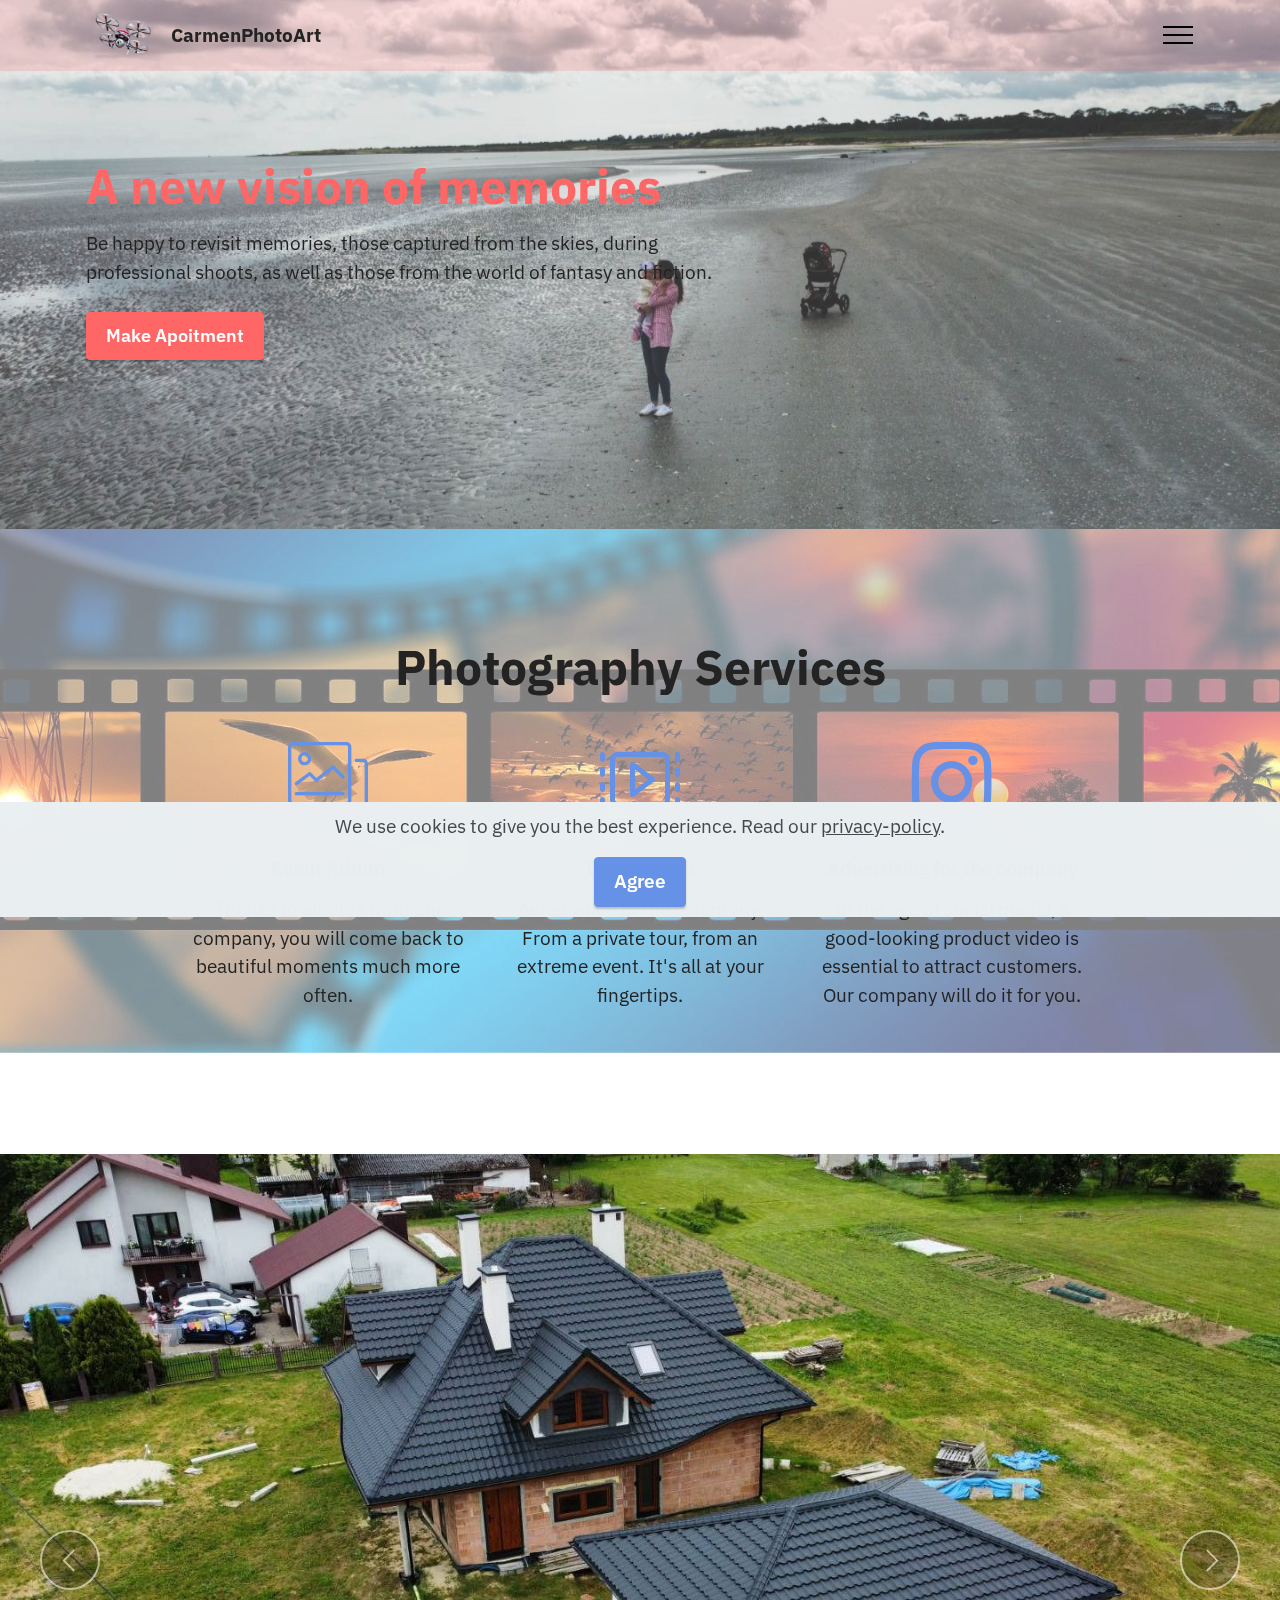
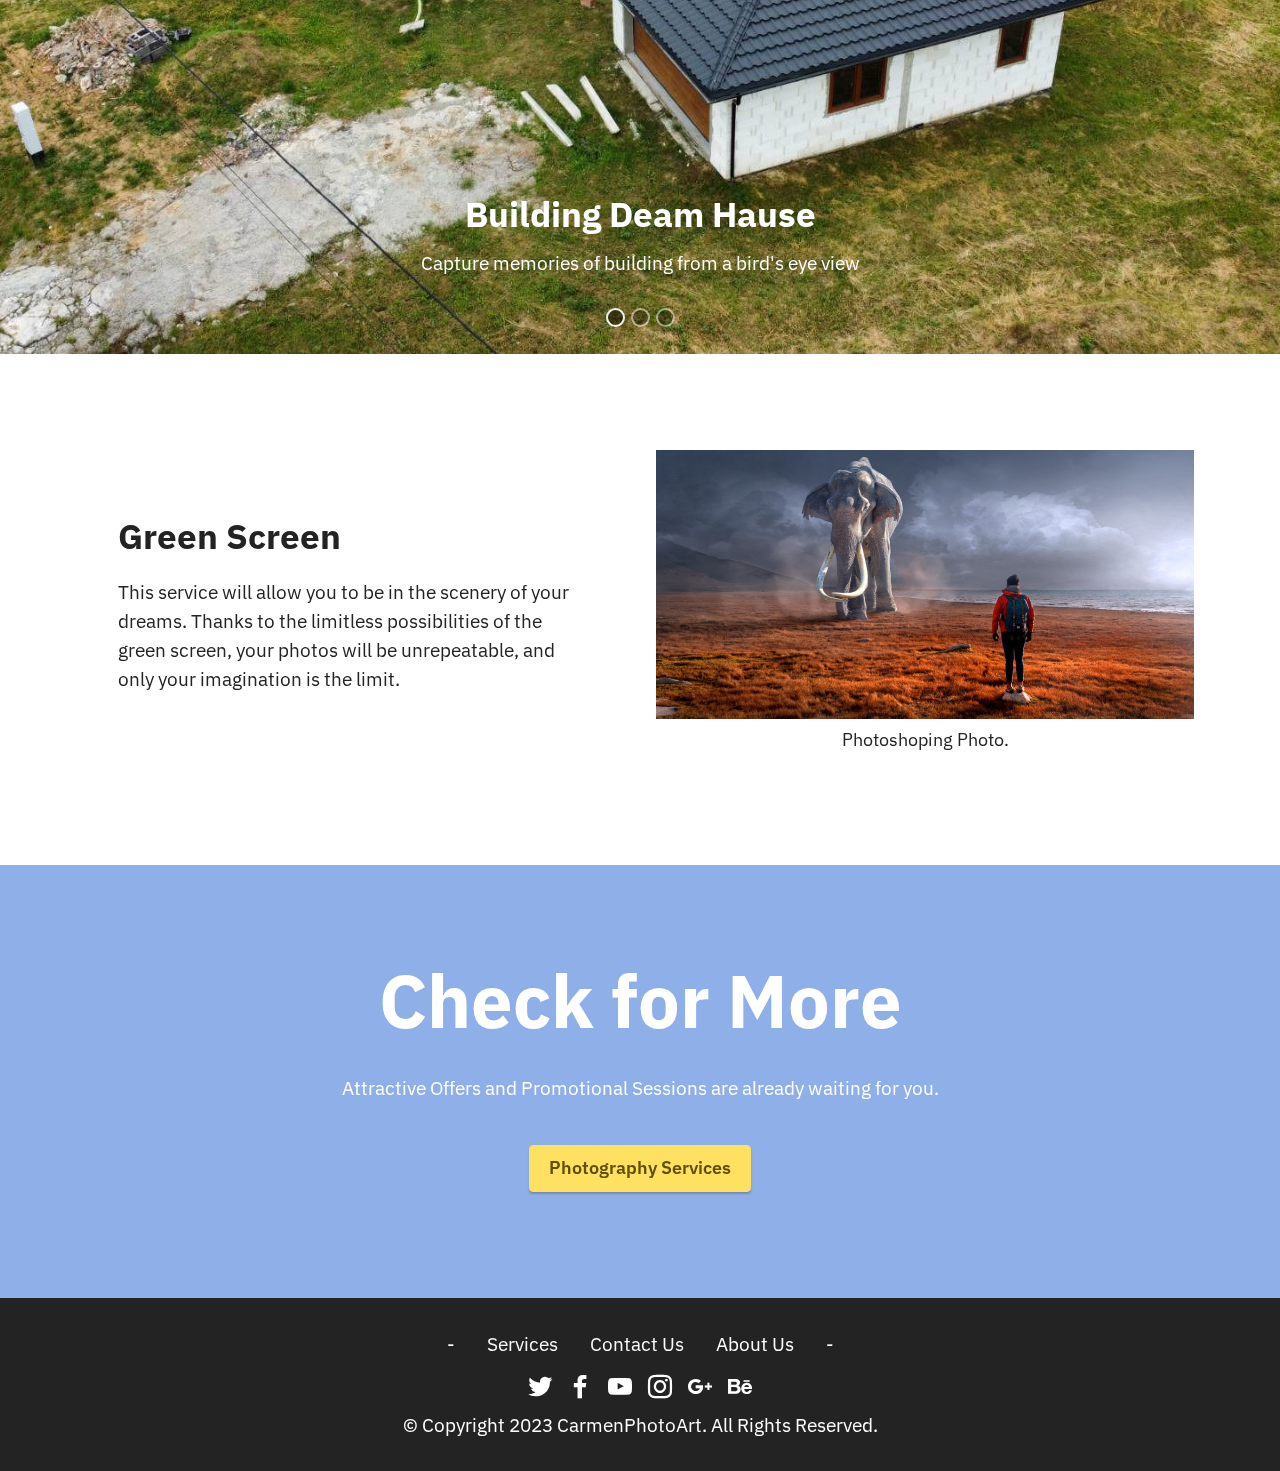
<file: index.html>
<!DOCTYPE html>
<html  >
<head>
  <!-- Site made with Mobirise Website Builder v5.0.29, https://mobirise.com -->
  <meta charset="UTF-8">
  <meta http-equiv="X-UA-Compatible" content="IE=edge">
  <meta name="generator" content="Mobirise v5.0.29, mobirise.com">
  <meta name="twitter:card" content="summary_large_image"/>
  <meta name="twitter:image:src" content="assets/images/index-meta.jpg">
  <meta property="og:image" content="assets/images/index-meta.jpg">
  <meta name="twitter:title" content="Carmen Photograpy ">
  <meta name="viewport" content="width=device-width, initial-scale=1, minimum-scale=1">
  <link rel="shortcut icon" href="assets/images/mbr-96x64.png" type="image/x-icon">
  <meta name="description" content="Carmen Photography Photo Art in Dublin">
  
  
  <title>Carmen Photograpy </title>
  <link rel="stylesheet" href="assets/web/assets/mobirise-icons2/mobirise2.css">
  <link rel="stylesheet" href="assets/web/assets/mobirise-icons/mobirise-icons.css">
  <link rel="stylesheet" href="assets/web/assets/mobirise-icons-bold/mobirise-icons-bold.css">
  <link rel="stylesheet" href="assets/tether/tether.min.css">
  <link rel="stylesheet" href="assets/bootstrap/css/bootstrap.min.css">
  <link rel="stylesheet" href="assets/bootstrap/css/bootstrap-grid.min.css">
  <link rel="stylesheet" href="assets/bootstrap/css/bootstrap-reboot.min.css">
  <link rel="stylesheet" href="assets/dropdown/css/style.css">
  <link rel="stylesheet" href="assets/socicon/css/styles.css">
  <link rel="stylesheet" href="assets/theme/css/style.css">
  <link rel="preload" as="style" href="assets/mobirise/css/mbr-additional.css"><link rel="stylesheet" href="assets/mobirise/css/mbr-additional.css" type="text/css">
  
  
  
  
</head>
<body>
  
  <section class="menu menu3 cid-tVCv2GLLi0" once="menu" id="menu3-n">
    
    <nav class="navbar navbar-dropdown navbar-fixed-top collapsed">
        <div class="container">
            <div class="navbar-brand">
                <span class="navbar-logo">
                    <a href="index.html">
                        <img src="assets/images/mbr-96x64.png" alt="Mobirise" style="height: 3rem;">
                    </a>
                </span>
                <span class="navbar-caption-wrap"><a class="navbar-caption text-black text-primary display-7" href="index.html">CarmenPhotoArt</a></span>
            </div>
            <button class="navbar-toggler" type="button" data-toggle="collapse" data-target="#navbarSupportedContent" aria-controls="navbarNavAltMarkup" aria-expanded="false" aria-label="Toggle navigation">
                <div class="hamburger">
                    <span></span>
                    <span></span>
                    <span></span>
                    <span></span>
                </div>
            </button>
            <div class="collapse navbar-collapse" id="navbarSupportedContent">
                <ul class="navbar-nav nav-dropdown nav-right" data-app-modern-menu="true"><li class="nav-item"><a class="nav-link link text-black text-primary display-4" href="page3.html">
                            About us</a></li>
                    <li class="nav-item"><a class="nav-link link text-black text-primary display-4" href="page8.html">
                            Services</a></li>
                    <li class="nav-item"><a class="nav-link link text-black text-primary display-4" href="page7.html">Contact</a>
                    </li></ul>
                <div class="icons-menu">
                    
                        <span class="p-2 mbr-iconfont socicon-facebook socicon"></span>
                    
                    
                        <span class="p-2 mbr-iconfont socicon-twitter socicon"></span>
                    
                    
                        <span class="p-2 mbr-iconfont socicon-instagram socicon"></span>
                    
                    
                </div>
                
            </div>
        </div>
    </nav>
</section>

<section class="engine"><a href="https://mobirise.info/u">bootstrap responsive templates</a></section><section class="header1 cid-tVCvndTCoF mbr-parallax-background" id="header1-o">

    

    <div class="mbr-overlay" style="opacity: 0.2; background-color: rgb(250, 250, 250);"></div>

    <div class="container">
        <div class="row">
            <div class="col-12 col-lg-7">
                <h1 class="mbr-section-title mbr-fonts-style mb-3 display-2"><strong>A new vision of memories</strong></h1>
                
                <p class="mbr-text mbr-fonts-style display-7">
                    Be happy to revisit memories, those captured from the skies, during professional shoots, as well as those from the world of fantasy and fiction.</p>
                <div class="mbr-section-btn mt-3"><a class="btn btn-secondary display-4" href="mailto:carmenphotography@gmail.com">Make Apoitment</a></div>
            </div>
        </div>
    </div>
</section>

<section class="features24 cid-tVCBMrB1Ea mbr-parallax-background" id="features1-r">
    

    <div class="mbr-overlay" style="opacity: 0.5; background-color: rgb(255, 255, 255);">
    </div>
    <div class="container-fluid">
        <div class="row">
            <div class="col-12">
                <h3 class="mbr-section-title mbr-fonts-style align-center mb-0 display-2"><strong>Photography Services</strong></h3>
                
            </div>
            <div class="card col-12 col-md-6 col-lg-3">
                <div class="card-wrapper">
                    <div class="card-box align-center">
                        <span class="mbr-iconfont mbri-photos"></span>
                        <h5 class="card-title align-center mbr-fonts-style display-7"><strong>Event Album</strong></h5>
                        <p class="card-text align-center mbr-fonts-style display-7">Thanks to albums from our company, you will come back to beautiful moments much more often.</p>
                    </div>
                </div>
            </div>
            <div class="card col-12 col-md-6 col-lg-3">
                <div class="card-wrapper">
                    <div class="card-box align-center">
                        <span class="mbr-iconfont mbrib-video-play"></span>
                        <h5 class="card-title align-center mbr-fonts-style display-7"><strong>Drone Video</strong></h5>
                        <p class="card-text align-center mbr-fonts-style display-7">Aerial video of the ceremony. From a private tour, from an extreme event. It's all at your fingertips.</p>
                    </div>
                </div>
            </div>
            <div class="card col-12 col-md-6 col-lg-3">
                <div class="card-wrapper">
                    <div class="card-box align-center">
                        <span class="mbr-iconfont socicon-instagram socicon"></span>
                        <h5 class="card-title align-center mbr-fonts-style display-7"><strong>Advertising for the company
</strong></h5>
                        <p class="card-text align-center mbr-fonts-style display-7">In the age of social media, a good-looking product video is essential to attract customers. Our company will do it for you.</p>
                    </div>
                </div>
            </div>
            
        </div>
    </div>
</section>

<section class="slider1 cid-tVCDMgB7sB" id="slider1-10">
    
    <div class="carousel slide" id="tVIHun52PQ" data-interval="5000">
        <ol class="carousel-indicators">
            <li data-slide-to="0" class="active" data-target="#tVIHun52PQ"></li>
            <li data-slide-to="1" data-target="#tVIHun52PQ"></li>
            <li data-slide-to="2" data-target="#tVIHun52PQ"></li>
        </ol>
        <div class="carousel-inner">
            <div class="carousel-item slider-image item active">
                <div class="item-wrapper">
                    <img class="d-block w-100" src="assets/images/2-1600x900.jpg">
                    
                    <div class="carousel-caption">
                        <h5 class="mbr-section-subtitle mbr-fonts-style display-5"><strong>Building Deam Hause</strong></h5>
                        <p class="mbr-section-text mbr-fonts-style display-7">Capture memories of building from a bird's eye view</p>
                    </div>
                </div>
            </div>
            <div class="carousel-item slider-image item">
                <div class="item-wrapper">
                    <img class="d-block w-100" src="assets/images/3-1600x900.jpg">
                    
                    <div class="carousel-caption">
                        <h5 class="mbr-section-subtitle mbr-fonts-style display-5">
                            <strong>Ceremony</strong></h5>
                        <p class="mbr-section-text mbr-fonts-style display-7">The most important moments captured in the best way
<br></p>
                    </div>
                </div>
            </div>
            <div class="carousel-item slider-image item">
                <div class="item-wrapper">
                    <img class="d-block w-100" src="assets/images/1-1-1600x900.jpg">
                    
                    <div class="carousel-caption">
                        <h5 class="mbr-section-subtitle mbr-fonts-style display-5"><strong>Private Sessions</strong></h5>
                        <p class="mbr-section-text mbr-fonts-style display-7">Happiness visible in the pictures or video</p>
                    </div>
                </div>
            </div>
        </div>
        <a class="carousel-control carousel-control-prev" role="button" data-slide="prev" href="#tVIHun52PQ">
            <span class="mobi-mbri mobi-mbri-arrow-prev" aria-hidden="true"></span>
            <span class="sr-only">Previous</span>
        </a>
        <a class="carousel-control carousel-control-next" role="button" data-slide="next" href="#tVIHun52PQ">
            <span class="mobi-mbri mobi-mbri-arrow-next" aria-hidden="true"></span>
            <span class="sr-only">Next</span>
        </a>
    </div>
</section>

<section class="image2 cid-tVCKynmltF" id="image2-13">
    

    

    <div class="container">
        <div class="row align-items-center">
            <div class="col-12 col-lg-6">
                <div class="image-wrapper">
                    <img src="assets/images/mbr-1076x538.jpg" alt="Mobirise">
                    <p class="mbr-description mbr-fonts-style mt-2 align-center display-4">Photoshoping Photo.</p>
                </div>
            </div>
            <div class="col-12 col-lg">
                <div class="text-wrapper">
                    <h3 class="mbr-section-title mbr-fonts-style mb-3 display-5">
                        <strong>Green Screen</strong></h3>
                    <p class="mbr-text mbr-fonts-style display-7">
                        This service will allow you to be in the scenery of your dreams. Thanks to the limitless possibilities of the green screen, your photos will be unrepeatable, and only your imagination is the limit.&nbsp;</p>
                </div>
            </div>
        </div>
    </div>
</section>

<section class="info3 cid-tVCGPXNeg0 mbr-parallax-background" id="info3-12">

    

    <div class="mbr-overlay" style="opacity: 0.6; background-color: rgb(68, 121, 217);">
    </div>
    <div class="container">
        <div class="row justify-content-center">
            <div class="card col-12 col-lg-10">
                <div class="card-wrapper">
                    <div class="card-box align-center">
                        <h4 class="card-title mbr-fonts-style align-center mb-4 display-1">
                            <strong>Check for More</strong></h4>
                        <p class="mbr-text mbr-fonts-style mb-4 display-7">
                            Attractive Offers and Promotional Sessions are already waiting for you.</p>
                        <div class="mbr-section-btn mt-3"><a class="btn btn-warning display-4" href="page3.html">Photography Services</a></div>
                    </div>
                </div>
            </div>
        </div>
    </div>
</section>

<section class="footer3 cid-tVCD7y3DHV" once="footers" id="footer3-y">

    

    

    <div class="container">
        <div class="media-container-row align-center mbr-white">
            <div class="row row-links">
                <ul class="foot-menu">
                    
                    
                    
                    
                    
                <li class="foot-menu-item mbr-fonts-style display-7">-</li><li class="foot-menu-item mbr-fonts-style display-7">
                        <a class="text-white" href="#" target="_blank">Services</a>
                    </li><li class="foot-menu-item mbr-fonts-style display-7">
                        <a class="text-white" href="#" target="_blank">Contact Us</a>
                    </li><li class="foot-menu-item mbr-fonts-style display-7">About Us</li><li class="foot-menu-item mbr-fonts-style display-7">-</li></ul>
            </div>
            <div class="row social-row">
                <div class="social-list align-right pb-2">
                    
                    
                    
                    
                    
                    
                <div class="soc-item">
                        
                            <span class="mbr-iconfont mbr-iconfont-social socicon-twitter socicon"></span>
                        
                    </div><div class="soc-item">
                        
                            <span class="mbr-iconfont mbr-iconfont-social socicon-facebook socicon"></span>
                        
                    </div><div class="soc-item">
                        
                            <span class="mbr-iconfont mbr-iconfont-social socicon-youtube socicon"></span>
                        
                    </div><div class="soc-item">
                        
                            <span class="mbr-iconfont mbr-iconfont-social socicon-instagram socicon"></span>
                        
                    </div><div class="soc-item">
                        
                            <span class="mbr-iconfont mbr-iconfont-social socicon-googleplus socicon"></span>
                        
                    </div><div class="soc-item">
                        
                            <span class="mbr-iconfont mbr-iconfont-social socicon-behance socicon"></span>
                        
                    </div></div>
            </div>
            <div class="row row-copirayt">
                <p class="mbr-text mb-0 mbr-fonts-style mbr-white align-center display-7">
                    © Copyright 2023 CarmenPhotoArt. All Rights Reserved.
                </p>
            </div>
        </div>
    </div>
</section>


  <script src="assets/web/assets/jquery/jquery.min.js"></script>
  <script src="assets/popper/popper.min.js"></script>
  <script src="assets/tether/tether.min.js"></script>
  <script src="assets/bootstrap/js/bootstrap.min.js"></script>
  <script src="assets/web/assets/cookies-alert-plugin/cookies-alert-core.js"></script>
  <script src="assets/web/assets/cookies-alert-plugin/cookies-alert-script.js"></script>
  <script src="assets/smoothscroll/smooth-scroll.js"></script>
  <script src="assets/dropdown/js/nav-dropdown.js"></script>
  <script src="assets/dropdown/js/navbar-dropdown.js"></script>
  <script src="assets/touchswipe/jquery.touch-swipe.min.js"></script>
  <script src="assets/parallax/jarallax.min.js"></script>
  <script src="assets/theme/js/script.js"></script>
  
  
  
<input name="cookieData" type="hidden" data-cookie-customDialogSelector='null' data-cookie-colorText='#424a4d' data-cookie-colorBg='rgba(234, 239, 241, 0.99)' data-cookie-textButton='Agree' data-cookie-colorButton='' data-cookie-colorLink='#424a4d' data-cookie-underlineLink='true' data-cookie-text="We use cookies to give you the best experience. Read our <a href='privacy-policy.html'>privacy-policy</a>.">
  </body>
</html>
</file>
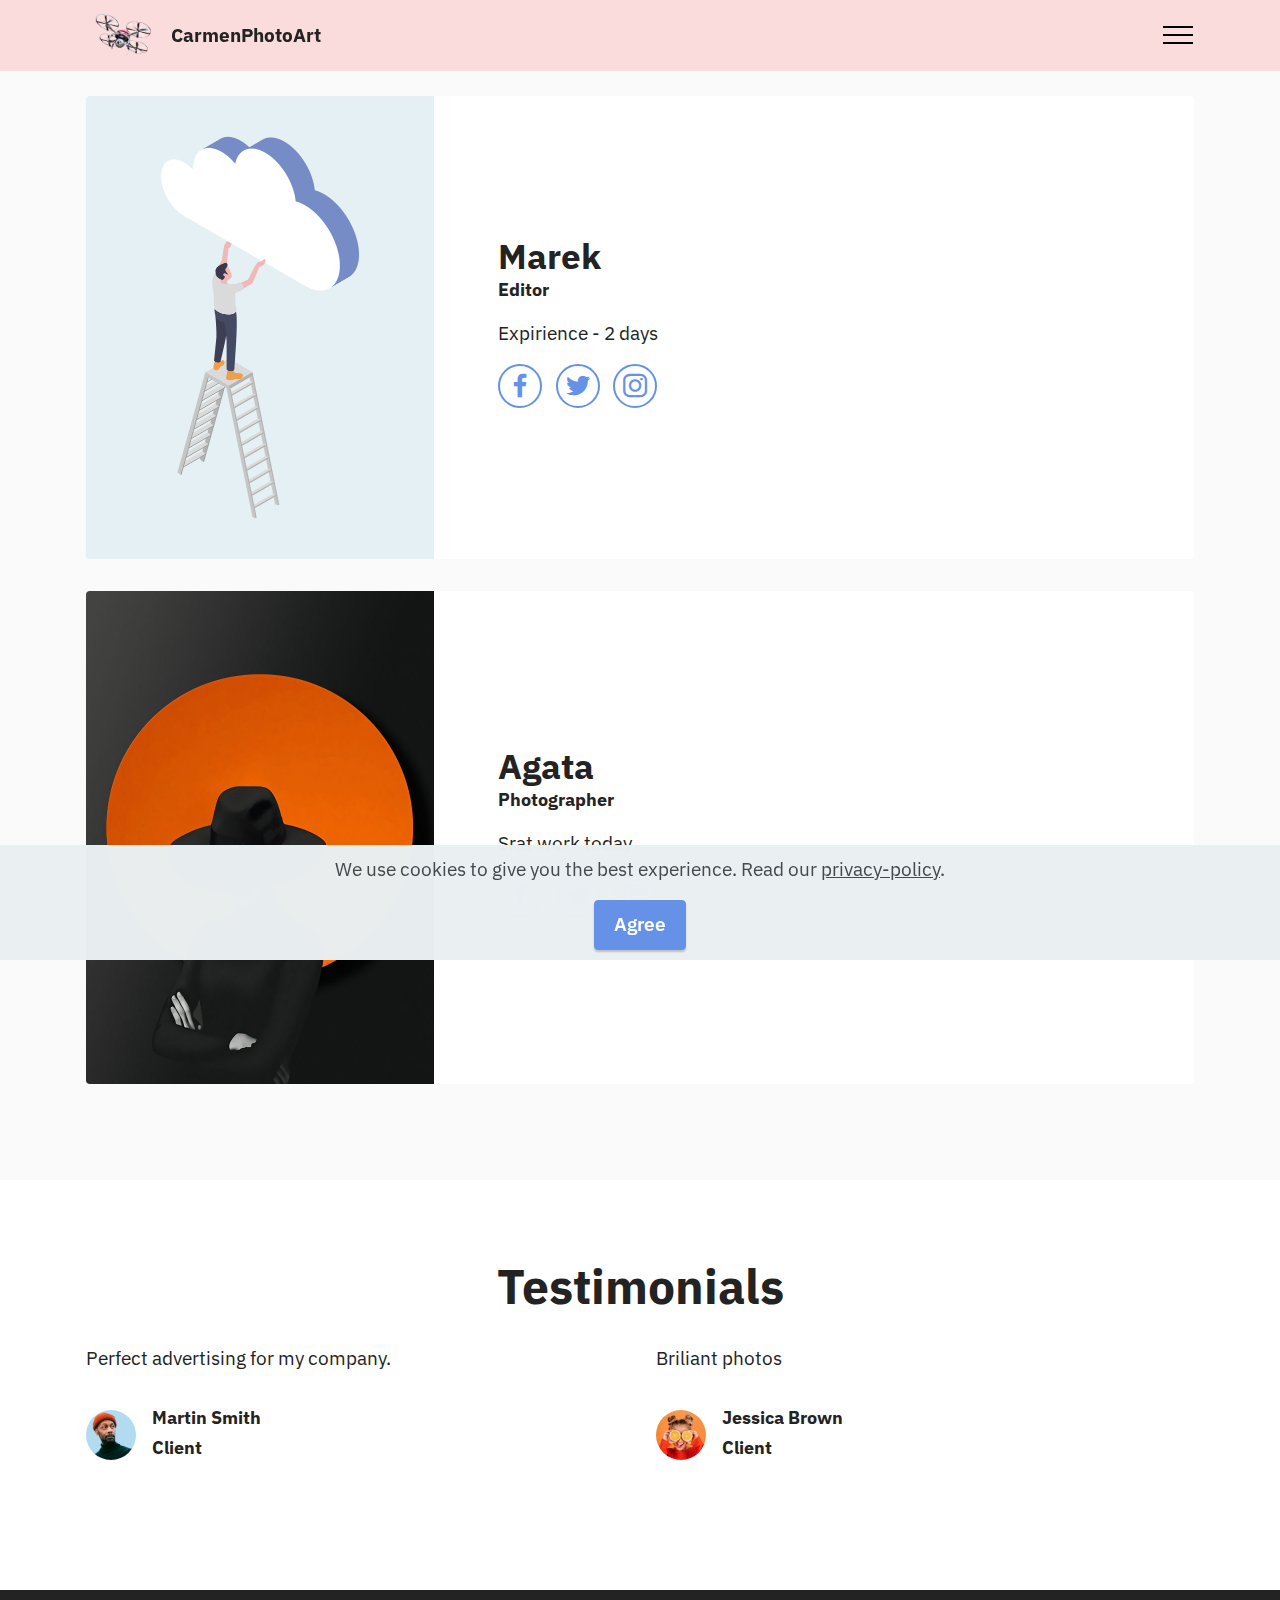
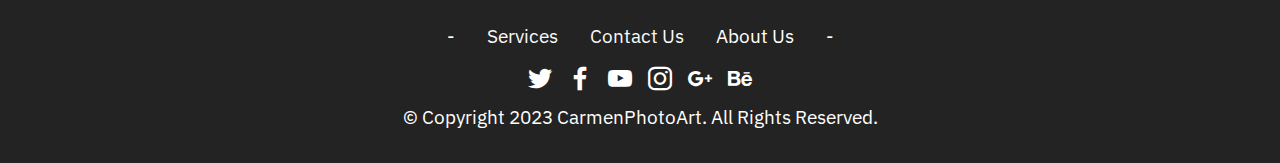
<file: page3.html>
<!DOCTYPE html>
<html  >
<head>
  <!-- Site made with Mobirise Website Builder v5.0.29, https://mobirise.com -->
  <meta charset="UTF-8">
  <meta http-equiv="X-UA-Compatible" content="IE=edge">
  <meta name="generator" content="Mobirise v5.0.29, mobirise.com">
  <meta name="viewport" content="width=device-width, initial-scale=1, minimum-scale=1">
  <link rel="shortcut icon" href="assets/images/mbr-96x64.png" type="image/x-icon">
  <meta name="description" content="">
  
  
  <title>au</title>
  <link rel="stylesheet" href="assets/web/assets/mobirise-icons2/mobirise2.css">
  <link rel="stylesheet" href="assets/tether/tether.min.css">
  <link rel="stylesheet" href="assets/bootstrap/css/bootstrap.min.css">
  <link rel="stylesheet" href="assets/bootstrap/css/bootstrap-grid.min.css">
  <link rel="stylesheet" href="assets/bootstrap/css/bootstrap-reboot.min.css">
  <link rel="stylesheet" href="assets/dropdown/css/style.css">
  <link rel="stylesheet" href="assets/socicon/css/styles.css">
  <link rel="stylesheet" href="assets/theme/css/style.css">
  <link rel="preload" as="style" href="assets/mobirise/css/mbr-additional.css"><link rel="stylesheet" href="assets/mobirise/css/mbr-additional.css" type="text/css">
  
  
  
  
</head>
<body>
  
  <section class="menu menu3 cid-tVCXSYJ1vp" once="menu" id="menu3-1x">
    
    <nav class="navbar navbar-dropdown navbar-fixed-top collapsed">
        <div class="container">
            <div class="navbar-brand">
                <span class="navbar-logo">
                    <a href="index.html">
                        <img src="assets/images/mbr-96x64.png" alt="Mobirise" style="height: 3rem;">
                    </a>
                </span>
                <span class="navbar-caption-wrap"><a class="navbar-caption text-black text-primary display-7" href="index.html">CarmenPhotoArt</a></span>
            </div>
            <button class="navbar-toggler" type="button" data-toggle="collapse" data-target="#navbarSupportedContent" aria-controls="navbarNavAltMarkup" aria-expanded="false" aria-label="Toggle navigation">
                <div class="hamburger">
                    <span></span>
                    <span></span>
                    <span></span>
                    <span></span>
                </div>
            </button>
            <div class="collapse navbar-collapse" id="navbarSupportedContent">
                <ul class="navbar-nav nav-dropdown nav-right" data-app-modern-menu="true"><li class="nav-item"><a class="nav-link link text-black text-primary display-4" href="page3.html">
                            About us</a></li>
                    <li class="nav-item"><a class="nav-link link text-black text-primary display-4" href="page8.html">
                            Services</a></li>
                    <li class="nav-item"><a class="nav-link link text-black text-primary display-4" href="page7.html">Contact</a>
                    </li></ul>
                <div class="icons-menu">
                    
                        <span class="p-2 mbr-iconfont socicon-facebook socicon"></span>
                    
                    
                        <span class="p-2 mbr-iconfont socicon-twitter socicon"></span>
                    
                    
                        <span class="p-2 mbr-iconfont socicon-instagram socicon"></span>
                    
                    
                </div>
                
            </div>
        </div>
    </nav>
</section>

<section class="engine"><a href="https://mobirise.info/j">website templates</a></section><section class="team2 cid-tVCY0seALW" xmlns="http://www.w3.org/1999/html" id="team2-21">
    
    
    <div class="container">
        <div class="card">
            <div class="card-wrapper">
                <div class="row align-items-center">
                    <div class="col-12 col-md-4">
                        <div class="image-wrapper">
                            <img src="assets/images/mbr-696x925.png" alt="Mobirise">
                        </div>
                    </div>
                    <div class="col-12 col-md">
                        <div class="card-box">
                            <h5 class="card-title mbr-fonts-style m-0 display-5">
                                <strong>Marek</strong></h5>
                            <h6 class="card-subtitle mbr-fonts-style mb-3 display-4">
                                <strong>Editor&nbsp;</strong></h6>
                            <p class="mbr-text mbr-fonts-style display-7">Expirience - 2 days</p>
                            <div class="social-row display-7">
                                <div class="soc-item">
                                    
                                        <span class="mbr-iconfont socicon-facebook socicon"></span>
                                    
                                </div>
                                <div class="soc-item">
                                    
                                        <span class="mbr-iconfont socicon-twitter socicon"></span>
                                    
                                </div>
                                <div class="soc-item">
                                    
                                        <span class="mbr-iconfont socicon-instagram socicon"></span>
                                    
                                </div>
                                
                                
                            </div>
                        </div>
                    </div>
                </div>
            </div>
        </div>
        <div class="card">
            <div class="card-wrapper">
                <div class="row align-items-center">
                    <div class="col-12 col-md-4">
                        <div class="image-wrapper">
                            <img src="assets/images/mbr-696x986.jpg" alt="Mobirise">
                        </div>
                    </div>
                    <div class="col-12 col-md">
                        <div class="card-box">
                            <h5 class="card-title mbr-fonts-style m-0 display-5">
                                <strong>Agata</strong></h5>
                            <h6 class="card-subtitle mbr-fonts-style mb-3 display-4"><strong>Photographer</strong></h6>
                            <p class="mbr-text mbr-fonts-style display-7">
                                Srat work today</p>
                            <div class="social-row display-7">
                                <div class="soc-item">
                                    
                                        <span class="mbr-iconfont socicon-facebook socicon"></span>
                                    
                                </div>
                                <div class="soc-item">
                                    
                                        <span class="mbr-iconfont socicon-twitter socicon"></span>
                                    
                                </div>
                                <div class="soc-item">
                                    
                                        <span class="mbr-iconfont socicon-instagram socicon"></span>
                                    
                                </div>
                                
                                
                            </div>
                        </div>
                    </div>
                </div>
            </div>
        </div>
        
    </div>
</section>

<section class="testimonials2 cid-tVCY10Lie3" id="testimonials2-22">
    
    
    <div class="container">
        <h3 class="mbr-section-title mbr-fonts-style align-center mb-4 display-2">
            <strong>Testimonials</strong>
        </h3>
        <div class="row justify-content-center">
            <div class="card col-12 col-md-6">
                <p class="mbr-text mbr-fonts-style mb-4 display-7">Perfect advertising for my company.</p>
                <div class="d-flex mb-md-0 mb-4">
                    <div class="image-wrapper">
                        <img src="assets/images/team1.jpg" alt="Mobirise">
                    </div>
                    <div class="text-wrapper">
                        <p class="name mbr-fonts-style mb-1 display-4">
                            <strong>Martin Smith</strong>
                        </p>
                        <p class="position mbr-fonts-style display-4">
                            <strong>Client</strong>
                        </p>
                    </div>
                </div>
            </div>
            <div class="card col-12 col-md-6">
                <p class="mbr-text mbr-fonts-style mb-4 display-7">Briliant photos</p>
                <div class="d-flex mb-md-0 mb-4">
                    <div class="image-wrapper">
                        <img src="assets/images/team2.jpg" alt="Mobirise">
                    </div>
                    <div class="text-wrapper">
                        <p class="name mbr-fonts-style mb-1 display-4">
                            <strong>Jessica Brown</strong>
                        </p>
                        <p class="position mbr-fonts-style display-4">
                            <strong>Client</strong>
                        </p>
                    </div>
                </div>
            </div>
        </div>
    </div>
</section>

<section class="footer3 cid-tVCXSZFmzh" once="footers" id="footer3-20">

    

    

    <div class="container">
        <div class="media-container-row align-center mbr-white">
            <div class="row row-links">
                <ul class="foot-menu">
                    
                    
                    
                    
                    
                <li class="foot-menu-item mbr-fonts-style display-7">-</li><li class="foot-menu-item mbr-fonts-style display-7">
                        <a class="text-white" href="#" target="_blank">Services</a>
                    </li><li class="foot-menu-item mbr-fonts-style display-7">
                        <a class="text-white" href="#" target="_blank">Contact Us</a>
                    </li><li class="foot-menu-item mbr-fonts-style display-7">About Us</li><li class="foot-menu-item mbr-fonts-style display-7">-</li></ul>
            </div>
            <div class="row social-row">
                <div class="social-list align-right pb-2">
                    
                    
                    
                    
                    
                    
                <div class="soc-item">
                        
                            <span class="mbr-iconfont mbr-iconfont-social socicon-twitter socicon"></span>
                        
                    </div><div class="soc-item">
                        
                            <span class="mbr-iconfont mbr-iconfont-social socicon-facebook socicon"></span>
                        
                    </div><div class="soc-item">
                        
                            <span class="mbr-iconfont mbr-iconfont-social socicon-youtube socicon"></span>
                        
                    </div><div class="soc-item">
                        
                            <span class="mbr-iconfont mbr-iconfont-social socicon-instagram socicon"></span>
                        
                    </div><div class="soc-item">
                        
                            <span class="mbr-iconfont mbr-iconfont-social socicon-googleplus socicon"></span>
                        
                    </div><div class="soc-item">
                        
                            <span class="mbr-iconfont mbr-iconfont-social socicon-behance socicon"></span>
                        
                    </div></div>
            </div>
            <div class="row row-copirayt">
                <p class="mbr-text mb-0 mbr-fonts-style mbr-white align-center display-7">
                    © Copyright 2023 CarmenPhotoArt. All Rights Reserved.
                </p>
            </div>
        </div>
    </div>
</section>


  <script src="assets/web/assets/jquery/jquery.min.js"></script>
  <script src="assets/popper/popper.min.js"></script>
  <script src="assets/tether/tether.min.js"></script>
  <script src="assets/bootstrap/js/bootstrap.min.js"></script>
  <script src="assets/web/assets/cookies-alert-plugin/cookies-alert-core.js"></script>
  <script src="assets/web/assets/cookies-alert-plugin/cookies-alert-script.js"></script>
  <script src="assets/smoothscroll/smooth-scroll.js"></script>
  <script src="assets/dropdown/js/nav-dropdown.js"></script>
  <script src="assets/dropdown/js/navbar-dropdown.js"></script>
  <script src="assets/touchswipe/jquery.touch-swipe.min.js"></script>
  <script src="assets/theme/js/script.js"></script>
  
  
  
<input name="cookieData" type="hidden" data-cookie-customDialogSelector='null' data-cookie-colorText='#424a4d' data-cookie-colorBg='rgba(234, 239, 241, 0.99)' data-cookie-textButton='Agree' data-cookie-colorButton='' data-cookie-colorLink='#424a4d' data-cookie-underlineLink='true' data-cookie-text="We use cookies to give you the best experience. Read our <a href='privacy-policy.html'>privacy-policy</a>.">
  </body>
</html>
</file>
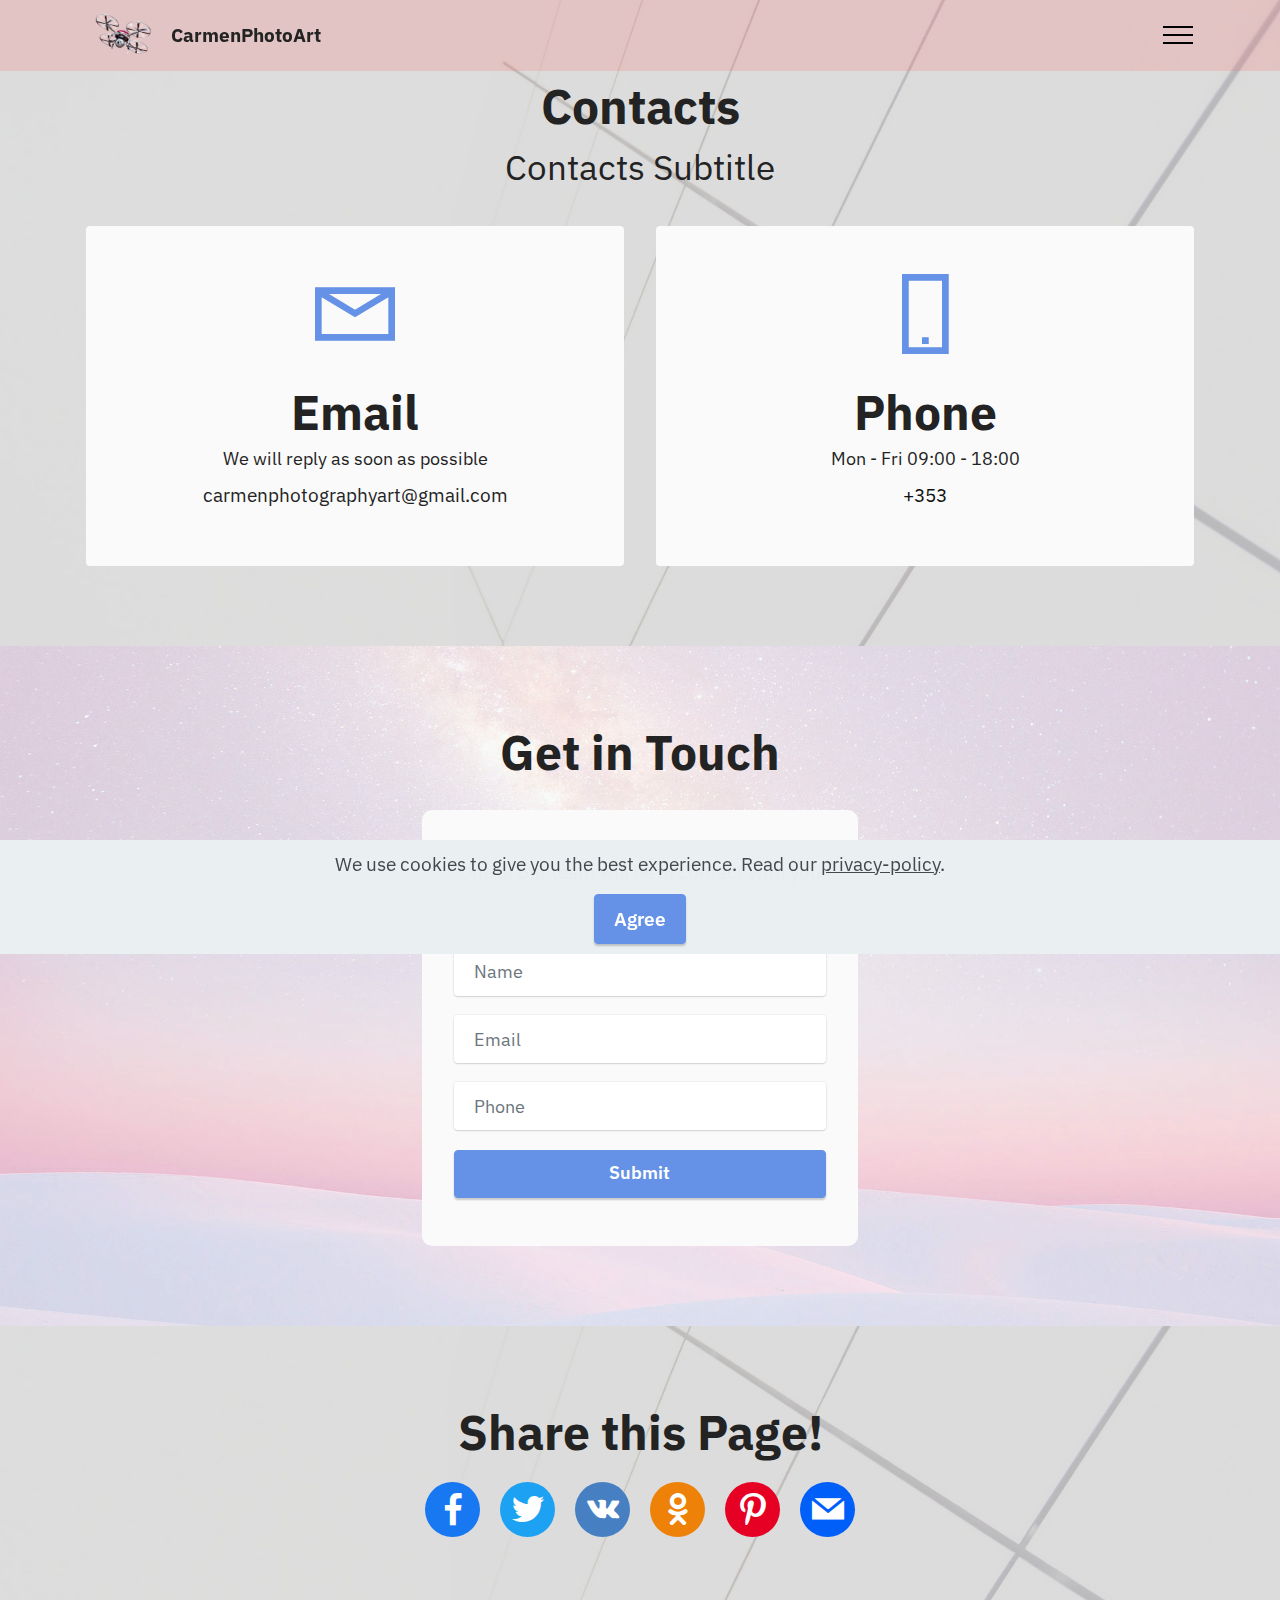
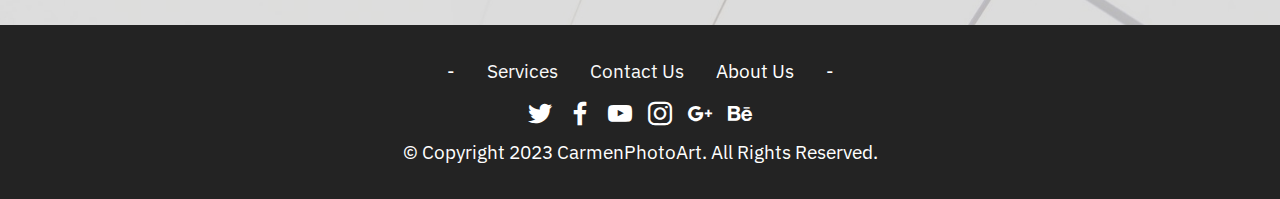
<file: page7.html>
<!DOCTYPE html>
<html  >
<head>
  <!-- Site made with Mobirise Website Builder v5.0.29, https://mobirise.com -->
  <meta charset="UTF-8">
  <meta http-equiv="X-UA-Compatible" content="IE=edge">
  <meta name="generator" content="Mobirise v5.0.29, mobirise.com">
  <meta name="viewport" content="width=device-width, initial-scale=1, minimum-scale=1">
  <link rel="shortcut icon" href="assets/images/mbr-96x64.png" type="image/x-icon">
  <meta name="description" content="">
  
  
  <title>con</title>
  <link rel="stylesheet" href="assets/web/assets/mobirise-icons2/mobirise2.css">
  <link rel="stylesheet" href="assets/tether/tether.min.css">
  <link rel="stylesheet" href="assets/bootstrap/css/bootstrap.min.css">
  <link rel="stylesheet" href="assets/bootstrap/css/bootstrap-grid.min.css">
  <link rel="stylesheet" href="assets/bootstrap/css/bootstrap-reboot.min.css">
  <link rel="stylesheet" href="assets/dropdown/css/style.css">
  <link rel="stylesheet" href="assets/formstyler/jquery.formstyler.css">
  <link rel="stylesheet" href="assets/formstyler/jquery.formstyler.theme.css">
  <link rel="stylesheet" href="assets/datepicker/jquery.datetimepicker.min.css">
  <link rel="stylesheet" href="assets/socicon/css/styles.css">
  <link rel="stylesheet" href="assets/theme/css/style.css">
  <link rel="preload" as="style" href="assets/mobirise/css/mbr-additional.css"><link rel="stylesheet" href="assets/mobirise/css/mbr-additional.css" type="text/css">
  
  
  
  
</head>
<body>
  
  <section class="menu menu3 cid-tVCTrrSLJ3" once="menu" id="menu3-1f">
    
    <nav class="navbar navbar-dropdown navbar-fixed-top collapsed">
        <div class="container">
            <div class="navbar-brand">
                <span class="navbar-logo">
                    <a href="index.html">
                        <img src="assets/images/mbr-96x64.png" alt="Mobirise" style="height: 3rem;">
                    </a>
                </span>
                <span class="navbar-caption-wrap"><a class="navbar-caption text-black text-primary display-7" href="index.html">CarmenPhotoArt</a></span>
            </div>
            <button class="navbar-toggler" type="button" data-toggle="collapse" data-target="#navbarSupportedContent" aria-controls="navbarNavAltMarkup" aria-expanded="false" aria-label="Toggle navigation">
                <div class="hamburger">
                    <span></span>
                    <span></span>
                    <span></span>
                    <span></span>
                </div>
            </button>
            <div class="collapse navbar-collapse" id="navbarSupportedContent">
                <ul class="navbar-nav nav-dropdown nav-right" data-app-modern-menu="true"><li class="nav-item"><a class="nav-link link text-black text-primary display-4" href="page3.html">
                            About us</a></li>
                    <li class="nav-item"><a class="nav-link link text-black text-primary display-4" href="page8.html">
                            Services</a></li>
                    <li class="nav-item"><a class="nav-link link text-black text-primary display-4" href="page7.html">Contact</a>
                    </li></ul>
                <div class="icons-menu">
                    
                        <span class="p-2 mbr-iconfont socicon-facebook socicon"></span>
                    
                    
                        <span class="p-2 mbr-iconfont socicon-twitter socicon"></span>
                    
                    
                        <span class="p-2 mbr-iconfont socicon-instagram socicon"></span>
                    
                    
                </div>
                
            </div>
        </div>
    </nav>
</section>

<section class="engine"><a href="https://mobirise.info/u">bootstrap responsive templates</a></section><section class="contacts1 cid-tVCTW9Xwjm" id="contacts1-1o">

    

    <div class="mbr-overlay" style="opacity: 0.5; background-color: rgb(187, 187, 187);">
    </div>
    <div class="container">
        <div class="mbr-section-head">
            <h3 class="mbr-section-title mbr-fonts-style align-center mb-0 display-2">
                <strong>Contacts</strong>
            </h3>
            <h4 class="mbr-section-subtitle mbr-fonts-style align-center mb-0 mt-2 display-5">
                Contacts Subtitle
            </h4>
        </div>
        <div class="row justify-content-center mt-4">
            <div class="card col-12 col-lg-6">
                <div class="card-wrapper">
                    <div class="card-box align-center">
                        <div class="image-wrapper">
                            <span class="mbr-iconfont mobi-mbri-letter mobi-mbri"></span>
                        </div>
                        <h4 class="card-title mbr-fonts-style mb-2 display-2">
                            <strong>Email</strong>
                        </h4>
                        <p class="mbr-text mbr-fonts-style mb-2 display-4">
                            We will reply as soon as possible</p>
                        <h5 class="link mbr-fonts-style display-7">carmenphotographyart@gmail.com</h5>
                    </div>
                </div>
            </div>
            <div class="card col-12 col-lg-6">
                <div class="card-wrapper">
                    <div class="card-box align-center">
                        <div class="image-wrapper">
                            <span class="mbr-iconfont mobi-mbri-mobile-2 mobi-mbri"></span>
                        </div>
                        <h4 class="card-title mbr-fonts-style align-center mb-2 display-2">
                            <strong>Phone</strong>
                        </h4>
                        <p class="mbr-text mbr-fonts-style mb-2 display-4">
                            Mon - Fri 09:00 - 18:00</p>
                        <h5 class="link mbr-black mbr-fonts-style display-7">+353</h5>
                    </div>
                </div>
            </div>
        </div>
    </div>
</section>

<section class="form7 cid-tVCTF9dfx8" id="form7-1m">
    
    <div class="mbr-overlay"></div>
    <div class="container">
        <div class="mbr-section-head">
            <h3 class="mbr-section-title mbr-fonts-style align-center mb-0 display-2">
                <strong>Get in Touch</strong>
            </h3>
            
        </div>
        <div class="row justify-content-center mt-4">
            <div class="col-lg-8 mx-auto mbr-form" data-form-type="formoid">
                <form action="https://mobirise.eu/" method="POST" class="mbr-form form-with-styler mx-auto" data-form-title="Form Name"><input type="hidden" name="email" data-form-email="true" value="HbOpnEzim3e40n+G9MH9JymjSHtsN2B45AnHM/TgG81TCCcNaOnX5mqBewnVzLJ1jmx6z20AYRj+kMtGsFaKW1VZj+jD1bKT3/+hI4Ee72NlNl75ygmcgW+4kxc5UnnN">
                    <p class="mbr-text mbr-fonts-style align-center mb-4 display-7">
                        One of our team will be in contact with you shortly.
                    </p>
                    <div class="">
                        <div hidden="hidden" data-form-alert="" class="alert alert-success col-12">Thanks for filling
                            out the form!</div>
                        <div hidden="hidden" data-form-alert-danger="" class="alert alert-danger col-12">Oops...! some
                            problem!</div>
                    </div>
                    <div class="dragArea row">
                        <div class="col-lg-12 col-md-12 col-sm-12 form-group" data-for="name">
                            <input type="text" name="name" placeholder="Name" data-form-field="name" class="form-control" value="" id="name-form7-1m">
                        </div>
                        <div class="col-lg-12 col-md-12 col-sm-12 form-group" data-for="email">
                            <input type="email" name="email" placeholder="Email" data-form-field="email" class="form-control" value="" id="email-form7-1m">
                        </div>
                        <div data-for="phone" class="col-lg-12 col-md-12 col-sm-12 form-group">
                            <input type="tel" name="phone" placeholder="Phone" data-form-field="phone" class="form-control" pattern="[0-9]{3}-[0-9]{3}-[0-9]{4}" value="" id="phone-form7-1m">
                        </div>
                        <div class="col-auto mbr-section-btn align-center"><button type="submit" class="btn btn-primary display-4">Submit</button></div>
                    </div>
                </form>
            </div>
        </div>
    </div>
</section>

<section class="social1 cid-tVCTPfs7I4" id="share1-1n">
    
    
    <div class="mbr-overlay" style="opacity: 0.5; background-color: rgb(187, 187, 187);">
    </div>

    <div class="container">
        <div class="media-container-row">
            <div class="col-12">
                <h3 class="mbr-section-title mb-3 align-center mbr-fonts-style display-2">
                    <strong>Share this Page!</strong>
                </h3>
                <div>
                    <div class="mbr-social-likes align-center">
                        <span class="btn btn-social socicon-bg-facebook facebook m-2" title="Share link on Facebook">
                            <i class="socicon socicon-facebook"></i>
                        </span>
                        <span class="btn btn-social twitter socicon-bg-twitter m-2" title="Share link on Twitter">
                            <i class="socicon socicon-twitter"></i>
                        </span>
                        <span class="btn btn-social vkontakte socicon-bg-vkontakte m-2" title="Share link on VKontakte">
                            <i class="socicon socicon-vkontakte"></i>
                        </span>
                        <span class="btn btn-social odnoklassniki socicon-bg-odnoklassniki m-2" title="Share link on Odnoklassniki">
                            <i class="socicon socicon-odnoklassniki"></i>
                        </span>
                        <span class="btn btn-social pinterest socicon-bg-pinterest m-2" title="Share link on Pinterest">
                            <i class="socicon socicon-pinterest"></i>
                        </span>
                        <span class="btn btn-social mailru socicon-bg-mail m-2" title="Share link on Mailru">
                            <i class="socicon socicon-mail"></i>
                        </span>
                    </div>
                </div>
            </div>
        </div>
    </div>
</section>

<section class="footer3 cid-tVCTrthFyy" once="footers" id="footer3-1l">

    

    

    <div class="container">
        <div class="media-container-row align-center mbr-white">
            <div class="row row-links">
                <ul class="foot-menu">
                    
                    
                    
                    
                    
                <li class="foot-menu-item mbr-fonts-style display-7">-</li><li class="foot-menu-item mbr-fonts-style display-7">
                        <a class="text-white" href="#" target="_blank">Services</a>
                    </li><li class="foot-menu-item mbr-fonts-style display-7">
                        <a class="text-white" href="#" target="_blank">Contact Us</a>
                    </li><li class="foot-menu-item mbr-fonts-style display-7">About Us</li><li class="foot-menu-item mbr-fonts-style display-7">-</li></ul>
            </div>
            <div class="row social-row">
                <div class="social-list align-right pb-2">
                    
                    
                    
                    
                    
                    
                <div class="soc-item">
                        
                            <span class="mbr-iconfont mbr-iconfont-social socicon-twitter socicon"></span>
                        
                    </div><div class="soc-item">
                        
                            <span class="mbr-iconfont mbr-iconfont-social socicon-facebook socicon"></span>
                        
                    </div><div class="soc-item">
                        
                            <span class="mbr-iconfont mbr-iconfont-social socicon-youtube socicon"></span>
                        
                    </div><div class="soc-item">
                        
                            <span class="mbr-iconfont mbr-iconfont-social socicon-instagram socicon"></span>
                        
                    </div><div class="soc-item">
                        
                            <span class="mbr-iconfont mbr-iconfont-social socicon-googleplus socicon"></span>
                        
                    </div><div class="soc-item">
                        
                            <span class="mbr-iconfont mbr-iconfont-social socicon-behance socicon"></span>
                        
                    </div></div>
            </div>
            <div class="row row-copirayt">
                <p class="mbr-text mb-0 mbr-fonts-style mbr-white align-center display-7">
                    © Copyright 2023 CarmenPhotoArt. All Rights Reserved.
                </p>
            </div>
        </div>
    </div>
</section>


  <script src="assets/web/assets/jquery/jquery.min.js"></script>
  <script src="assets/popper/popper.min.js"></script>
  <script src="assets/tether/tether.min.js"></script>
  <script src="assets/bootstrap/js/bootstrap.min.js"></script>
  <script src="assets/web/assets/cookies-alert-plugin/cookies-alert-core.js"></script>
  <script src="assets/web/assets/cookies-alert-plugin/cookies-alert-script.js"></script>
  <script src="assets/smoothscroll/smooth-scroll.js"></script>
  <script src="assets/dropdown/js/nav-dropdown.js"></script>
  <script src="assets/dropdown/js/navbar-dropdown.js"></script>
  <script src="assets/touchswipe/jquery.touch-swipe.min.js"></script>
  <script src="assets/formstyler/jquery.formstyler.js"></script>
  <script src="assets/formstyler/jquery.formstyler.min.js"></script>
  <script src="assets/datepicker/jquery.datetimepicker.full.js"></script>
  <script src="assets/sociallikes/social-likes.js"></script>
  <script src="assets/theme/js/script.js"></script>
  <script src="assets/formoid/formoid.min.js"></script>
  
  
  
<input name="cookieData" type="hidden" data-cookie-customDialogSelector='null' data-cookie-colorText='#424a4d' data-cookie-colorBg='rgba(234, 239, 241, 0.99)' data-cookie-textButton='Agree' data-cookie-colorButton='' data-cookie-colorLink='#424a4d' data-cookie-underlineLink='true' data-cookie-text="We use cookies to give you the best experience. Read our <a href='privacy-policy.html'>privacy-policy</a>.">
  </body>
</html>
</file>
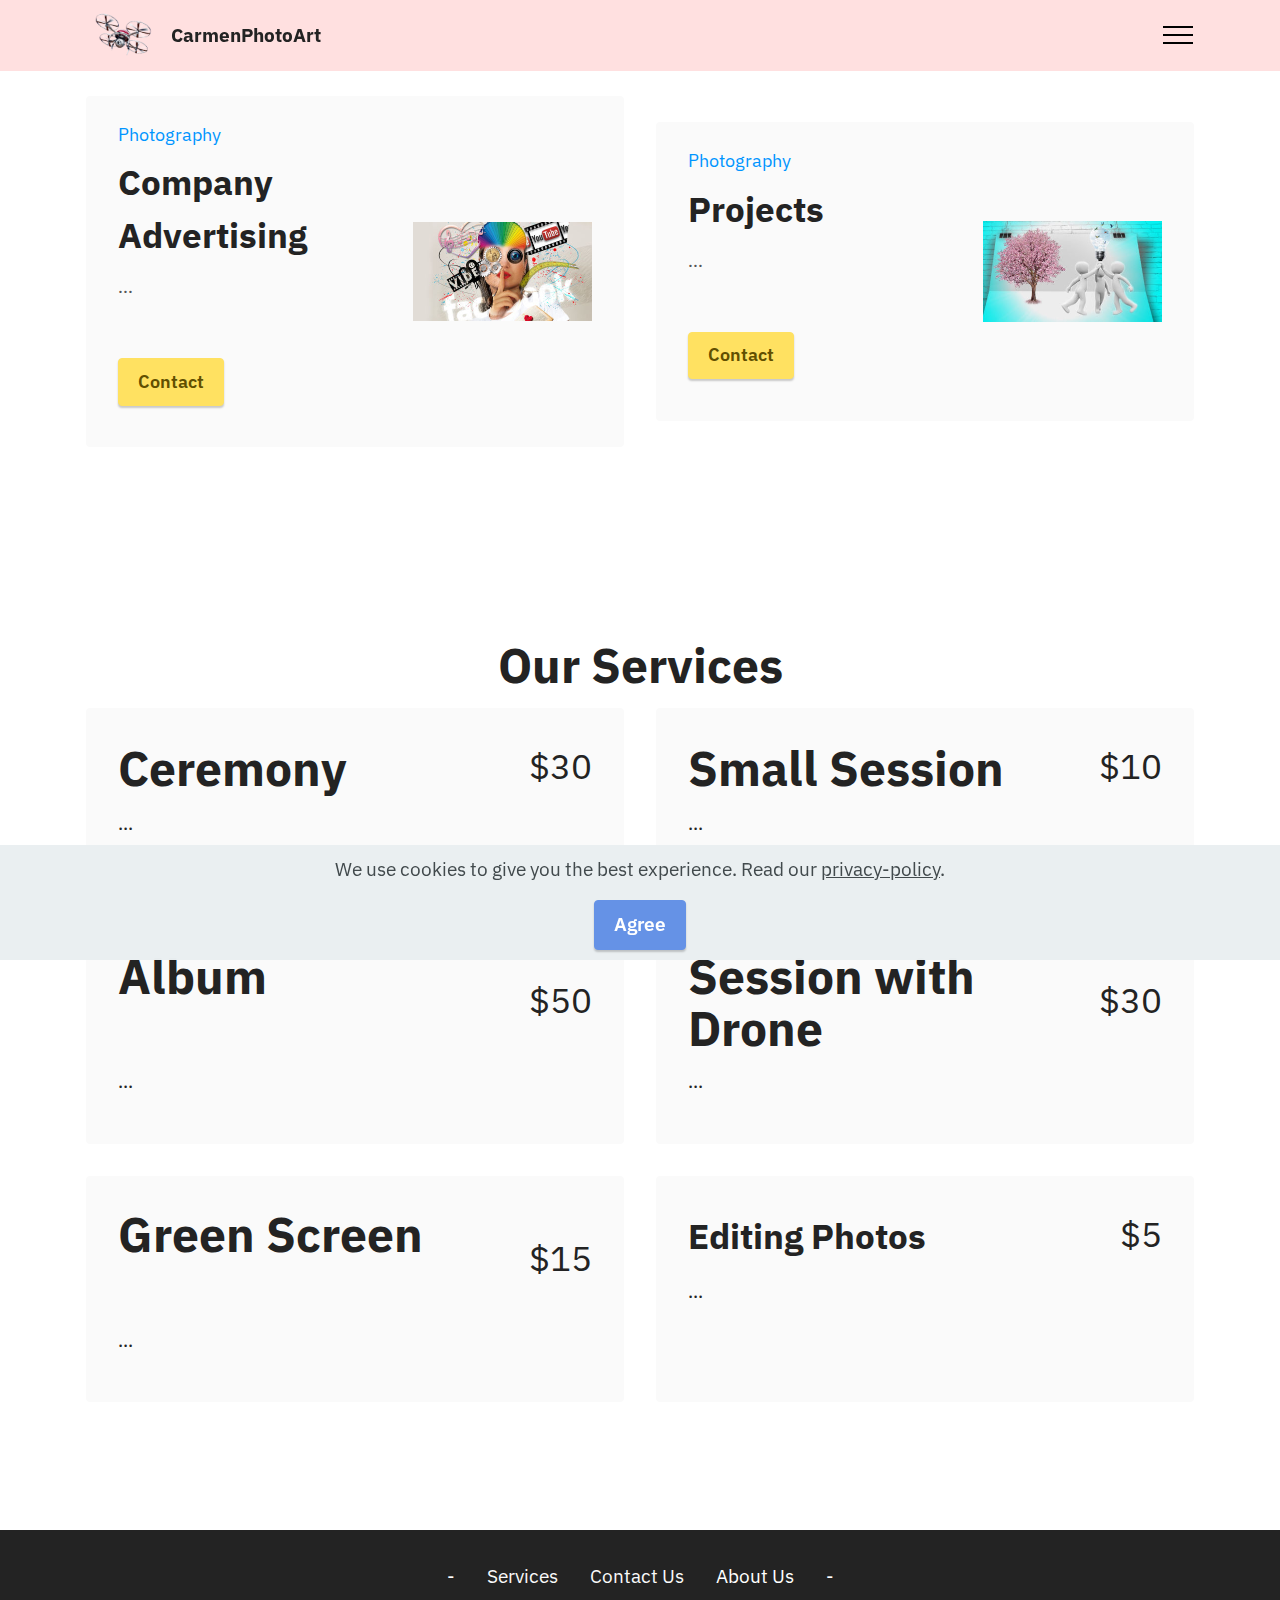
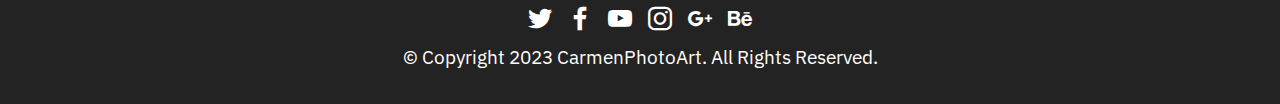
<file: page8.html>
<!DOCTYPE html>
<html  >
<head>
  <!-- Site made with Mobirise Website Builder v5.0.29, https://mobirise.com -->
  <meta charset="UTF-8">
  <meta http-equiv="X-UA-Compatible" content="IE=edge">
  <meta name="generator" content="Mobirise v5.0.29, mobirise.com">
  <meta name="viewport" content="width=device-width, initial-scale=1, minimum-scale=1">
  <link rel="shortcut icon" href="assets/images/mbr-96x64.png" type="image/x-icon">
  <meta name="description" content="">
  
  
  <title>ser</title>
  <link rel="stylesheet" href="assets/web/assets/mobirise-icons2/mobirise2.css">
  <link rel="stylesheet" href="assets/tether/tether.min.css">
  <link rel="stylesheet" href="assets/bootstrap/css/bootstrap.min.css">
  <link rel="stylesheet" href="assets/bootstrap/css/bootstrap-grid.min.css">
  <link rel="stylesheet" href="assets/bootstrap/css/bootstrap-reboot.min.css">
  <link rel="stylesheet" href="assets/dropdown/css/style.css">
  <link rel="stylesheet" href="assets/socicon/css/styles.css">
  <link rel="stylesheet" href="assets/theme/css/style.css">
  <link rel="preload" as="style" href="assets/mobirise/css/mbr-additional.css"><link rel="stylesheet" href="assets/mobirise/css/mbr-additional.css" type="text/css">
  
  
  
  
</head>
<body>
  
  <section class="menu menu3 cid-tVCUXyaUMZ" once="menu" id="menu3-1p">
    
    <nav class="navbar navbar-dropdown navbar-fixed-top collapsed">
        <div class="container">
            <div class="navbar-brand">
                <span class="navbar-logo">
                    <a href="index.html">
                        <img src="assets/images/mbr-96x64.png" alt="Mobirise" style="height: 3rem;">
                    </a>
                </span>
                <span class="navbar-caption-wrap"><a class="navbar-caption text-black text-primary display-7" href="index.html">CarmenPhotoArt</a></span>
            </div>
            <button class="navbar-toggler" type="button" data-toggle="collapse" data-target="#navbarSupportedContent" aria-controls="navbarNavAltMarkup" aria-expanded="false" aria-label="Toggle navigation">
                <div class="hamburger">
                    <span></span>
                    <span></span>
                    <span></span>
                    <span></span>
                </div>
            </button>
            <div class="collapse navbar-collapse" id="navbarSupportedContent">
                <ul class="navbar-nav nav-dropdown nav-right" data-app-modern-menu="true"><li class="nav-item"><a class="nav-link link text-black text-primary display-4" href="page3.html">
                            About us</a></li>
                    <li class="nav-item"><a class="nav-link link text-black text-primary display-4" href="page8.html">
                            Services</a></li>
                    <li class="nav-item"><a class="nav-link link text-black text-primary display-4" href="page7.html">Contact</a>
                    </li></ul>
                <div class="icons-menu">
                    
                        <span class="p-2 mbr-iconfont socicon-facebook socicon"></span>
                    
                    
                        <span class="p-2 mbr-iconfont socicon-twitter socicon"></span>
                    
                    
                        <span class="p-2 mbr-iconfont socicon-instagram socicon"></span>
                    
                    
                </div>
                
            </div>
        </div>
    </nav>
</section>

<section class="engine"><a href="https://mobirise.info/m">site design templates</a></section><section class="features4 cid-tVCVGaLG1k" id="features5-1u">

    

    
    <div class="container">
        <div class="row">
            <div class="col-12 col-lg-6">
                <div class="card-wrapper">
                    <div class="row">
                        <div class="col-12 col-md-7">
                            <div class="text-wrapper">
                                <h6 class="card-subtitle mbr-fonts-style mb-2 display-4">
                                    Photography</h6>
                                <h5 class="card-title mbr-fonts-style display-5">
                                    <strong>Company Advertising</strong></h5>
                                <p class="mbr-text mbr-fonts-style mb-5 display-4">...</p>
                                <div class="mbr-section-btn"><a href="page5.html" class="btn btn-warning display-4">Contact</a></div>
                            </div>
                        </div>
                        <div class="col-12 col-md-5">
                            <div class="img-wrapper">
                                <img src="assets/images/mbr-357x198.jpg" alt="Mobirise">
                            </div>
                        </div>
                    </div>
                </div>
            </div>
            <div class="col-12 col-lg-6">
                <div class="card-wrapper">
                    <div class="row">
                        <div class="col-12 col-md-7">
                            <div class="text-wrapper">
                                <h6 class="card-subtitle mbr-fonts-style mb-2 display-4">Photography</h6>
                                <h5 class="card-title mbr-fonts-style display-5">
                                    <strong>Projects</strong></h5>
                                <p class="mbr-text mbr-fonts-style mb-5 display-4">...</p>
                                <div class="mbr-section-btn"><a href="page5.html" class="btn btn-warning display-4">Contact</a></div>
                            </div>
                        </div>
                        <div class="col-12 col-md-5">
                            <div class="img-wrapper">
                                <img src="assets/images/mbr-357x201.jpg" alt="Mobirise">
                            </div>
                        </div>
                    </div>
                </div>
            </div>
        </div>
    </div>
</section>

<section class="features7 cid-tVCVHVBWNJ" id="features8-1v">
    <!---->
    
    
    <div class="container">
        <div class="row">
            <div class="title col-12">
                <h5 class="mbr-section-title mbr-fonts-style mb-3 display-2">
                    <strong>Our Services</strong></h5>
                
            </div>
            <div class="card col-12 col-md-6">
                <div class="card-wrapper">
                    <div class="top-line">
                        <h6 class="card-title mbr-fonts-style display-2"><strong>Ceremony</strong></h6>
                        <p class="mbr-text cost mbr-fonts-style display-5">$30</p>
                    </div>
                    <div class="bottom-line">
                        <p class="mbr-text mbr-fonts-style display-7">
                            ...</p>
                    </div>
                </div>
            </div>
            <div class="card col-12 col-md-6">
                <div class="card-wrapper">
                    <div class="top-line">
                        <h6 class="card-title mbr-fonts-style display-2"><strong>Small Session&nbsp; &nbsp; &nbsp; &nbsp;&nbsp;</strong></h6>
                        <p class="mbr-text cost mbr-fonts-style display-5">$10</p>
                    </div>
                    <div class="bottom-line">
                        <p class="mbr-text mbr-fonts-style display-7">
                            ...</p>
                    </div>
                </div>
            </div>
            <div class="card col-12 col-md-6">
                <div class="card-wrapper">
                    <div class="top-line">
                        <h6 class="card-title mbr-fonts-style display-2"><strong>Album</strong>&nbsp; &nbsp; &nbsp; &nbsp; &nbsp; &nbsp; &nbsp; &nbsp; &nbsp; &nbsp; &nbsp; &nbsp; &nbsp;</h6>
                        <p class="mbr-text cost mbr-fonts-style display-5">$50</p>
                    </div>
                    <div class="bottom-line">
                        <p class="mbr-text mbr-fonts-style display-7">
                            ...</p>
                    </div>
                </div>
            </div>
            <div class="card col-12 col-md-6">
                <div class="card-wrapper">
                    <div class="top-line">
                        <h6 class="card-title mbr-fonts-style display-2"><strong>Session with Drone</strong>&nbsp; &nbsp; &nbsp; &nbsp; &nbsp; &nbsp; &nbsp; &nbsp; &nbsp; &nbsp; &nbsp; &nbsp; &nbsp;</h6>
                        <p class="mbr-text cost mbr-fonts-style display-5">$30</p>
                    </div>
                    <div class="bottom-line">
                        <p class="mbr-text mbr-fonts-style display-7">
                            ...</p>
                    </div>
                </div>
            </div>
            <div class="card col-12 col-md-6">
                <div class="card-wrapper">
                    <div class="top-line">
                        <h6 class="card-title mbr-fonts-style display-2"><strong>Green Screen</strong>&nbsp; &nbsp; &nbsp; &nbsp; &nbsp; &nbsp; &nbsp; &nbsp; &nbsp; &nbsp; &nbsp; &nbsp; &nbsp;</h6>
                        <p class="mbr-text cost mbr-fonts-style display-5">$15</p>
                    </div>
                    <div class="bottom-line">
                        <p class="mbr-text mbr-fonts-style display-7">
                            ...</p>
                    </div>
                </div>
            </div>
            <div class="card col-12 col-md-6">
                <div class="card-wrapper">
                    <div class="top-line">
                        <h6 class="card-title mbr-fonts-style display-5">
                            <strong>Editing Photos</strong>
                        </h6>
                        <p class="mbr-text cost mbr-fonts-style display-5">$5</p>
                    </div>
                    <div class="bottom-line">
                        <p class="mbr-text mbr-fonts-style display-7">
                            ...</p>
                    </div>
                </div>
            </div>
            
            
            
            
            
            
        </div>
    </div>
</section>

<section class="footer3 cid-tVCUXz5t2W" once="footers" id="footer3-1t">

    

    

    <div class="container">
        <div class="media-container-row align-center mbr-white">
            <div class="row row-links">
                <ul class="foot-menu">
                    
                    
                    
                    
                    
                <li class="foot-menu-item mbr-fonts-style display-7">-</li><li class="foot-menu-item mbr-fonts-style display-7">
                        <a class="text-white" href="#" target="_blank">Services</a>
                    </li><li class="foot-menu-item mbr-fonts-style display-7">
                        <a class="text-white" href="#" target="_blank">Contact Us</a>
                    </li><li class="foot-menu-item mbr-fonts-style display-7">About Us</li><li class="foot-menu-item mbr-fonts-style display-7">-</li></ul>
            </div>
            <div class="row social-row">
                <div class="social-list align-right pb-2">
                    
                    
                    
                    
                    
                    
                <div class="soc-item">
                        
                            <span class="mbr-iconfont mbr-iconfont-social socicon-twitter socicon"></span>
                        
                    </div><div class="soc-item">
                        
                            <span class="mbr-iconfont mbr-iconfont-social socicon-facebook socicon"></span>
                        
                    </div><div class="soc-item">
                        
                            <span class="mbr-iconfont mbr-iconfont-social socicon-youtube socicon"></span>
                        
                    </div><div class="soc-item">
                        
                            <span class="mbr-iconfont mbr-iconfont-social socicon-instagram socicon"></span>
                        
                    </div><div class="soc-item">
                        
                            <span class="mbr-iconfont mbr-iconfont-social socicon-googleplus socicon"></span>
                        
                    </div><div class="soc-item">
                        
                            <span class="mbr-iconfont mbr-iconfont-social socicon-behance socicon"></span>
                        
                    </div></div>
            </div>
            <div class="row row-copirayt">
                <p class="mbr-text mb-0 mbr-fonts-style mbr-white align-center display-7">
                    © Copyright 2023 CarmenPhotoArt. All Rights Reserved.
                </p>
            </div>
        </div>
    </div>
</section>


  <script src="assets/web/assets/jquery/jquery.min.js"></script>
  <script src="assets/popper/popper.min.js"></script>
  <script src="assets/tether/tether.min.js"></script>
  <script src="assets/bootstrap/js/bootstrap.min.js"></script>
  <script src="assets/web/assets/cookies-alert-plugin/cookies-alert-core.js"></script>
  <script src="assets/web/assets/cookies-alert-plugin/cookies-alert-script.js"></script>
  <script src="assets/smoothscroll/smooth-scroll.js"></script>
  <script src="assets/dropdown/js/nav-dropdown.js"></script>
  <script src="assets/dropdown/js/navbar-dropdown.js"></script>
  <script src="assets/touchswipe/jquery.touch-swipe.min.js"></script>
  <script src="assets/theme/js/script.js"></script>
  
  
  
<input name="cookieData" type="hidden" data-cookie-customDialogSelector='null' data-cookie-colorText='#424a4d' data-cookie-colorBg='rgba(234, 239, 241, 0.99)' data-cookie-textButton='Agree' data-cookie-colorButton='' data-cookie-colorLink='#424a4d' data-cookie-underlineLink='true' data-cookie-text="We use cookies to give you the best experience. Read our <a href='privacy-policy.html'>privacy-policy</a>.">
  </body>
</html>
</file>
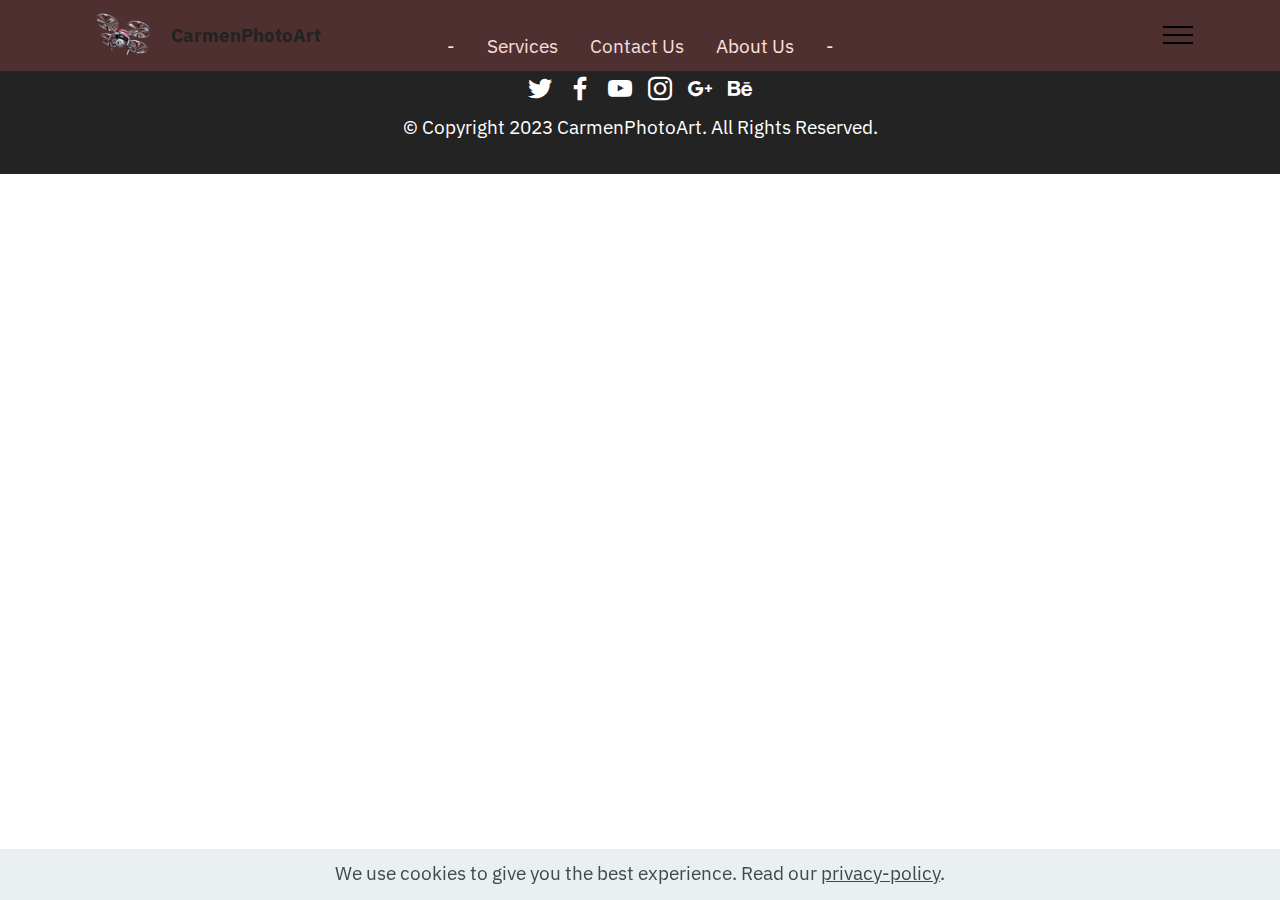
<file: privacy-policy.html.html>
<!DOCTYPE html>
<html  >
<head>
  <!-- Site made with Mobirise Website Builder v5.0.29, https://mobirise.com -->
  <meta charset="UTF-8">
  <meta http-equiv="X-UA-Compatible" content="IE=edge">
  <meta name="generator" content="Mobirise v5.0.29, mobirise.com">
  <meta name="viewport" content="width=device-width, initial-scale=1, minimum-scale=1">
  <link rel="shortcut icon" href="assets/images/mbr-96x64.png" type="image/x-icon">
  <meta name="description" content="">
  
  
  <title>privacy-policy</title>
  <link rel="stylesheet" href="assets/tether/tether.min.css">
  <link rel="stylesheet" href="assets/bootstrap/css/bootstrap.min.css">
  <link rel="stylesheet" href="assets/bootstrap/css/bootstrap-grid.min.css">
  <link rel="stylesheet" href="assets/bootstrap/css/bootstrap-reboot.min.css">
  <link rel="stylesheet" href="assets/dropdown/css/style.css">
  <link rel="stylesheet" href="assets/socicon/css/styles.css">
  <link rel="stylesheet" href="assets/theme/css/style.css">
  <link rel="preload" as="style" href="assets/mobirise/css/mbr-additional.css"><link rel="stylesheet" href="assets/mobirise/css/mbr-additional.css" type="text/css">
  
  
  
  
</head>
<body>
  
  <section class="menu menu3 cid-tVCv2GLLi0" once="menu" id="menu3-23">
    
    <nav class="navbar navbar-dropdown navbar-fixed-top collapsed">
        <div class="container">
            <div class="navbar-brand">
                <span class="navbar-logo">
                    <a href="index.html">
                        <img src="assets/images/mbr-96x64.png" alt="Mobirise" style="height: 3rem;">
                    </a>
                </span>
                <span class="navbar-caption-wrap"><a class="navbar-caption text-black text-primary display-7" href="index.html">CarmenPhotoArt</a></span>
            </div>
            <button class="navbar-toggler" type="button" data-toggle="collapse" data-target="#navbarSupportedContent" aria-controls="navbarNavAltMarkup" aria-expanded="false" aria-label="Toggle navigation">
                <div class="hamburger">
                    <span></span>
                    <span></span>
                    <span></span>
                    <span></span>
                </div>
            </button>
            <div class="collapse navbar-collapse" id="navbarSupportedContent">
                <ul class="navbar-nav nav-dropdown nav-right" data-app-modern-menu="true"><li class="nav-item"><a class="nav-link link text-black text-primary display-4" href="page3.html">
                            About us</a></li>
                    <li class="nav-item"><a class="nav-link link text-black text-primary display-4" href="page8.html">
                            Services</a></li>
                    <li class="nav-item"><a class="nav-link link text-black text-primary display-4" href="page7.html">Contact</a>
                    </li></ul>
                <div class="icons-menu">
                    
                        <span class="p-2 mbr-iconfont socicon-facebook socicon"></span>
                    
                    
                        <span class="p-2 mbr-iconfont socicon-twitter socicon"></span>
                    
                    
                        <span class="p-2 mbr-iconfont socicon-instagram socicon"></span>
                    
                    
                </div>
                
            </div>
        </div>
    </nav>
</section>

<section class="engine"><a href="https://mobirise.info/w">html5 templates</a></section><section class="footer3 cid-tVCD7y3DHV" once="footers" id="footer3-24">

    

    

    <div class="container">
        <div class="media-container-row align-center mbr-white">
            <div class="row row-links">
                <ul class="foot-menu">
                    
                    
                    
                    
                    
                <li class="foot-menu-item mbr-fonts-style display-7">-</li><li class="foot-menu-item mbr-fonts-style display-7">
                        <a class="text-white" href="#" target="_blank">Services</a>
                    </li><li class="foot-menu-item mbr-fonts-style display-7">
                        <a class="text-white" href="#" target="_blank">Contact Us</a>
                    </li><li class="foot-menu-item mbr-fonts-style display-7">About Us</li><li class="foot-menu-item mbr-fonts-style display-7">-</li></ul>
            </div>
            <div class="row social-row">
                <div class="social-list align-right pb-2">
                    
                    
                    
                    
                    
                    
                <div class="soc-item">
                        
                            <span class="mbr-iconfont mbr-iconfont-social socicon-twitter socicon"></span>
                        
                    </div><div class="soc-item">
                        
                            <span class="mbr-iconfont mbr-iconfont-social socicon-facebook socicon"></span>
                        
                    </div><div class="soc-item">
                        
                            <span class="mbr-iconfont mbr-iconfont-social socicon-youtube socicon"></span>
                        
                    </div><div class="soc-item">
                        
                            <span class="mbr-iconfont mbr-iconfont-social socicon-instagram socicon"></span>
                        
                    </div><div class="soc-item">
                        
                            <span class="mbr-iconfont mbr-iconfont-social socicon-googleplus socicon"></span>
                        
                    </div><div class="soc-item">
                        
                            <span class="mbr-iconfont mbr-iconfont-social socicon-behance socicon"></span>
                        
                    </div></div>
            </div>
            <div class="row row-copirayt">
                <p class="mbr-text mb-0 mbr-fonts-style mbr-white align-center display-7">
                    © Copyright 2023 CarmenPhotoArt. All Rights Reserved.
                </p>
            </div>
        </div>
    </div>
</section>


  <script src="assets/web/assets/jquery/jquery.min.js"></script>
  <script src="assets/popper/popper.min.js"></script>
  <script src="assets/tether/tether.min.js"></script>
  <script src="assets/bootstrap/js/bootstrap.min.js"></script>
  <script src="assets/web/assets/cookies-alert-plugin/cookies-alert-core.js"></script>
  <script src="assets/web/assets/cookies-alert-plugin/cookies-alert-script.js"></script>
  <script src="assets/smoothscroll/smooth-scroll.js"></script>
  <script src="assets/dropdown/js/nav-dropdown.js"></script>
  <script src="assets/dropdown/js/navbar-dropdown.js"></script>
  <script src="assets/touchswipe/jquery.touch-swipe.min.js"></script>
  <script src="assets/theme/js/script.js"></script>
  
  
  
<input name="cookieData" type="hidden" data-cookie-customDialogSelector='null' data-cookie-colorText='#424a4d' data-cookie-colorBg='rgba(234, 239, 241, 0.99)' data-cookie-textButton='Agree' data-cookie-colorButton='' data-cookie-colorLink='#424a4d' data-cookie-underlineLink='true' data-cookie-text="We use cookies to give you the best experience. Read our <a href='privacy-policy.html'>privacy-policy</a>.">
  </body>
</html>
</file>
<file: assets/web/assets/mobirise-icons2/mobirise2.css>
@font-face {
  font-family: 'Moririse2';
  font-display: swap;
  src:  url('mobirise2.eot?f2bix4');
  src:  url('mobirise2.eot?f2bix4#iefix') format('embedded-opentype'),
    url('mobirise2.ttf?f2bix4') format('truetype'),
    url('mobirise2.woff?f2bix4') format('woff'),
    url('mobirise2.svg?f2bix4#mobirise2') format('svg');
  font-weight: normal;
  font-style: normal;
}

[class^="mobi-"], [class*=" mobi-"] {
  /* use !important to prevent issues with browser extensions that change fonts */
  font-family: 'Moririse2' !important;
  speak: none;
  font-style: normal;
  font-weight: normal;
  font-variant: normal;
  text-transform: none;
  line-height: 1;

  /* Better Font Rendering =========== */
  -webkit-font-smoothing: antialiased;
  -moz-osx-font-smoothing: grayscale;
}

.mobi-mbri-add-submenu:before {
  content: "\e900";
}
.mobi-mbri-alert:before {
  content: "\e901";
}
.mobi-mbri-align-center:before {
  content: "\e902";
}
.mobi-mbri-align-justify:before {
  content: "\e903";
}
.mobi-mbri-align-left:before {
  content: "\e904";
}
.mobi-mbri-align-right:before {
  content: "\e905";
}
.mobi-mbri-android:before {
  content: "\e906";
}
.mobi-mbri-apple:before {
  content: "\e907";
}
.mobi-mbri-arrow-down:before {
  content: "\e908";
}
.mobi-mbri-arrow-next:before {
  content: "\e909";
}
.mobi-mbri-arrow-prev:before {
  content: "\e90a";
}
.mobi-mbri-arrow-up:before {
  content: "\e90b";
}
.mobi-mbri-bold:before {
  content: "\e90c";
}
.mobi-mbri-bookmark:before {
  content: "\e90d";
}
.mobi-mbri-bootstrap:before {
  content: "\e90e";
}
.mobi-mbri-briefcase:before {
  content: "\e90f";
}
.mobi-mbri-browse:before {
  content: "\e910";
}
.mobi-mbri-bulleted-list:before {
  content: "\e911";
}
.mobi-mbri-calendar:before {
  content: "\e912";
}
.mobi-mbri-camera:before {
  content: "\e913";
}
.mobi-mbri-cart-add:before {
  content: "\e914";
}
.mobi-mbri-cart-full:before {
  content: "\e915";
}
.mobi-mbri-cash:before {
  content: "\e916";
}
.mobi-mbri-change-style:before {
  content: "\e917";
}
.mobi-mbri-chat:before {
  content: "\e918";
}
.mobi-mbri-clock:before {
  content: "\e919";
}
.mobi-mbri-close:before {
  content: "\e91a";
}
.mobi-mbri-cloud:before {
  content: "\e91b";
}
.mobi-mbri-code:before {
  content: "\e91c";
}
.mobi-mbri-contact-form:before {
  content: "\e91d";
}
.mobi-mbri-credit-card:before {
  content: "\e91e";
}
.mobi-mbri-cursor-click:before {
  content: "\e91f";
}
.mobi-mbri-cust-feedback:before {
  content: "\e920";
}
.mobi-mbri-database:before {
  content: "\e921";
}
.mobi-mbri-delivery:before {
  content: "\e922";
}
.mobi-mbri-desktop:before {
  content: "\e923";
}
.mobi-mbri-devices:before {
  content: "\e924";
}
.mobi-mbri-down:before {
  content: "\e925";
}
.mobi-mbri-download-2:before {
  content: "\e926";
}
.mobi-mbri-download:before {
  content: "\e927";
}
.mobi-mbri-drag-n-drop-2:before {
  content: "\e928";
}
.mobi-mbri-drag-n-drop:before {
  content: "\e929";
}
.mobi-mbri-edit-2:before {
  content: "\e92a";
}
.mobi-mbri-edit:before {
  content: "\e92b";
}
.mobi-mbri-error:before {
  content: "\e92c";
}
.mobi-mbri-extension:before {
  content: "\e92d";
}
.mobi-mbri-features:before {
  content: "\e92e";
}
.mobi-mbri-file:before {
  content: "\e92f";
}
.mobi-mbri-flag:before {
  content: "\e930";
}
.mobi-mbri-folder:before {
  content: "\e931";
}
.mobi-mbri-gift:before {
  content: "\e932";
}
.mobi-mbri-github:before {
  content: "\e933";
}
.mobi-mbri-globe-2:before {
  content: "\e934";
}
.mobi-mbri-globe:before {
  content: "\e935";
}
.mobi-mbri-growing-chart:before {
  content: "\e936";
}
.mobi-mbri-hearth:before {
  content: "\e937";
}
.mobi-mbri-help:before {
  content: "\e938";
}
.mobi-mbri-home:before {
  content: "\e939";
}
.mobi-mbri-hot-cup:before {
  content: "\e93a";
}
.mobi-mbri-idea:before {
  content: "\e93b";
}
.mobi-mbri-image-gallery:before {
  content: "\e93c";
}
.mobi-mbri-image-slider:before {
  content: "\e93d";
}
.mobi-mbri-info:before {
  content: "\e93e";
}
.mobi-mbri-italic:before {
  content: "\e93f";
}
.mobi-mbri-key:before {
  content: "\e940";
}
.mobi-mbri-laptop:before {
  content: "\e941";
}
.mobi-mbri-layers:before {
  content: "\e942";
}
.mobi-mbri-left-right:before {
  content: "\e943";
}
.mobi-mbri-left:before {
  content: "\e944";
}
.mobi-mbri-letter:before {
  content: "\e945";
}
.mobi-mbri-like:before {
  content: "\e946";
}
.mobi-mbri-link:before {
  content: "\e947";
}
.mobi-mbri-lock:before {
  content: "\e948";
}
.mobi-mbri-login:before {
  content: "\e949";
}
.mobi-mbri-logout:before {
  content: "\e94a";
}
.mobi-mbri-magic-stick:before {
  content: "\e94b";
}
.mobi-mbri-map-pin:before {
  content: "\e94c";
}
.mobi-mbri-menu:before {
  content: "\e94d";
}
.mobi-mbri-mobile-2:before {
  content: "\e94e";
}
.mobi-mbri-mobile-horizontal:before {
  content: "\e94f";
}
.mobi-mbri-mobile:before {
  content: "\e950";
}
.mobi-mbri-mobirise:before {
  content: "\e951";
}
.mobi-mbri-more-horizontal:before {
  content: "\e952";
}
.mobi-mbri-more-vertical:before {
  content: "\e953";
}
.mobi-mbri-music:before {
  content: "\e954";
}
.mobi-mbri-new-file:before {
  content: "\e955";
}
.mobi-mbri-numbered-list:before {
  content: "\e956";
}
.mobi-mbri-opened-folder:before {
  content: "\e957";
}
.mobi-mbri-pages:before {
  content: "\e958";
}
.mobi-mbri-paper-plane:before {
  content: "\e959";
}
.mobi-mbri-paperclip:before {
  content: "\e95a";
}
.mobi-mbri-phone:before {
  content: "\e95b";
}
.mobi-mbri-photo:before {
  content: "\e95c";
}
.mobi-mbri-photos:before {
  content: "\e95d";
}
.mobi-mbri-pin:before {
  content: "\e95e";
}
.mobi-mbri-play:before {
  content: "\e95f";
}
.mobi-mbri-plus:before {
  content: "\e960";
}
.mobi-mbri-preview:before {
  content: "\e961";
}
.mobi-mbri-print:before {
  content: "\e962";
}
.mobi-mbri-protect:before {
  content: "\e963";
}
.mobi-mbri-question:before {
  content: "\e964";
}
.mobi-mbri-quote-left:before {
  content: "\e965";
}
.mobi-mbri-quote-right:before {
  content: "\e966";
}
.mobi-mbri-redo:before {
  content: "\e967";
}
.mobi-mbri-refresh:before {
  content: "\e968";
}
.mobi-mbri-responsive-2:before {
  content: "\e969";
}
.mobi-mbri-responsive:before {
  content: "\e96a";
}
.mobi-mbri-right:before {
  content: "\e96b";
}
.mobi-mbri-rocket:before {
  content: "\e96c";
}
.mobi-mbri-sad-face:before {
  content: "\e96d";
}
.mobi-mbri-sale:before {
  content: "\e96e";
}
.mobi-mbri-save:before {
  content: "\e96f";
}
.mobi-mbri-search:before {
  content: "\e970";
}
.mobi-mbri-setting-2:before {
  content: "\e971";
}
.mobi-mbri-setting-3:before {
  content: "\e972";
}
.mobi-mbri-setting:before {
  content: "\e973";
}
.mobi-mbri-share:before {
  content: "\e974";
}
.mobi-mbri-shopping-bag:before {
  content: "\e975";
}
.mobi-mbri-shopping-basket:before {
  content: "\e976";
}
.mobi-mbri-shopping-cart:before {
  content: "\e977";
}
.mobi-mbri-sites:before {
  content: "\e978";
}
.mobi-mbri-smile-face:before {
  content: "\e979";
}
.mobi-mbri-speed:before {
  content: "\e97a";
}
.mobi-mbri-star:before {
  content: "\e97b";
}
.mobi-mbri-success:before {
  content: "\e97c";
}
.mobi-mbri-sun:before {
  content: "\e97d";
}
.mobi-mbri-sun2:before {
  content: "\e97e";
}
.mobi-mbri-tablet-vertical:before {
  content: "\e97f";
}
.mobi-mbri-tablet:before {
  content: "\e980";
}
.mobi-mbri-target:before {
  content: "\e981";
}
.mobi-mbri-timer:before {
  content: "\e982";
}
.mobi-mbri-to-ftp:before {
  content: "\e983";
}
.mobi-mbri-to-local-drive:before {
  content: "\e984";
}
.mobi-mbri-touch-swipe:before {
  content: "\e985";
}
.mobi-mbri-touch:before {
  content: "\e986";
}
.mobi-mbri-trash:before {
  content: "\e987";
}
.mobi-mbri-underline:before {
  content: "\e988";
}
.mobi-mbri-undo:before {
  content: "\e989";
}
.mobi-mbri-unlink:before {
  content: "\e98a";
}
.mobi-mbri-unlock:before {
  content: "\e98b";
}
.mobi-mbri-up-down:before {
  content: "\e98c";
}
.mobi-mbri-up:before {
  content: "\e98d";
}
.mobi-mbri-update:before {
  content: "\e98e";
}
.mobi-mbri-upload-2:before {
  content: "\e98f";
}
.mobi-mbri-upload:before {
  content: "\e990";
}
.mobi-mbri-user-2:before {
  content: "\e991";
}
.mobi-mbri-user:before {
  content: "\e992";
}
.mobi-mbri-users:before {
  content: "\e993";
}
.mobi-mbri-video-play:before {
  content: "\e994";
}
.mobi-mbri-video:before {
  content: "\e995";
}
.mobi-mbri-watch:before {
  content: "\e996";
}
.mobi-mbri-website-theme-2:before {
  content: "\e997";
}
.mobi-mbri-website-theme:before {
  content: "\e998";
}
.mobi-mbri-wifi:before {
  content: "\e999";
}
.mobi-mbri-windows:before {
  content: "\e99a";
}
.mobi-mbri-zoom-in:before {
  content: "\e99b";
}
.mobi-mbri-zoom-out:before {
  content: "\e99c";
}
</file>
<file: assets/web/assets/mobirise-icons/mobirise-icons.css>
@font-face {
  font-family: 'MobiriseIcons';
  src:  url('mobirise-icons.eot?spat4u');
  src:  url('mobirise-icons.eot?spat4u#iefix') format('embedded-opentype'),
    url('mobirise-icons.ttf?spat4u') format('truetype'),
    url('mobirise-icons.woff?spat4u') format('woff'),
    url('mobirise-icons.svg?spat4u#MobiriseIcons') format('svg');
  font-weight: normal;
  font-style: normal;
  font-display: swap;
}

[class^="mbri-"], [class*=" mbri-"] {
  /* use !important to prevent issues with browser extensions that change fonts */
  font-family: MobiriseIcons !important;
  speak: none;
  font-style: normal;
  font-weight: normal;
  font-variant: normal;
  text-transform: none;
  line-height: 1;

  /* Better Font Rendering =========== */
  -webkit-font-smoothing: antialiased;
  -moz-osx-font-smoothing: grayscale;
}

.mbri-add-submenu:before {
  content: "\e900";
}
.mbri-alert:before {
  content: "\e901";
}
.mbri-align-center:before {
  content: "\e902";
}
.mbri-align-justify:before {
  content: "\e903";
}
.mbri-align-left:before {
  content: "\e904";
}
.mbri-align-right:before {
  content: "\e905";
}
.mbri-android:before {
  content: "\e906";
}
.mbri-apple:before {
  content: "\e907";
}
.mbri-arrow-down:before {
  content: "\e908";
}
.mbri-arrow-next:before {
  content: "\e909";
}
.mbri-arrow-prev:before {
  content: "\e90a";
}
.mbri-arrow-up:before {
  content: "\e90b";
}
.mbri-bold:before {
  content: "\e90c";
}
.mbri-bookmark:before {
  content: "\e90d";
}
.mbri-bootstrap:before {
  content: "\e90e";
}
.mbri-briefcase:before {
  content: "\e90f";
}
.mbri-browse:before {
  content: "\e910";
}
.mbri-bulleted-list:before {
  content: "\e911";
}
.mbri-calendar:before {
  content: "\e912";
}
.mbri-camera:before {
  content: "\e913";
}
.mbri-cart-add:before {
  content: "\e914";
}
.mbri-cart-full:before {
  content: "\e915";
}
.mbri-cash:before {
  content: "\e916";
}
.mbri-change-style:before {
  content: "\e917";
}
.mbri-chat:before {
  content: "\e918";
}
.mbri-clock:before {
  content: "\e919";
}
.mbri-close:before {
  content: "\e91a";
}
.mbri-cloud:before {
  content: "\e91b";
}
.mbri-code:before {
  content: "\e91c";
}
.mbri-contact-form:before {
  content: "\e91d";
}
.mbri-credit-card:before {
  content: "\e91e";
}
.mbri-cursor-click:before {
  content: "\e91f";
}
.mbri-cust-feedback:before {
  content: "\e920";
}
.mbri-database:before {
  content: "\e921";
}
.mbri-delivery:before {
  content: "\e922";
}
.mbri-desktop:before {
  content: "\e923";
}
.mbri-devices:before {
  content: "\e924";
}
.mbri-down:before {
  content: "\e925";
}
.mbri-download:before {
  content: "\e989";
}
.mbri-drag-n-drop:before {
  content: "\e927";
}
.mbri-drag-n-drop2:before {
  content: "\e928";
}
.mbri-edit:before {
  content: "\e929";
}
.mbri-edit2:before {
  content: "\e92a";
}
.mbri-error:before {
  content: "\e92b";
}
.mbri-extension:before {
  content: "\e92c";
}
.mbri-features:before {
  content: "\e92d";
}
.mbri-file:before {
  content: "\e92e";
}
.mbri-flag:before {
  content: "\e92f";
}
.mbri-folder:before {
  content: "\e930";
}
.mbri-gift:before {
  content: "\e931";
}
.mbri-github:before {
  content: "\e932";
}
.mbri-globe:before {
  content: "\e933";
}
.mbri-globe-2:before {
  content: "\e934";
}
.mbri-growing-chart:before {
  content: "\e935";
}
.mbri-hearth:before {
  content: "\e936";
}
.mbri-help:before {
  content: "\e937";
}
.mbri-home:before {
  content: "\e938";
}
.mbri-hot-cup:before {
  content: "\e939";
}
.mbri-idea:before {
  content: "\e93a";
}
.mbri-image-gallery:before {
  content: "\e93b";
}
.mbri-image-slider:before {
  content: "\e93c";
}
.mbri-info:before {
  content: "\e93d";
}
.mbri-italic:before {
  content: "\e93e";
}
.mbri-key:before {
  content: "\e93f";
}
.mbri-laptop:before {
  content: "\e940";
}
.mbri-layers:before {
  content: "\e941";
}
.mbri-left-right:before {
  content: "\e942";
}
.mbri-left:before {
  content: "\e943";
}
.mbri-letter:before {
  content: "\e944";
}
.mbri-like:before {
  content: "\e945";
}
.mbri-link:before {
  content: "\e946";
}
.mbri-lock:before {
  content: "\e947";
}
.mbri-login:before {
  content: "\e948";
}
.mbri-logout:before {
  content: "\e949";
}
.mbri-magic-stick:before {
  content: "\e94a";
}
.mbri-map-pin:before {
  content: "\e94b";
}
.mbri-menu:before {
  content: "\e94c";
}
.mbri-mobile:before {
  content: "\e94d";
}
.mbri-mobile2:before {
  content: "\e94e";
}
.mbri-mobirise:before {
  content: "\e94f";
}
.mbri-more-horizontal:before {
  content: "\e950";
}
.mbri-more-vertical:before {
  content: "\e951";
}
.mbri-music:before {
  content: "\e952";
}
.mbri-new-file:before {
  content: "\e953";
}
.mbri-numbered-list:before {
  content: "\e954";
}
.mbri-opened-folder:before {
  content: "\e955";
}
.mbri-pages:before {
  content: "\e956";
}
.mbri-paper-plane:before {
  content: "\e957";
}
.mbri-paperclip:before {
  content: "\e958";
}
.mbri-photo:before {
  content: "\e959";
}
.mbri-photos:before {
  content: "\e95a";
}
.mbri-pin:before {
  content: "\e95b";
}
.mbri-play:before {
  content: "\e95c";
}
.mbri-plus:before {
  content: "\e95d";
}
.mbri-preview:before {
  content: "\e95e";
}
.mbri-print:before {
  content: "\e95f";
}
.mbri-protect:before {
  content: "\e960";
}
.mbri-question:before {
  content: "\e961";
}
.mbri-quote-left:before {
  content: "\e962";
}
.mbri-quote-right:before {
  content: "\e963";
}
.mbri-refresh:before {
  content: "\e964";
}
.mbri-responsive:before {
  content: "\e965";
}
.mbri-right:before {
  content: "\e966";
}
.mbri-rocket:before {
  content: "\e967";
}
.mbri-sad-face:before {
  content: "\e968";
}
.mbri-sale:before {
  content: "\e969";
}
.mbri-save:before {
  content: "\e96a";
}
.mbri-search:before {
  content: "\e96b";
}
.mbri-setting:before {
  content: "\e96c";
}
.mbri-setting2:before {
  content: "\e96d";
}
.mbri-setting3:before {
  content: "\e96e";
}
.mbri-share:before {
  content: "\e96f";
}
.mbri-shopping-bag:before {
  content: "\e970";
}
.mbri-shopping-basket:before {
  content: "\e971";
}
.mbri-shopping-cart:before {
  content: "\e972";
}
.mbri-sites:before {
  content: "\e973";
}
.mbri-smile-face:before {
  content: "\e974";
}
.mbri-speed:before {
  content: "\e975";
}
.mbri-star:before {
  content: "\e976";
}
.mbri-success:before {
  content: "\e977";
}
.mbri-sun:before {
  content: "\e978";
}
.mbri-sun2:before {
  content: "\e979";
}
.mbri-tablet:before {
  content: "\e97a";
}
.mbri-tablet-vertical:before {
  content: "\e97b";
}
.mbri-target:before {
  content: "\e97c";
}
.mbri-timer:before {
  content: "\e97d";
}
.mbri-to-ftp:before {
  content: "\e97e";
}
.mbri-to-local-drive:before {
  content: "\e97f";
}
.mbri-touch-swipe:before {
  content: "\e980";
}
.mbri-touch:before {
  content: "\e981";
}
.mbri-trash:before {
  content: "\e982";
}
.mbri-underline:before {
  content: "\e983";
}
.mbri-unlink:before {
  content: "\e984";
}
.mbri-unlock:before {
  content: "\e985";
}
.mbri-up-down:before {
  content: "\e986";
}
.mbri-up:before {
  content: "\e987";
}
.mbri-update:before {
  content: "\e988";
}
.mbri-upload:before {
 content: "\e926"; 
}
.mbri-user:before {
  content: "\e98a";
}
.mbri-user2:before {
  content: "\e98b";
}
.mbri-users:before {
  content: "\e98c";
}
.mbri-video:before {
  content: "\e98d";
}
.mbri-video-play:before {
  content: "\e98e";
}
.mbri-watch:before {
  content: "\e98f";
}
.mbri-website-theme:before {
  content: "\e990";
}
.mbri-wifi:before {
  content: "\e991";
}
.mbri-windows:before {
  content: "\e992";
}
.mbri-zoom-out:before {
  content: "\e993";
}
.mbri-redo:before {
  content: "\e994";
}
.mbri-undo:before {
  content: "\e995";
}
</file>
<file: assets/web/assets/mobirise-icons-bold/mobirise-icons-bold.css>
@font-face {
  font-family: 'mobirise-icons-bold';
  font-display: swap;
  src:  url('mobirise-icons-bold.eot?m1l4yr');
  src:  url('mobirise-icons-bold.eot?m1l4yr#iefix') format('embedded-opentype'),
    url('mobirise-icons-bold.ttf?m1l4yr') format('truetype'),
    url('mobirise-icons-bold.woff?m1l4yr') format('woff'),
    url('mobirise-icons-bold.svg?m1l4yr#mobirise-icons-bold') format('svg');
  font-weight: normal;
  font-style: normal;
}

[class^="mbrib-"], [class*="mbrib-"] {
  /* use !important to prevent issues with browser extensions that change fonts */
  font-family: 'mobirise-icons-bold' !important;
  speak: none;
  font-style: normal;
  font-weight: normal;
  font-variant: normal;
  text-transform: none;
  line-height: 1;

  /* Better Font Rendering =========== */
  -webkit-font-smoothing: antialiased;
  -moz-osx-font-smoothing: grayscale;
}

.mbrib-add-submenu:before {
  content: "\e900";
}
.mbrib-alert:before {
  content: "\e901";
}
.mbrib-align-center:before {
  content: "\e902";
}
.mbrib-align-justify:before {
  content: "\e903";
}
.mbrib-align-left:before {
  content: "\e904";
}
.mbrib-align-right:before {
  content: "\e905";
}
.mbrib-android:before {
  content: "\e906";
}
.mbrib-apple:before {
  content: "\e907";
}
.mbrib-arrow-down:before {
  content: "\e908";
}
.mbrib-arrow-next:before {
  content: "\e909";
}
.mbrib-arrow-prev:before {
  content: "\e90a";
}
.mbrib-arrow-up:before {
  content: "\e90b";
}
.mbrib-bold:before {
  content: "\e90c";
}
.mbrib-bookmark:before {
  content: "\e90d";
}
.mbrib-bootstrap:before {
  content: "\e90e";
}
.mbrib-briefcase:before {
  content: "\e90f";
}
.mbrib-browse:before {
  content: "\e910";
}
.mbrib-bulleted-list:before {
  content: "\e911";
}
.mbrib-calendar:before {
  content: "\e912";
}
.mbrib-camera:before {
  content: "\e913";
}
.mbrib-cart-add:before {
  content: "\e914";
}
.mbrib-cart-full:before {
  content: "\e915";
}
.mbrib-cash:before {
  content: "\e916";
}
.mbrib-change-style:before {
  content: "\e917";
}
.mbrib-chat:before {
  content: "\e918";
}
.mbrib-clock:before {
  content: "\e919";
}
.mbrib-close:before {
  content: "\e91a";
}
.mbrib-cloud:before {
  content: "\e91b";
}
.mbrib-code:before {
  content: "\e91c";
}
.mbrib-contact-form:before {
  content: "\e91d";
}
.mbrib-credit-card:before {
  content: "\e91e";
}
.mbrib-cursor-click:before {
  content: "\e91f";
}
.mbrib-cust-feedback:before {
  content: "\e920";
}
.mbrib-database:before {
  content: "\e921";
}
.mbrib-delivery:before {
  content: "\e922";
}
.mbrib-desktop:before {
  content: "\e923";
}
.mbrib-devices:before {
  content: "\e924";
}
.mbrib-down:before {
  content: "\e925";
}
.mbrib-download:before {
  content: "\e926";
}
.mbrib-drag-n-drop:before {
  content: "\e927";
}
.mbrib-drag-n-drop2:before {
  content: "\e928";
}
.mbrib-edit:before {
  content: "\e929";
}
.mbrib-edit2:before {
  content: "\e92a";
}
.mbrib-error:before {
  content: "\e92b";
}
.mbrib-extension:before {
  content: "\e92c";
}
.mbrib-features:before {
  content: "\e92d";
}
.mbrib-file:before {
  content: "\e92e";
}
.mbrib-flag:before {
  content: "\e92f";
}
.mbrib-folder:before {
  content: "\e930";
}
.mbrib-gift:before {
  content: "\e931";
}
.mbrib-github:before {
  content: "\e932";
}
.mbrib-globe-2:before {
  content: "\e933";
}
.mbrib-globe:before {
  content: "\e934";
}
.mbrib-growing-chart:before {
  content: "\e935";
}
.mbrib-hearth:before {
  content: "\e936";
}
.mbrib-help:before {
  content: "\e937";
}
.mbrib-home:before {
  content: "\e938";
}
.mbrib-hot-cup:before {
  content: "\e939";
}
.mbrib-idea:before {
  content: "\e93a";
}
.mbrib-image-gallery:before {
  content: "\e93b";
}
.mbrib-image-slider:before {
  content: "\e93c";
}
.mbrib-info:before {
  content: "\e93d";
}
.mbrib-italic:before {
  content: "\e93e";
}
.mbrib-key:before {
  content: "\e93f";
}
.mbrib-laptop:before {
  content: "\e940";
}
.mbrib-layers:before {
  content: "\e941";
}
.mbrib-left-right:before {
  content: "\e942";
}
.mbrib-left:before {
  content: "\e943";
}
.mbrib-letter:before {
  content: "\e944";
}
.mbrib-like:before {
  content: "\e945";
}
.mbrib-link:before {
  content: "\e946";
}
.mbrib-lock:before {
  content: "\e947";
}
.mbrib-login:before {
  content: "\e948";
}
.mbrib-logout:before {
  content: "\e949";
}
.mbrib-magic-stick:before {
  content: "\e94a";
}
.mbrib-map-pin:before {
  content: "\e94b";
}
.mbrib-menu:before {
  content: "\e94c";
}
.mbrib-mobile:before {
  content: "\e94d";
}
.mbrib-mobile2:before {
  content: "\e94e";
}
.mbrib-mobirise:before {
  content: "\e94f";
}
.mbrib-more-horizontal:before {
  content: "\e950";
}
.mbrib-more-vertical:before {
  content: "\e951";
}
.mbrib-music:before {
  content: "\e952";
}
.mbrib-new-file:before {
  content: "\e953";
}
.mbrib-numbered-list:before {
  content: "\e954";
}
.mbrib-opened-folder:before {
  content: "\e955";
}
.mbrib-pages:before {
  content: "\e956";
}
.mbrib-paper-plane:before {
  content: "\e957";
}
.mbrib-paperclip:before {
  content: "\e958";
}
.mbrib-photo:before {
  content: "\e959";
}
.mbrib-photos:before {
  content: "\e95a";
}
.mbrib-pin:before {
  content: "\e95b";
}
.mbrib-play:before {
  content: "\e95c";
}
.mbrib-plus:before {
  content: "\e95d";
}
.mbrib-preview:before {
  content: "\e95e";
}
.mbrib-print:before {
  content: "\e95f";
}
.mbrib-protect:before {
  content: "\e960";
}
.mbrib-question:before {
  content: "\e961";
}
.mbrib-quote-left:before {
  content: "\e962";
}
.mbrib-quote-right:before {
  content: "\e963";
}
.mbrib-redo:before {
  content: "\e964";
}
.mbrib-refresh:before {
  content: "\e965";
}
.mbrib-responsive:before {
  content: "\e966";
}
.mbrib-right:before {
  content: "\e967";
}
.mbrib-rocket:before {
  content: "\e968";
}
.mbrib-sad-face:before {
  content: "\e969";
}
.mbrib-sale:before {
  content: "\e96a";
}
.mbrib-save:before {
  content: "\e96b";
}
.mbrib-search:before {
  content: "\e96c";
}
.mbrib-setting:before {
  content: "\e96d";
}
.mbrib-setting2:before {
  content: "\e96e";
}
.mbrib-setting3:before {
  content: "\e96f";
}
.mbrib-share:before {
  content: "\e970";
}
.mbrib-shopping-bag:before {
  content: "\e971";
}
.mbrib-shopping-basket:before {
  content: "\e972";
}
.mbrib-shopping-cart:before {
  content: "\e973";
}
.mbrib-sites:before {
  content: "\e974";
}
.mbrib-smile-face:before {
  content: "\e975";
}
.mbrib-speed:before {
  content: "\e976";
}
.mbrib-star:before {
  content: "\e977";
}
.mbrib-success:before {
  content: "\e978";
}
.mbrib-sun:before {
  content: "\e979";
}
.mbrib-sun2:before {
  content: "\e97a";
}
.mbrib-tablet-vertical:before {
  content: "\e97b";
}
.mbrib-tablet:before {
  content: "\e97c";
}
.mbrib-target:before {
  content: "\e97d";
}
.mbrib-timer:before {
  content: "\e97e";
}
.mbrib-to-ftp:before {
  content: "\e97f";
}
.mbrib-to-local-drive:before {
  content: "\e980";
}
.mbrib-touch-swipe:before {
  content: "\e981";
}
.mbrib-touch:before {
  content: "\e982";
}
.mbrib-trash:before {
  content: "\e983";
}
.mbrib-underline:before {
  content: "\e984";
}
.mbrib-undo:before {
  content: "\e985";
}
.mbrib-unlink:before {
  content: "\e986";
}
.mbrib-unlock:before {
  content: "\e987";
}
.mbrib-up-down:before {
  content: "\e988";
}
.mbrib-up:before {
  content: "\e989";
}
.mbrib-update:before {
  content: "\e98a";
}
.mbrib-upload:before {
  content: "\e98b";
}
.mbrib-user:before {
  content: "\e98c";
}
.mbrib-user2:before {
  content: "\e98d";
}
.mbrib-users:before {
  content: "\e98e";
}
.mbrib-video-play:before {
  content: "\e98f";
}
.mbrib-video:before {
  content: "\e990";
}
.mbrib-watch:before {
  content: "\e991";
}
.mbrib-website-theme:before {
  content: "\e992";
}
.mbrib-wifi:before {
  content: "\e993";
}
.mbrib-windows:before {
  content: "\e994";
}
.mbrib-zoom-out:before {
  content: "\e995";
}
</file>
<file: assets/dropdown/css/style.css>
.navbar-dropdown {
  left: 0;
  padding: 0;
  position: absolute;
  right: 0;
  top: 0;
  transition: all 0.45s ease;
  z-index: 1030;
  background: #282828; }
  .navbar-dropdown .navbar-logo {
    margin-right: 0.8rem;
    transition: margin 0.3s ease-in-out;
    vertical-align: middle; }
    .navbar-dropdown .navbar-logo img {
      height: 3.125rem;
      transition: all 0.3s ease-in-out; }
    .navbar-dropdown .navbar-logo.mbr-iconfont {
      font-size: 3.125rem;
      line-height: 3.125rem; }
  .navbar-dropdown .navbar-caption {
    font-weight: 700;
    white-space: normal;
    vertical-align: -4px;
    line-height: 3.125rem !important; }
    .navbar-dropdown .navbar-caption, .navbar-dropdown .navbar-caption:hover {
      color: inherit;
      text-decoration: none; }
  .navbar-dropdown .mbr-iconfont + .navbar-caption {
    vertical-align: -1px; }
  .navbar-dropdown.navbar-fixed-top {
    position: fixed; }
  .navbar-dropdown .navbar-brand span {
    vertical-align: -4px; }
  .navbar-dropdown.bg-color.transparent {
    background: none; }
  .navbar-dropdown.navbar-short .navbar-brand {
    padding: 0.625rem 0; }
    .navbar-dropdown.navbar-short .navbar-brand span {
      vertical-align: -1px; }
  .navbar-dropdown.navbar-short .navbar-caption {
    line-height: 2.375rem !important;
    vertical-align: -2px; }
  .navbar-dropdown.navbar-short .navbar-logo {
    margin-right: 0.5rem; }
    .navbar-dropdown.navbar-short .navbar-logo img {
      height: 2.375rem; }
    .navbar-dropdown.navbar-short .navbar-logo.mbr-iconfont {
      font-size: 2.375rem;
      line-height: 2.375rem; }
  .navbar-dropdown.navbar-short .mbr-table-cell {
    height: 3.625rem; }
  .navbar-dropdown .navbar-close {
    left: 0.6875rem;
    position: fixed;
    top: 0.75rem;
    z-index: 1000; }
  .navbar-dropdown .hamburger-icon {
    content: "";
    display: inline-block;
    vertical-align: middle;
    width: 16px;
    -webkit-box-shadow: 0 -6px 0 1px #282828,0 0 0 1px #282828,0 6px 0 1px #282828;
    -moz-box-shadow: 0 -6px 0 1px #282828,0 0 0 1px #282828,0 6px 0 1px #282828;
    box-shadow: 0 -6px 0 1px #282828,0 0 0 1px #282828,0 6px 0 1px #282828; }

.dropdown-menu .dropdown-toggle[data-toggle="dropdown-submenu"]::after {
  border-bottom: 0.35em solid transparent;
  border-left: 0.35em solid;
  border-right: 0;
  border-top: 0.35em solid transparent;
  margin-left: 0.3rem; }

.dropdown-menu .dropdown-item:focus {
  outline: 0; }

.nav-dropdown {
  font-size: 0.75rem;
  font-weight: 500;
  height: auto !important; }
  .nav-dropdown .nav-btn {
    padding-left: 1rem; }
  .nav-dropdown .link {
    margin: .667em 1.667em;
    font-weight: 500;
    padding: 0;
    transition: color .2s ease-in-out; }
    .nav-dropdown .link.dropdown-toggle {
      margin-right: 2.583em; }
      .nav-dropdown .link.dropdown-toggle::after {
        margin-left: .25rem;
        border-top: 0.35em solid;
        border-right: 0.35em solid transparent;
        border-left: 0.35em solid transparent;
        border-bottom: 0; }
      .nav-dropdown .link.dropdown-toggle[aria-expanded="true"] {
        margin: 0;
        padding: 0.667em 3.263em  0.667em 1.667em; }
  .nav-dropdown .link::after,
  .nav-dropdown .dropdown-item::after {
    color: inherit; }
  .nav-dropdown .btn {
    font-size: 0.75rem;
    font-weight: 700;
    letter-spacing: 0;
    margin-bottom: 0;
    padding-left: 1.25rem;
    padding-right: 1.25rem; }
  .nav-dropdown .dropdown-menu {
    border-radius: 0;
    border: 0;
    left: 0;
    margin: 0;
    padding-bottom: 1.25rem;
    padding-top: 1.25rem;
    position: relative; }
  .nav-dropdown .dropdown-submenu {
    margin-left: 0.125rem;
    top: 0; }
  .nav-dropdown .dropdown-item {
    font-weight: 500;
    line-height: 2;
    padding: 0.3846em 4.615em 0.3846em 1.5385em;
    position: relative;
    transition: color .2s ease-in-out, background-color .2s ease-in-out; }
    .nav-dropdown .dropdown-item::after {
      margin-top: -0.3077em;
      position: absolute;
      right: 1.1538em;
      top: 50%; }
    .nav-dropdown .dropdown-item:focus, .nav-dropdown .dropdown-item:hover {
      background: none; }

@media (max-width: 767px) {
  .nav-dropdown.navbar-toggleable-sm {
    bottom: 0;
    display: none;
    left: 0;
    overflow-x: hidden;
    position: fixed;
    top: 0;
    transform: translateX(-100%);
    -ms-transform: translateX(-100%);
    -webkit-transform: translateX(-100%);
    width: 18.75rem;
    z-index: 999; } }
.nav-dropdown.navbar-toggleable-xl {
  bottom: 0;
  display: none;
  left: 0;
  overflow-x: hidden;
  position: fixed;
  top: 0;
  transform: translateX(-100%);
  -ms-transform: translateX(-100%);
  -webkit-transform: translateX(-100%);
  width: 18.75rem;
  z-index: 999; }

.nav-dropdown-sm {
  display: block !important;
  overflow-x: hidden;
  overflow: auto;
  padding-top: 3.875rem; }
  .nav-dropdown-sm::after {
    content: "";
    display: block;
    height: 3rem;
    width: 100%; }
  .nav-dropdown-sm.collapse.in ~ .navbar-close {
    display: block !important; }
  .nav-dropdown-sm.collapsing, .nav-dropdown-sm.collapse.in {
    transform: translateX(0);
    -ms-transform: translateX(0);
    -webkit-transform: translateX(0);
    transition: all 0.25s ease-out;
    -webkit-transition: all 0.25s ease-out;
    background: #282828; }
  .nav-dropdown-sm.collapsing[aria-expanded="false"] {
    transform: translateX(-100%);
    -ms-transform: translateX(-100%);
    -webkit-transform: translateX(-100%); }
  .nav-dropdown-sm .nav-item {
    display: block;
    margin-left: 0 !important;
    padding-left: 0; }
  .nav-dropdown-sm .link,
  .nav-dropdown-sm .dropdown-item {
    border-top: 1px dotted rgba(255, 255, 255, 0.1);
    font-size: 0.8125rem;
    line-height: 1.6;
    margin: 0 !important;
    padding: 0.875rem 2.4rem 0.875rem 1.5625rem !important;
    position: relative;
    white-space: normal; }
    .nav-dropdown-sm .link:focus, .nav-dropdown-sm .link:hover,
    .nav-dropdown-sm .dropdown-item:focus,
    .nav-dropdown-sm .dropdown-item:hover {
      background: rgba(0, 0, 0, 0.2) !important;
      color: #c0a375; }
  .nav-dropdown-sm .nav-btn {
    position: relative;
    padding: 1.5625rem 1.5625rem 0 1.5625rem; }
    .nav-dropdown-sm .nav-btn::before {
      border-top: 1px dotted rgba(255, 255, 255, 0.1);
      content: "";
      left: 0;
      position: absolute;
      top: 0;
      width: 100%; }
    .nav-dropdown-sm .nav-btn + .nav-btn {
      padding-top: 0.625rem; }
      .nav-dropdown-sm .nav-btn + .nav-btn::before {
        display: none; }
  .nav-dropdown-sm .btn {
    padding: 0.625rem 0; }
  .nav-dropdown-sm .dropdown-toggle[data-toggle="dropdown-submenu"]::after {
    margin-left: .25rem;
    border-top: 0.35em solid;
    border-right: 0.35em solid transparent;
    border-left: 0.35em solid transparent;
    border-bottom: 0; }
  .nav-dropdown-sm .dropdown-toggle[data-toggle="dropdown-submenu"][aria-expanded="true"]::after {
    border-top: 0;
    border-right: 0.35em solid transparent;
    border-left: 0.35em solid transparent;
    border-bottom: 0.35em solid; }
  .nav-dropdown-sm .dropdown-menu {
    margin: 0;
    padding: 0;
    position: relative;
    top: 0;
    left: 0;
    width: 100%;
    border: 0;
    float: none;
    border-radius: 0;
    background: none; }
  .nav-dropdown-sm .dropdown-submenu {
    left: 100%;
    margin-left: 0.125rem;
    margin-top: -1.25rem;
    top: 0; }

.navbar-toggleable-sm .nav-dropdown .dropdown-menu {
  position: absolute; }

.navbar-toggleable-sm .nav-dropdown .dropdown-submenu {
  left: 100%;
  margin-left: 0.125rem;
  margin-top: -1.25rem;
  top: 0; }

.navbar-toggleable-sm.opened .nav-dropdown .dropdown-menu {
  position: relative; }

.navbar-toggleable-sm.opened .nav-dropdown .dropdown-submenu {
  left: 0;
  margin-left: 00rem;
  margin-top: 0rem;
  top: 0; }

.is-builder .nav-dropdown.collapsing {
  transition: none !important; }

/*# sourceMappingURL=style.css.map */
</file>
<file: assets/socicon/css/styles.css>
@charset "UTF-8";

@font-face {
  font-family: 'Socicon';
  src:  url('../fonts/socicon.eot');
  src:  url('../fonts/socicon.eot?#iefix') format('embedded-opentype'),
    url('../fonts/socicon.woff2') format('woff2'),
    url('../fonts/socicon.ttf') format('truetype'),
    url('../fonts/socicon.woff') format('woff'),
    url('../fonts/socicon.svg#socicon') format('svg');
  font-weight: normal;
  font-style: normal;
}

[data-icon]:before {
  font-family: "socicon" !important;
  content: attr(data-icon);
  font-style: normal !important;
  font-weight: normal !important;
  font-variant: normal !important;
  text-transform: none !important;
  speak: none;
  line-height: 1;
  -webkit-font-smoothing: antialiased;
  -moz-osx-font-smoothing: grayscale;
}

[class^="socicon-"], [class*=" socicon-"] {
  /* use !important to prevent issues with browser extensions that change fonts */
  font-family: 'Socicon' !important;
  speak: none;
  font-style: normal;
  font-weight: normal;
  font-variant: normal;
  text-transform: none;
  line-height: 1;

  /* Better Font Rendering =========== */
  -webkit-font-smoothing: antialiased;
  -moz-osx-font-smoothing: grayscale;
}

.socicon-eitaa:before {
  content: "\e97c";
}
.socicon-soroush:before {
  content: "\e97d";
}
.socicon-bale:before {
  content: "\e97e";
}
.socicon-zazzle:before {
  content: "\e97b";
}
.socicon-society6:before {
  content: "\e97a";
}
.socicon-redbubble:before {
  content: "\e979";
}
.socicon-avvo:before {
  content: "\e978";
}
.socicon-stitcher:before {
  content: "\e977";
}
.socicon-googlehangouts:before {
  content: "\e974";
}
.socicon-dlive:before {
  content: "\e975";
}
.socicon-vsco:before {
  content: "\e976";
}
.socicon-flipboard:before {
  content: "\e973";
}
.socicon-ubuntu:before {
  content: "\e958";
}
.socicon-artstation:before {
  content: "\e959";
}
.socicon-invision:before {
  content: "\e95a";
}
.socicon-torial:before {
  content: "\e95b";
}
.socicon-collectorz:before {
  content: "\e95c";
}
.socicon-seenthis:before {
  content: "\e95d";
}
.socicon-googleplaymusic:before {
  content: "\e95e";
}
.socicon-debian:before {
  content: "\e95f";
}
.socicon-filmfreeway:before {
  content: "\e960";
}
.socicon-gnome:before {
  content: "\e961";
}
.socicon-itchio:before {
  content: "\e962";
}
.socicon-jamendo:before {
  content: "\e963";
}
.socicon-mix:before {
  content: "\e964";
}
.socicon-sharepoint:before {
  content: "\e965";
}
.socicon-tinder:before {
  content: "\e966";
}
.socicon-windguru:before {
  content: "\e967";
}
.socicon-cdbaby:before {
  content: "\e968";
}
.socicon-elementaryos:before {
  content: "\e969";
}
.socicon-stage32:before {
  content: "\e96a";
}
.socicon-tiktok:before {
  content: "\e96b";
}
.socicon-gitter:before {
  content: "\e96c";
}
.socicon-letterboxd:before {
  content: "\e96d";
}
.socicon-threema:before {
  content: "\e96e";
}
.socicon-splice:before {
  content: "\e96f";
}
.socicon-metapop:before {
  content: "\e970";
}
.socicon-naver:before {
  content: "\e971";
}
.socicon-remote:before {
  content: "\e972";
}
.socicon-internet:before {
  content: "\e957";
}
.socicon-moddb:before {
  content: "\e94b";
}
.socicon-indiedb:before {
  content: "\e94c";
}
.socicon-traxsource:before {
  content: "\e94d";
}
.socicon-gamefor:before {
  content: "\e94e";
}
.socicon-pixiv:before {
  content: "\e94f";
}
.socicon-myanimelist:before {
  content: "\e950";
}
.socicon-blackberry:before {
  content: "\e951";
}
.socicon-wickr:before {
  content: "\e952";
}
.socicon-spip:before {
  content: "\e953";
}
.socicon-napster:before {
  content: "\e954";
}
.socicon-beatport:before {
  content: "\e955";
}
.socicon-hackerone:before {
  content: "\e956";
}
.socicon-hackernews:before {
  content: "\e946";
}
.socicon-smashwords:before {
  content: "\e947";
}
.socicon-kobo:before {
  content: "\e948";
}
.socicon-bookbub:before {
  content: "\e949";
}
.socicon-mailru:before {
  content: "\e94a";
}
.socicon-gitlab:before {
  content: "\e945";
}
.socicon-instructables:before {
  content: "\e944";
}
.socicon-portfolio:before {
  content: "\e943";
}
.socicon-codered:before {
  content: "\e940";
}
.socicon-origin:before {
  content: "\e941";
}
.socicon-nextdoor:before {
  content: "\e942";
}
.socicon-udemy:before {
  content: "\e93f";
}
.socicon-livemaster:before {
  content: "\e93e";
}
.socicon-crunchbase:before {
  content: "\e93b";
}
.socicon-homefy:before {
  content: "\e93c";
}
.socicon-calendly:before {
  content: "\e93d";
}
.socicon-realtor:before {
  content: "\e90f";
}
.socicon-tidal:before {
  content: "\e910";
}
.socicon-qobuz:before {
  content: "\e911";
}
.socicon-natgeo:before {
  content: "\e912";
}
.socicon-mastodon:before {
  content: "\e913";
}
.socicon-unsplash:before {
  content: "\e914";
}
.socicon-homeadvisor:before {
  content: "\e915";
}
.socicon-angieslist:before {
  content: "\e916";
}
.socicon-codepen:before {
  content: "\e917";
}
.socicon-slack:before {
  content: "\e918";
}
.socicon-openaigym:before {
  content: "\e919";
}
.socicon-logmein:before {
  content: "\e91a";
}
.socicon-fiverr:before {
  content: "\e91b";
}
.socicon-gotomeeting:before {
  content: "\e91c";
}
.socicon-aliexpress:before {
  content: "\e91d";
}
.socicon-guru:before {
  content: "\e91e";
}
.socicon-appstore:before {
  content: "\e91f";
}
.socicon-homes:before {
  content: "\e920";
}
.socicon-zoom:before {
  content: "\e921";
}
.socicon-alibaba:before {
  content: "\e922";
}
.socicon-craigslist:before {
  content: "\e923";
}
.socicon-wix:before {
  content: "\e924";
}
.socicon-redfin:before {
  content: "\e925";
}
.socicon-googlecalendar:before {
  content: "\e926";
}
.socicon-shopify:before {
  content: "\e927";
}
.socicon-freelancer:before {
  content: "\e928";
}
.socicon-seedrs:before {
  content: "\e929";
}
.socicon-bing:before {
  content: "\e92a";
}
.socicon-doodle:before {
  content: "\e92b";
}
.socicon-bonanza:before {
  content: "\e92c";
}
.socicon-squarespace:before {
  content: "\e92d";
}
.socicon-toptal:before {
  content: "\e92e";
}
.socicon-gust:before {
  content: "\e92f";
}
.socicon-ask:before {
  content: "\e930";
}
.socicon-trulia:before {
  content: "\e931";
}
.socicon-loomly:before {
  content: "\e932";
}
.socicon-ghost:before {
  content: "\e933";
}
.socicon-upwork:before {
  content: "\e934";
}
.socicon-fundable:before {
  content: "\e935";
}
.socicon-booking:before {
  content: "\e936";
}
.socicon-googlemaps:before {
  content: "\e937";
}
.socicon-zillow:before {
  content: "\e938";
}
.socicon-niconico:before {
  content: "\e939";
}
.socicon-toneden:before {
  content: "\e93a";
}
.socicon-augment:before {
  content: "\e908";
}
.socicon-bitbucket:before {
  content: "\e909";
}
.socicon-fyuse:before {
  content: "\e90a";
}
.socicon-yt-gaming:before {
  content: "\e90b";
}
.socicon-sketchfab:before {
  content: "\e90c";
}
.socicon-mobcrush:before {
  content: "\e90d";
}
.socicon-microsoft:before {
  content: "\e90e";
}
.socicon-pandora:before {
  content: "\e907";
}
.socicon-messenger:before {
  content: "\e906";
}
.socicon-gamewisp:before {
  content: "\e905";
}
.socicon-bloglovin:before {
  content: "\e904";
}
.socicon-tunein:before {
  content: "\e903";
}
.socicon-gamejolt:before {
  content: "\e901";
}
.socicon-trello:before {
  content: "\e902";
}
.socicon-spreadshirt:before {
  content: "\e900";
}
.socicon-500px:before {
  content: "\e000";
}
.socicon-8tracks:before {
  content: "\e001";
}
.socicon-airbnb:before {
  content: "\e002";
}
.socicon-alliance:before {
  content: "\e003";
}
.socicon-amazon:before {
  content: "\e004";
}
.socicon-amplement:before {
  content: "\e005";
}
.socicon-android:before {
  content: "\e006";
}
.socicon-angellist:before {
  content: "\e007";
}
.socicon-apple:before {
  content: "\e008";
}
.socicon-appnet:before {
  content: "\e009";
}
.socicon-baidu:before {
  content: "\e00a";
}
.socicon-bandcamp:before {
  content: "\e00b";
}
.socicon-battlenet:before {
  content: "\e00c";
}
.socicon-mixer:before {
  content: "\e00d";
}
.socicon-bebee:before {
  content: "\e00e";
}
.socicon-bebo:before {
  content: "\e00f";
}
.socicon-behance:before {
  content: "\e010";
}
.socicon-blizzard:before {
  content: "\e011";
}
.socicon-blogger:before {
  content: "\e012";
}
.socicon-buffer:before {
  content: "\e013";
}
.socicon-chrome:before {
  content: "\e014";
}
.socicon-coderwall:before {
  content: "\e015";
}
.socicon-curse:before {
  content: "\e016";
}
.socicon-dailymotion:before {
  content: "\e017";
}
.socicon-deezer:before {
  content: "\e018";
}
.socicon-delicious:before {
  content: "\e019";
}
.socicon-deviantart:before {
  content: "\e01a";
}
.socicon-diablo:before {
  content: "\e01b";
}
.socicon-digg:before {
  content: "\e01c";
}
.socicon-discord:before {
  content: "\e01d";
}
.socicon-disqus:before {
  content: "\e01e";
}
.socicon-douban:before {
  content: "\e01f";
}
.socicon-draugiem:before {
  content: "\e020";
}
.socicon-dribbble:before {
  content: "\e021";
}
.socicon-drupal:before {
  content: "\e022";
}
.socicon-ebay:before {
  content: "\e023";
}
.socicon-ello:before {
  content: "\e024";
}
.socicon-endomodo:before {
  content: "\e025";
}
.socicon-envato:before {
  content: "\e026";
}
.socicon-etsy:before {
  content: "\e027";
}
.socicon-facebook:before {
  content: "\e028";
}
.socicon-feedburner:before {
  content: "\e029";
}
.socicon-filmweb:before {
  content: "\e02a";
}
.socicon-firefox:before {
  content: "\e02b";
}
.socicon-flattr:before {
  content: "\e02c";
}
.socicon-flickr:before {
  content: "\e02d";
}
.socicon-formulr:before {
  content: "\e02e";
}
.socicon-forrst:before {
  content: "\e02f";
}
.socicon-foursquare:before {
  content: "\e030";
}
.socicon-friendfeed:before {
  content: "\e031";
}
.socicon-github:before {
  content: "\e032";
}
.socicon-goodreads:before {
  content: "\e033";
}
.socicon-google:before {
  content: "\e034";
}
.socicon-googlescholar:before {
  content: "\e035";
}
.socicon-googlegroups:before {
  content: "\e036";
}
.socicon-googlephotos:before {
  content: "\e037";
}
.socicon-googleplus:before {
  content: "\e038";
}
.socicon-grooveshark:before {
  content: "\e039";
}
.socicon-hackerrank:before {
  content: "\e03a";
}
.socicon-hearthstone:before {
  content: "\e03b";
}
.socicon-hellocoton:before {
  content: "\e03c";
}
.socicon-heroes:before {
  content: "\e03d";
}
.socicon-smashcast:before {
  content: "\e03e";
}
.socicon-horde:before {
  content: "\e03f";
}
.socicon-houzz:before {
  content: "\e040";
}
.socicon-icq:before {
  content: "\e041";
}
.socicon-identica:before {
  content: "\e042";
}
.socicon-imdb:before {
  content: "\e043";
}
.socicon-instagram:before {
  content: "\e044";
}
.socicon-issuu:before {
  content: "\e045";
}
.socicon-istock:before {
  content: "\e046";
}
.socicon-itunes:before {
  content: "\e047";
}
.socicon-keybase:before {
  content: "\e048";
}
.socicon-lanyrd:before {
  content: "\e049";
}
.socicon-lastfm:before {
  content: "\e04a";
}
.socicon-line:before {
  content: "\e04b";
}
.socicon-linkedin:before {
  content: "\e04c";
}
.socicon-livejournal:before {
  content: "\e04d";
}
.socicon-lyft:before {
  content: "\e04e";
}
.socicon-macos:before {
  content: "\e04f";
}
.socicon-mail:before {
  content: "\e050";
}
.socicon-medium:before {
  content: "\e051";
}
.socicon-meetup:before {
  content: "\e052";
}
.socicon-mixcloud:before {
  content: "\e053";
}
.socicon-modelmayhem:before {
  content: "\e054";
}
.socicon-mumble:before {
  content: "\e055";
}
.socicon-myspace:before {
  content: "\e056";
}
.socicon-newsvine:before {
  content: "\e057";
}
.socicon-nintendo:before {
  content: "\e058";
}
.socicon-npm:before {
  content: "\e059";
}
.socicon-odnoklassniki:before {
  content: "\e05a";
}
.socicon-openid:before {
  content: "\e05b";
}
.socicon-opera:before {
  content: "\e05c";
}
.socicon-outlook:before {
  content: "\e05d";
}
.socicon-overwatch:before {
  content: "\e05e";
}
.socicon-patreon:before {
  content: "\e05f";
}
.socicon-paypal:before {
  content: "\e060";
}
.socicon-periscope:before {
  content: "\e061";
}
.socicon-persona:before {
  content: "\e062";
}
.socicon-pinterest:before {
  content: "\e063";
}
.socicon-play:before {
  content: "\e064";
}
.socicon-player:before {
  content: "\e065";
}
.socicon-playstation:before {
  content: "\e066";
}
.socicon-pocket:before {
  content: "\e067";
}
.socicon-qq:before {
  content: "\e068";
}
.socicon-quora:before {
  content: "\e069";
}
.socicon-raidcall:before {
  content: "\e06a";
}
.socicon-ravelry:before {
  content: "\e06b";
}
.socicon-reddit:before {
  content: "\e06c";
}
.socicon-renren:before {
  content: "\e06d";
}
.socicon-researchgate:before {
  content: "\e06e";
}
.socicon-residentadvisor:before {
  content: "\e06f";
}
.socicon-reverbnation:before {
  content: "\e070";
}
.socicon-rss:before {
  content: "\e071";
}
.socicon-sharethis:before {
  content: "\e072";
}
.socicon-skype:before {
  content: "\e073";
}
.socicon-slideshare:before {
  content: "\e074";
}
.socicon-smugmug:before {
  content: "\e075";
}
.socicon-snapchat:before {
  content: "\e076";
}
.socicon-songkick:before {
  content: "\e077";
}
.socicon-soundcloud:before {
  content: "\e078";
}
.socicon-spotify:before {
  content: "\e079";
}
.socicon-stackexchange:before {
  content: "\e07a";
}
.socicon-stackoverflow:before {
  content: "\e07b";
}
.socicon-starcraft:before {
  content: "\e07c";
}
.socicon-stayfriends:before {
  content: "\e07d";
}
.socicon-steam:before {
  content: "\e07e";
}
.socicon-storehouse:before {
  content: "\e07f";
}
.socicon-strava:before {
  content: "\e080";
}
.socicon-streamjar:before {
  content: "\e081";
}
.socicon-stumbleupon:before {
  content: "\e082";
}
.socicon-swarm:before {
  content: "\e083";
}
.socicon-teamspeak:before {
  content: "\e084";
}
.socicon-teamviewer:before {
  content: "\e085";
}
.socicon-technorati:before {
  content: "\e086";
}
.socicon-telegram:before {
  content: "\e087";
}
.socicon-tripadvisor:before {
  content: "\e088";
}
.socicon-tripit:before {
  content: "\e089";
}
.socicon-triplej:before {
  content: "\e08a";
}
.socicon-tumblr:before {
  content: "\e08b";
}
.socicon-twitch:before {
  content: "\e08c";
}
.socicon-twitter:before {
  content: "\e08d";
}
.socicon-uber:before {
  content: "\e08e";
}
.socicon-ventrilo:before {
  content: "\e08f";
}
.socicon-viadeo:before {
  content: "\e090";
}
.socicon-viber:before {
  content: "\e091";
}
.socicon-viewbug:before {
  content: "\e092";
}
.socicon-vimeo:before {
  content: "\e093";
}
.socicon-vine:before {
  content: "\e094";
}
.socicon-vkontakte:before {
  content: "\e095";
}
.socicon-warcraft:before {
  content: "\e096";
}
.socicon-wechat:before {
  content: "\e097";
}
.socicon-weibo:before {
  content: "\e098";
}
.socicon-whatsapp:before {
  content: "\e099";
}
.socicon-wikipedia:before {
  content: "\e09a";
}
.socicon-windows:before {
  content: "\e09b";
}
.socicon-wordpress:before {
  content: "\e09c";
}
.socicon-wykop:before {
  content: "\e09d";
}
.socicon-xbox:before {
  content: "\e09e";
}
.socicon-xing:before {
  content: "\e09f";
}
.socicon-yahoo:before {
  content: "\e0a0";
}
.socicon-yammer:before {
  content: "\e0a1";
}
.socicon-yandex:before {
  content: "\e0a2";
}
.socicon-yelp:before {
  content: "\e0a3";
}
.socicon-younow:before {
  content: "\e0a4";
}
.socicon-youtube:before {
  content: "\e0a5";
}
.socicon-zapier:before {
  content: "\e0a6";
}
.socicon-zerply:before {
  content: "\e0a7";
}
.socicon-zomato:before {
  content: "\e0a8";
}
.socicon-zynga:before {
  content: "\e0a9";
}
</file>
<file: assets/theme/css/style.css>
section {
  background-color: #ffffff; }

.form-control:focus {
  box-shadow: none; }

:focus {
  outline: none; }

section,
.container,
.container-fluid {
  position: relative;
  word-wrap: break-word; }

a.mbr-iconfont:hover {
  text-decoration: none; }

.article .lead p,
.article .lead ul,
.article .lead ol,
.article .lead pre,
.article .lead blockquote {
  margin-bottom: 0; }

a {
  font-style: normal;
  font-weight: 400;
  cursor: pointer; }
  a, a:hover {
    text-decoration: none; }

figure {
  margin-bottom: 0; }

body {
  color: #232323; }

h1,
h2,
h3,
h4,
h5,
h6,
.display-1,
.display-2,
.display-4,
.display-5,
.display-7,
span,
p,
a {
  line-height: 1;
  word-break: break-word;
  word-wrap: break-word;
  font-weight: 400; }

b,
strong {
  font-weight: bold; }

input:-webkit-autofill, input:-webkit-autofill:hover, input:-webkit-autofill:focus, input:-webkit-autofill:active {
  transition-delay: 9999s;
  transition-property: background-color, color; }

textarea[type="hidden"] {
  display: none; }

body {
  position: relative; }

section {
  background-position: 50% 50%;
  background-repeat: no-repeat;
  background-size: cover; }
  section .mbr-background-video,
  section .mbr-background-video-preview {
    position: absolute;
    bottom: 0;
    left: 0;
    right: 0;
    top: 0; }

.hidden {
  visibility: hidden; }

.mbr-z-index20 {
  z-index: 20; }

/*! Base colors */
.mbr-white {
  color: #ffffff; }

.mbr-black {
  color: #111111; }

.mbr-bg-white {
  background-color: #ffffff; }

.mbr-bg-black {
  background-color: #000000; }

/*! Text-aligns */
.align-left {
  text-align: left; }

.align-center {
  text-align: center; }

.align-right {
  text-align: right; }

/*! Font-weight  */
.mbr-light {
  font-weight: 300; }

.mbr-regular {
  font-weight: 400; }

.mbr-semibold {
  font-weight: 500; }

.mbr-bold {
  font-weight: 700; }

/*! Media  */
.media-size-item {
  flex: 1 1 auto; }

.media-content {
  flex-basis: 100%; }

.media-container-row {
  display: flex;
  flex-direction: row;
  flex-wrap: wrap;
  justify-content: center;
  align-content: center;
  align-items: start; }
  .media-container-row .media-size-item {
    width: 400px; }

.media-container-column {
  display: flex;
  flex-direction: column;
  flex-wrap: wrap;
  justify-content: center;
  align-content: center;
  align-items: stretch; }
  .media-container-column > * {
    width: 100%; }

@media (min-width: 992px) {
  .media-container-row {
    flex-wrap: nowrap; } }
figure {
  overflow: hidden; }

figure[mbr-media-size] {
  transition: width 0.1s; }

img,
iframe {
  display: block;
  width: 100%; }

.card {
  background-color: transparent;
  border: none; }

.card-box {
  width: 100%; }

.card-img {
  text-align: center;
  flex-shrink: 0;
  -webkit-flex-shrink: 0; }

.media {
  max-width: 100%;
  margin: 0 auto; }

.mbr-figure {
  align-self: center; }

.media-container > div {
  max-width: 100%; }

.mbr-figure img,
.card-img img {
  width: 100%; }

@media (max-width: 991px) {
  .media-size-item {
    width: auto !important; }

  .media {
    width: auto; }

  .mbr-figure {
    width: 100% !important; } }
/*! Buttons */
.mbr-section-btn {
  margin-left: -0.6rem;
  margin-right: -0.6rem;
  font-size: 0; }

.btn {
  font-weight: 600;
  border-width: 1px;
  font-style: normal;
  margin: 0.6rem 0.6rem;
  white-space: normal;
  transition: all 0.2s ease-in-out;
  display: inline-flex;
  align-items: center;
  justify-content: center;
  word-break: break-word; }

.btn-sm {
  font-weight: 600;
  letter-spacing: 0px;
  transition: all 0.3s ease-in-out; }

.btn-md {
  font-weight: 600;
  letter-spacing: 0px;
  transition: all 0.3s ease-in-out; }

.btn-lg {
  font-weight: 600;
  letter-spacing: 0px;
  transition: all 0.3s ease-in-out; }

.btn-form {
  margin: 0; }
  .btn-form:hover {
    cursor: pointer; }

nav .mbr-section-btn {
  margin-left: 0rem;
  margin-right: 0rem; }

/*! Btn icon margin */
.btn .mbr-iconfont,
.btn.btn-sm .mbr-iconfont {
  order: 1;
  cursor: pointer;
  margin-left: 0.5rem;
  vertical-align: sub; }

.btn.btn-md .mbr-iconfont,
.btn.btn-md .mbr-iconfont {
  margin-left: 0.8rem; }

.mbr-regular {
  font-weight: 400; }

.mbr-semibold {
  font-weight: 500; }

.mbr-bold {
  font-weight: 700; }

[type="submit"] {
  -webkit-appearance: none; }

/*! Full-screen */
.mbr-fullscreen .mbr-overlay {
  min-height: 100vh; }

.mbr-fullscreen {
  display: flex;
  display: -webkit-flex;
  display: -moz-flex;
  display: -ms-flex;
  display: -o-flex;
  align-items: center;
  min-height: 100vh;
  padding-top: 3rem;
  padding-bottom: 3rem; }

/*! Map */
.map {
  height: 25rem;
  position: relative; }
  .map iframe {
    width: 100%;
    height: 100%; }

/* Form */
.form-asterisk {
  font-family: initial;
  position: absolute;
  top: -2px;
  font-weight: normal; }

/*! Scroll to top arrow */
.mbr-arrow-up {
  bottom: 25px;
  right: 90px;
  position: fixed;
  text-align: right;
  z-index: 5000;
  color: #ffffff;
  font-size: 32px; }

.mbr-arrow-up a {
  background: rgba(0, 0, 0, 0.2);
  border-radius: 50%;
  color: #fff;
  display: inline-block;
  height: 60px;
  width: 60px;
  outline-style: none !important;
  position: relative;
  text-decoration: none;
  transition: all 0.3s ease-in-out;
  cursor: pointer;
  text-align: center; }
  .mbr-arrow-up a:hover {
    background-color: rgba(0, 0, 0, 0.4); }
  .mbr-arrow-up a i {
    line-height: 60px; }

.mbr-arrow-up-icon {
  display: block;
  color: #fff; }

.mbr-arrow-up-icon::before {
  content: "\203a";
  display: inline-block;
  font-family: serif;
  font-size: 32px;
  line-height: 1;
  font-style: normal;
  position: relative;
  top: 6px;
  left: -4px;
  transform: rotate(-90deg); }

/*! Arrow Down */
.mbr-arrow {
  position: absolute;
  bottom: 45px;
  left: 50%;
  width: 60px;
  height: 60px;
  cursor: pointer;
  background-color: rgba(80, 80, 80, 0.5);
  border-radius: 50%;
  transform: translateX(-50%); }
  .mbr-arrow > a {
    display: inline-block;
    text-decoration: none;
    outline-style: none;
    animation: arrowdown 1.7s ease-in-out infinite; }
    .mbr-arrow > a > i {
      position: absolute;
      top: -2px;
      left: 15px;
      font-size: 2rem; }

@keyframes arrowdown {
  0% {
    transform: translateY(0px); }
  50% {
    transform: translateY(-5px); }
  100% {
    transform: translateY(0px); } }
@-webkit-keyframes arrowdown {
  0% {
    transform: translateY(0px); }
  50% {
    transform: translateY(-5px); }
  100% {
    transform: translateY(0px); } }
@media (max-width: 500px) {
  .mbr-arrow-up {
    left: 50%;
    right: auto; } }
/*Gradients animation*/
@keyframes gradient-animation {
  from {
    background-position: 0% 100%;
    animation-timing-function: ease-in-out; }
  to {
    background-position: 100% 0%;
    animation-timing-function: ease-in-out; } }
@-webkit-keyframes gradient-animation {
  from {
    background-position: 0% 100%;
    animation-timing-function: ease-in-out; }
  to {
    background-position: 100% 0%;
    animation-timing-function: ease-in-out; } }
.bg-gradient {
  background-size: 200% 200%;
  animation: gradient-animation 5s infinite alternate;
  -webkit-animation: gradient-animation 5s infinite alternate; }

.menu .navbar-brand {
  display: -webkit-flex; }
  .menu .navbar-brand span {
    display: flex;
    display: -webkit-flex; }
  .menu .navbar-brand .navbar-caption-wrap {
    display: -webkit-flex; }
  .menu .navbar-brand .navbar-logo img {
    display: -webkit-flex; }
@media (min-width: 768px) and (max-width: 991px) {
  .menu .navbar-toggleable-sm .navbar-nav {
    display: -webkit-box;
    display: -webkit-flex;
    display: -ms-flexbox; } }
@media (max-width: 991px) {
  .menu .navbar-collapse {
    max-height: 93.5vh; }
    .menu .navbar-collapse.show {
      overflow: auto; } }
@media (min-width: 992px) {
  .menu .navbar-nav.nav-dropdown {
    display: -webkit-flex; }
  .menu .navbar-toggleable-sm .navbar-collapse {
    display: -webkit-flex !important; }
  .menu .collapsed .navbar-collapse {
    max-height: 93.5vh; }
    .menu .collapsed .navbar-collapse.show {
      overflow: auto; } }
@media (max-width: 767px) {
  .menu .navbar-collapse {
    max-height: 80vh; } }

.nav-link .mbr-iconfont {
  margin-right: .5rem; }

.navbar {
  display: -webkit-flex;
  -webkit-flex-wrap: wrap;
  -webkit-align-items: center;
  -webkit-justify-content: space-between; }

.navbar-collapse {
  -webkit-flex-basis: 100%;
  -webkit-flex-grow: 1;
  -webkit-align-items: center; }

.nav-dropdown .link {
  padding: 0.667em 1.667em !important;
  margin: 0 !important; }

.nav {
  display: -webkit-flex;
  -webkit-flex-wrap: wrap; }

.row {
  display: -webkit-flex;
  -webkit-flex-wrap: wrap; }

.justify-content-center {
  -webkit-justify-content: center; }

.form-inline {
  display: -webkit-flex; }

.card-wrapper {
  -webkit-flex: 1; }

.carousel-control {
  z-index: 10;
  display: -webkit-flex; }

.carousel-controls {
  display: -webkit-flex; }

.media {
  display: -webkit-flex; }

.form-group:focus {
  outline: none; }

.jq-selectbox__select {
  padding: 7px 0;
  position: relative; }

.jq-selectbox__dropdown {
  overflow: hidden;
  border-radius: 10px;
  position: absolute;
  top: 100%;
  left: 0 !important;
  width: 100% !important; }

.jq-selectbox__trigger-arrow {
  right: 0;
  transform: translateY(-50%); }

.jq-selectbox li {
  padding: 1.07em 0.5em; }

input[type="range"] {
  padding-left: 0 !important;
  padding-right: 0 !important; }

.modal-dialog,
.modal-content {
  height: 100%; }

.modal-dialog .carousel-inner {
  height: calc(100vh - 1.75rem); }
  @media (max-width: 575px) {
    .modal-dialog .carousel-inner {
      height: calc(100vh - 1rem); } }

.carousel-item {
  text-align: center; }

.carousel-item img {
  margin: auto; }

.navbar-toggler {
  -webkit-align-self: flex-start;
  -ms-flex-item-align: start;
  align-self: flex-start;
  padding: 0.25rem 0.75rem;
  font-size: 1.25rem;
  line-height: 1;
  background: transparent;
  border: 1px solid transparent;
  border-radius: 0.25rem; }

.navbar-toggler:focus,
.navbar-toggler:hover {
  text-decoration: none; }

.navbar-toggler-icon {
  display: inline-block;
  width: 1.5em;
  height: 1.5em;
  vertical-align: middle;
  content: "";
  background: no-repeat center center;
  background-size: 100% 100%; }

.navbar-toggler-left {
  position: absolute;
  left: 1rem; }

.navbar-toggler-right {
  position: absolute;
  right: 1rem; }

@media (max-width: 575px) {
  .navbar-toggleable .navbar-nav .dropdown-menu {
    position: static;
    float: none; }

  .navbar-toggleable > .container {
    padding-right: 0;
    padding-left: 0; } }
@media (min-width: 576px) {
  .navbar-toggleable {
    flex-direction: row;
    flex-wrap: nowrap;
    align-items: center; }

  .navbar-toggleable .navbar-nav {
    flex-direction: row; }

  .navbar-toggleable .navbar-nav .nav-link {
    padding-right: 0.5rem;
    padding-left: 0.5rem; }

  .navbar-toggleable > .container {
    display: flex;
    flex-wrap: nowrap;
    align-items: center; }

  .navbar-toggleable .navbar-collapse {
    display: flex !important;
    width: 100%; }

  .navbar-toggleable .navbar-toggler {
    display: none; } }
@media (max-width: 767px) {
  .navbar-toggleable-sm .navbar-nav .dropdown-menu {
    position: static;
    float: none; }

  .navbar-toggleable-sm > .container {
    padding-right: 0;
    padding-left: 0; } }
@media (min-width: 768px) {
  .navbar-toggleable-sm {
    flex-direction: row;
    flex-wrap: nowrap;
    align-items: center; }

  .navbar-toggleable-sm .navbar-nav {
    flex-direction: row; }

  .navbar-toggleable-sm .navbar-nav .nav-link {
    padding-right: 0.5rem;
    padding-left: 0.5rem; }

  .navbar-toggleable-sm > .container {
    display: flex;
    flex-wrap: nowrap;
    align-items: center; }

  .navbar-toggleable-sm .navbar-collapse {
    display: none;
    width: 100%; }

  .navbar-toggleable-sm .navbar-toggler {
    display: none; } }
@media (max-width: 991px) {
  .navbar-toggleable-md .navbar-nav .dropdown-menu {
    position: static;
    float: none; }

  .navbar-toggleable-md > .container {
    padding-right: 0;
    padding-left: 0; } }
@media (min-width: 992px) {
  .navbar-toggleable-md {
    flex-direction: row;
    flex-wrap: nowrap;
    align-items: center; }

  .navbar-toggleable-md .navbar-nav {
    flex-direction: row; }

  .navbar-toggleable-md .navbar-nav .nav-link {
    padding-right: 0.5rem;
    padding-left: 0.5rem; }

  .navbar-toggleable-md > .container {
    display: flex;
    flex-wrap: nowrap;
    align-items: center; }

  .navbar-toggleable-md .navbar-collapse {
    display: flex !important;
    width: 100%; }

  .navbar-toggleable-md .navbar-toggler {
    display: none; } }
@media (max-width: 1199px) {
  .navbar-toggleable-lg .navbar-nav .dropdown-menu {
    position: static;
    float: none; }

  .navbar-toggleable-lg > .container {
    padding-right: 0;
    padding-left: 0; } }
@media (min-width: 1200px) {
  .navbar-toggleable-lg {
    flex-direction: row;
    flex-wrap: nowrap;
    align-items: center; }

  .navbar-toggleable-lg .navbar-nav {
    flex-direction: row; }

  .navbar-toggleable-lg .navbar-nav .nav-link {
    padding-right: 0.5rem;
    padding-left: 0.5rem; }

  .navbar-toggleable-lg > .container {
    display: flex;
    flex-wrap: nowrap;
    align-items: center; }

  .navbar-toggleable-lg .navbar-collapse {
    display: flex !important;
    width: 100%; }

  .navbar-toggleable-lg .navbar-toggler {
    display: none; } }
.navbar-toggleable-xl {
  flex-direction: row;
  flex-wrap: nowrap;
  align-items: center; }

.navbar-toggleable-xl .navbar-nav .dropdown-menu {
  position: static;
  float: none; }

.navbar-toggleable-xl > .container {
  padding-right: 0;
  padding-left: 0; }

.navbar-toggleable-xl .navbar-nav {
  flex-direction: row; }

.navbar-toggleable-xl .navbar-nav .nav-link {
  padding-right: 0.5rem;
  padding-left: 0.5rem; }

.navbar-toggleable-xl > .container {
  display: flex;
  flex-wrap: nowrap;
  align-items: center; }

.navbar-toggleable-xl .navbar-collapse {
  display: flex !important;
  width: 100%; }

.navbar-toggleable-xl .navbar-toggler {
  display: none; }

.card-img {
  width: auto; }

.menu .navbar.collapsed:not(.beta-menu) {
  flex-direction: column; }

.carousel-item.active,
.carousel-item-next,
.carousel-item-prev {
  display: -webkit-box;
  display: -webkit-flex;
  display: -ms-flexbox;
  display: flex; }

.note-air-layout .dropup .dropdown-menu,
.note-air-layout .navbar-fixed-bottom .dropdown .dropdown-menu {
  bottom: initial !important; }

html,
body {
  height: auto;
  min-height: 100vh; }

.dropup .dropdown-toggle::after {
  display: none; }

.mbr-section-title {
  font-style: normal;
  line-height: 1.3; }

.mbr-section-subtitle {
  line-height: 1.3; }

.mbr-text {
  font-style: normal;
  line-height: 1.7; }

body {
  font-style: normal;
  line-height: 1.5;
  font-weight: 400; }

#scrollToTop a i::before {
  content: "";
  position: absolute;
  display: block;
  border-bottom: 3px solid #fff;
  border-left: 3px solid #fff;
  width: 40%;
  height: 40%;
  left: 50%;
  top: 50%;
  -webkit-transform: rotate(135deg);
  transform: translateY(-30%) translateX(-50%) rotate(135deg); }

/* Others*/
.note-check a[data-value="Rubik"] {
  font-style: normal; }

.mbr-arrow a {
  color: #ffffff; }

@media (max-width: 767px) {
  .mbr-arrow {
    display: none; } }
.form-control-label {
  position: relative;
  cursor: pointer;
  margin-bottom: 0.357em;
  padding: 0; }

.alert {
  color: #ffffff;
  border-radius: 0;
  border: 0;
  font-size: 1.1rem;
  line-height: 1.5;
  margin-bottom: 1.875rem;
  padding: 1.25rem;
  position: relative;
  text-align: center; }
  .alert.alert-form::after {
    background-color: inherit;
    bottom: -7px;
    content: "";
    display: block;
    height: 14px;
    left: 50%;
    margin-left: -7px;
    position: absolute;
    transform: rotate(45deg);
    width: 14px; }

.form-control {
  background-color: #ffffff;
  background-clip: border-box;
  color: #232323;
  line-height: 1rem !important;
  height: auto;
  padding: 0.6rem 1.2rem;
  transition: border-color 0.25s ease 0s;
  border: 1px solid transparent !important;
  border-radius: 4px;
  box-shadow: rgba(0, 0, 0, 0.07) 0px 1px 1px 0px, rgba(0, 0, 0, 0.07) 0px 1px 3px 0px, rgba(0, 0, 0, 0.03) 0px 0px 0px 1px; }
  .form-active .form-control:invalid {
    border-color: red; }

form .row {
  margin-left: -0.6rem;
  margin-right: -0.6rem; }
  form .row [class*="col"] {
    padding-left: 0.6rem;
    padding-right: 0.6rem; }

form .mbr-section-btn {
  margin: 0;
  padding-left: 0.6rem;
  padding-right: 0.6rem; }

form .btn {
  display: flex;
  padding: 0.6rem 1.2rem;
  margin: 0; }

form .form-check-input {
  margin-top: .5; }

textarea.form-control {
  line-height: 1.5rem !important; }

.form-group {
  margin-bottom: 1.2rem; }

.form-control,
form .btn {
  min-height: 48px; }

.mbr-overlay {
  background-color: #000;
  bottom: 0;
  left: 0;
  opacity: 0.5;
  position: absolute;
  right: 0;
  top: 0;
  z-index: 0;
  pointer-events: none; }

blockquote {
  font-style: italic;
  padding: 3rem;
  font-size: 1.09rem;
  position: relative;
  border-left: 3px solid; }

ul,
ol,
pre,
blockquote {
  margin-bottom: 2.3125rem; }

pre {
  background: #f4f4f4;
  padding: 10px 24px;
  white-space: pre-wrap; }

.inactive {
  user-select: none;
  pointer-events: none;
  user-drag: none; }

.mbr-section__comments .row {
  justify-content: center; }

.mt-4 {
  margin-top: 2rem !important; }

.mb-4 {
  margin-bottom: 2rem !important; }

@media (min-width: 992px) {
  .container {
    padding-left: 16px;
    padding-right: 16px; }

  .row {
    margin-left: -16px;
    margin-right: -16px; }
    .row > [class*="col"] {
      padding-left: 16px;
      padding-right: 16px; } }
@media (min-width: 768px) {
  .container-fluid {
    padding-left: 32px;
    padding-right: 32px; } }
@media (min-width: 768px) and (max-width: 991px) {
  .mbr-container {
    padding-left: 32px;
    padding-right: 32px; } }
@media (max-width: 767px) {
  .mbr-container {
    padding-left: 16px;
    padding-right: 16px; } }
.card-wrapper,
.item-wrapper {
  overflow: hidden; }

.app-video-wrapper > img {
  opacity: 1; }

/*# sourceMappingURL=style.css.map */
.engine {
	position: absolute;
	text-indent: -2400px;
	text-align: center;
	padding: 0;
	top: 0;
	left: -2400px;
}
</file>
<file: assets/mobirise/css/mbr-additional.css>
@import url(https://fonts.googleapis.com/css?family=IBM+Plex+Sans:100,100i,200,200i,300,300i,400,400i,500,500i,600,600i,700,700i&display=swap);





body {
  font-family: IBM Plex Sans;
}
.display-1 {
  font-family: 'IBM Plex Sans', sans-serif;
  font-size: 4.6rem;
  line-height: 1.1;
}
.display-1 > .mbr-iconfont {
  font-size: 5.75rem;
}
.display-2 {
  font-family: 'IBM Plex Sans', sans-serif;
  font-size: 3rem;
  line-height: 1.1;
}
.display-2 > .mbr-iconfont {
  font-size: 3.75rem;
}
.display-4 {
  font-family: 'IBM Plex Sans', sans-serif;
  font-size: 1.1rem;
  line-height: 1.5;
}
.display-4 > .mbr-iconfont {
  font-size: 1.375rem;
}
.display-5 {
  font-family: 'IBM Plex Sans', sans-serif;
  font-size: 2.2rem;
  line-height: 1.5;
}
.display-5 > .mbr-iconfont {
  font-size: 2.75rem;
}
.display-7 {
  font-family: 'IBM Plex Sans', sans-serif;
  font-size: 1.2rem;
  line-height: 1.5;
}
.display-7 > .mbr-iconfont {
  font-size: 1.5rem;
}
/* ---- Fluid typography for mobile devices ---- */
/* 1.4 - font scale ratio ( bootstrap == 1.42857 ) */
/* 100vw - current viewport width */
/* (48 - 20)  48 == 48rem == 768px, 20 == 20rem == 320px(minimal supported viewport) */
/* 0.65 - min scale variable, may vary */
@media (max-width: 992px) {
  .display-1 {
    font-size: 3.68rem;
  }
}
@media (max-width: 768px) {
  .display-1 {
    font-size: 3.22rem;
    font-size: calc( 2.26rem + (4.6 - 2.26) * ((100vw - 20rem) / (48 - 20)));
    line-height: calc( 1.1 * (2.26rem + (4.6 - 2.26) * ((100vw - 20rem) / (48 - 20))));
  }
  .display-2 {
    font-size: 2.4rem;
    font-size: calc( 1.7rem + (3 - 1.7) * ((100vw - 20rem) / (48 - 20)));
    line-height: calc( 1.3 * (1.7rem + (3 - 1.7) * ((100vw - 20rem) / (48 - 20))));
  }
  .display-4 {
    font-size: 0.88rem;
    font-size: calc( 1.0350000000000001rem + (1.1 - 1.0350000000000001) * ((100vw - 20rem) / (48 - 20)));
    line-height: calc( 1.4 * (1.0350000000000001rem + (1.1 - 1.0350000000000001) * ((100vw - 20rem) / (48 - 20))));
  }
  .display-5 {
    font-size: 1.76rem;
    font-size: calc( 1.42rem + (2.2 - 1.42) * ((100vw - 20rem) / (48 - 20)));
    line-height: calc( 1.4 * (1.42rem + (2.2 - 1.42) * ((100vw - 20rem) / (48 - 20))));
  }
  .display-7 {
    font-size: 0.96rem;
    font-size: calc( 1.07rem + (1.2 - 1.07) * ((100vw - 20rem) / (48 - 20)));
    line-height: calc( 1.4 * (1.07rem + (1.2 - 1.07) * ((100vw - 20rem) / (48 - 20))));
  }
}
/* Buttons */
.btn {
  padding: 0.6rem 1.2rem;
  border-radius: 4px;
}
.btn-sm {
  padding: 0.6rem 1.2rem;
  border-radius: 4px;
}
.btn-md {
  padding: 0.6rem 1.2rem;
  border-radius: 4px;
}
.btn-lg {
  padding: 1rem 2.6rem;
  border-radius: 4px;
}
.bg-primary {
  background-color: #6592e6 !important;
}
.bg-success {
  background-color: #40b0bf !important;
}
.bg-info {
  background-color: #47b5ed !important;
}
.bg-warning {
  background-color: #ffe161 !important;
}
.bg-danger {
  background-color: #ff9966 !important;
}
.btn-primary,
.btn-primary:active {
  background-color: #6592e6 !important;
  border-color: #6592e6 !important;
  color: #ffffff !important;
  box-shadow: 0 2px 2px 0 rgba(0, 0, 0, 0.2);
}
.btn-primary:hover,
.btn-primary:focus,
.btn-primary.focus,
.btn-primary.active {
  color: #ffffff !important;
  background-color: #3973df !important;
  border-color: #3973df !important;
  box-shadow: 0 2px 5px 0 rgba(0, 0, 0, 0.2);
}
.btn-primary.disabled,
.btn-primary:disabled {
  color: #ffffff !important;
  background-color: #3973df !important;
  border-color: #3973df !important;
}
.btn-secondary,
.btn-secondary:active {
  background-color: #ff6666 !important;
  border-color: #ff6666 !important;
  color: #ffffff !important;
  box-shadow: 0 2px 2px 0 rgba(0, 0, 0, 0.2);
}
.btn-secondary:hover,
.btn-secondary:focus,
.btn-secondary.focus,
.btn-secondary.active {
  color: #ffffff !important;
  background-color: #ff3333 !important;
  border-color: #ff3333 !important;
  box-shadow: 0 2px 5px 0 rgba(0, 0, 0, 0.2);
}
.btn-secondary.disabled,
.btn-secondary:disabled {
  color: #ffffff !important;
  background-color: #ff3333 !important;
  border-color: #ff3333 !important;
}
.btn-info,
.btn-info:active {
  background-color: #47b5ed !important;
  border-color: #47b5ed !important;
  color: #ffffff !important;
  box-shadow: 0 2px 2px 0 rgba(0, 0, 0, 0.2);
}
.btn-info:hover,
.btn-info:focus,
.btn-info.focus,
.btn-info.active {
  color: #ffffff !important;
  background-color: #19a2e8 !important;
  border-color: #19a2e8 !important;
  box-shadow: 0 2px 5px 0 rgba(0, 0, 0, 0.2);
}
.btn-info.disabled,
.btn-info:disabled {
  color: #ffffff !important;
  background-color: #19a2e8 !important;
  border-color: #19a2e8 !important;
}
.btn-success,
.btn-success:active {
  background-color: #40b0bf !important;
  border-color: #40b0bf !important;
  color: #ffffff !important;
  box-shadow: 0 2px 2px 0 rgba(0, 0, 0, 0.2);
}
.btn-success:hover,
.btn-success:focus,
.btn-success.focus,
.btn-success.active {
  color: #ffffff !important;
  background-color: #338d99 !important;
  border-color: #338d99 !important;
  box-shadow: 0 2px 5px 0 rgba(0, 0, 0, 0.2);
}
.btn-success.disabled,
.btn-success:disabled {
  color: #ffffff !important;
  background-color: #338d99 !important;
  border-color: #338d99 !important;
}
.btn-warning,
.btn-warning:active {
  background-color: #ffe161 !important;
  border-color: #ffe161 !important;
  color: #614f00 !important;
  box-shadow: 0 2px 2px 0 rgba(0, 0, 0, 0.2);
}
.btn-warning:hover,
.btn-warning:focus,
.btn-warning.focus,
.btn-warning.active {
  color: #2e2500 !important;
  background-color: #ffd72e !important;
  border-color: #ffd72e !important;
  box-shadow: 0 2px 5px 0 rgba(0, 0, 0, 0.2);
}
.btn-warning.disabled,
.btn-warning:disabled {
  color: #614f00 !important;
  background-color: #ffd72e !important;
  border-color: #ffd72e !important;
}
.btn-danger,
.btn-danger:active {
  background-color: #ff9966 !important;
  border-color: #ff9966 !important;
  color: #ffffff !important;
  box-shadow: 0 2px 2px 0 rgba(0, 0, 0, 0.2);
}
.btn-danger:hover,
.btn-danger:focus,
.btn-danger.focus,
.btn-danger.active {
  color: #ffffff !important;
  background-color: #ff7733 !important;
  border-color: #ff7733 !important;
  box-shadow: 0 2px 5px 0 rgba(0, 0, 0, 0.2);
}
.btn-danger.disabled,
.btn-danger:disabled {
  color: #ffffff !important;
  background-color: #ff7733 !important;
  border-color: #ff7733 !important;
}
.btn-white {
  color: #232323 !important;
}
.btn-white,
.btn-white:active {
  background-color: #fafafa !important;
  border-color: #fafafa !important;
  color: #7a7a7a !important;
  box-shadow: 0 2px 2px 0 rgba(0, 0, 0, 0.2);
}
.btn-white:hover,
.btn-white:focus,
.btn-white.focus,
.btn-white.active {
  color: #616161 !important;
  background-color: #e1e1e1 !important;
  border-color: #e1e1e1 !important;
  box-shadow: 0 2px 5px 0 rgba(0, 0, 0, 0.2);
}
.btn-white.disabled,
.btn-white:disabled {
  color: #7a7a7a !important;
  background-color: #e1e1e1 !important;
  border-color: #e1e1e1 !important;
}
.btn-white:hover {
  color: #fafafa !important;
}
.btn-white:hover,
.btn-white:hover:active {
  background-color: #232323 !important;
  border-color: #232323 !important;
  color: #ffffff !important;
  box-shadow: 0 2px 2px 0 rgba(0, 0, 0, 0.2);
}
.btn-white:hover:hover,
.btn-white:hover:focus,
.btn-white:hover.focus,
.btn-white:hover.active {
  color: #ffffff !important;
  background-color: #0a0a0a !important;
  border-color: #0a0a0a !important;
  box-shadow: 0 2px 5px 0 rgba(0, 0, 0, 0.2);
}
.btn-white:hover.disabled,
.btn-white:hover:disabled {
  color: #ffffff !important;
  background-color: #0a0a0a !important;
  border-color: #0a0a0a !important;
}
.btn-black {
  color: #fafafa !important;
}
.btn-black,
.btn-black:active {
  background-color: #232323 !important;
  border-color: #232323 !important;
  color: #ffffff !important;
  box-shadow: 0 2px 2px 0 rgba(0, 0, 0, 0.2);
}
.btn-black:hover,
.btn-black:focus,
.btn-black.focus,
.btn-black.active {
  color: #ffffff !important;
  background-color: #0a0a0a !important;
  border-color: #0a0a0a !important;
  box-shadow: 0 2px 5px 0 rgba(0, 0, 0, 0.2);
}
.btn-black.disabled,
.btn-black:disabled {
  color: #ffffff !important;
  background-color: #0a0a0a !important;
  border-color: #0a0a0a !important;
}
.btn-black:hover {
  color: #232323 !important;
}
.btn-black:hover,
.btn-black:hover:active {
  background-color: #fafafa !important;
  border-color: #fafafa !important;
  color: #7a7a7a !important;
  box-shadow: 0 2px 2px 0 rgba(0, 0, 0, 0.2);
}
.btn-black:hover:hover,
.btn-black:hover:focus,
.btn-black:hover.focus,
.btn-black:hover.active {
  color: #616161 !important;
  background-color: #e1e1e1 !important;
  border-color: #e1e1e1 !important;
  box-shadow: 0 2px 5px 0 rgba(0, 0, 0, 0.2);
}
.btn-black:hover.disabled,
.btn-black:hover:disabled {
  color: #7a7a7a !important;
  background-color: #e1e1e1 !important;
  border-color: #e1e1e1 !important;
}
.btn-primary-outline,
.btn-primary-outline:active {
  background-color: transparent !important;
  border-color: transparent;
  color: #6592e6;
}
.btn-primary-outline:hover,
.btn-primary-outline:focus,
.btn-primary-outline.focus,
.btn-primary-outline.active {
  color: #3973df !important;
  background-color: transparent!important;
  border-color: transparent!important;
  box-shadow: none!important;
}
.btn-primary-outline.disabled,
.btn-primary-outline:disabled {
  color: #ffffff !important;
  background-color: #6592e6 !important;
  border-color: #6592e6 !important;
}
.btn-secondary-outline,
.btn-secondary-outline:active {
  background-color: transparent !important;
  border-color: transparent;
  color: #ff6666;
}
.btn-secondary-outline:hover,
.btn-secondary-outline:focus,
.btn-secondary-outline.focus,
.btn-secondary-outline.active {
  color: #ff3333 !important;
  background-color: transparent!important;
  border-color: transparent!important;
  box-shadow: none!important;
}
.btn-secondary-outline.disabled,
.btn-secondary-outline:disabled {
  color: #ffffff !important;
  background-color: #ff6666 !important;
  border-color: #ff6666 !important;
}
.btn-info-outline,
.btn-info-outline:active {
  background-color: transparent !important;
  border-color: transparent;
  color: #47b5ed;
}
.btn-info-outline:hover,
.btn-info-outline:focus,
.btn-info-outline.focus,
.btn-info-outline.active {
  color: #19a2e8 !important;
  background-color: transparent!important;
  border-color: transparent!important;
  box-shadow: none!important;
}
.btn-info-outline.disabled,
.btn-info-outline:disabled {
  color: #ffffff !important;
  background-color: #47b5ed !important;
  border-color: #47b5ed !important;
}
.btn-success-outline,
.btn-success-outline:active {
  background-color: transparent !important;
  border-color: transparent;
  color: #40b0bf;
}
.btn-success-outline:hover,
.btn-success-outline:focus,
.btn-success-outline.focus,
.btn-success-outline.active {
  color: #338d99 !important;
  background-color: transparent!important;
  border-color: transparent!important;
  box-shadow: none!important;
}
.btn-success-outline.disabled,
.btn-success-outline:disabled {
  color: #ffffff !important;
  background-color: #40b0bf !important;
  border-color: #40b0bf !important;
}
.btn-warning-outline,
.btn-warning-outline:active {
  background-color: transparent !important;
  border-color: transparent;
  color: #ffe161;
}
.btn-warning-outline:hover,
.btn-warning-outline:focus,
.btn-warning-outline.focus,
.btn-warning-outline.active {
  color: #ffd72e !important;
  background-color: transparent!important;
  border-color: transparent!important;
  box-shadow: none!important;
}
.btn-warning-outline.disabled,
.btn-warning-outline:disabled {
  color: #614f00 !important;
  background-color: #ffe161 !important;
  border-color: #ffe161 !important;
}
.btn-danger-outline,
.btn-danger-outline:active {
  background-color: transparent !important;
  border-color: transparent;
  color: #ff9966;
}
.btn-danger-outline:hover,
.btn-danger-outline:focus,
.btn-danger-outline.focus,
.btn-danger-outline.active {
  color: #ff7733 !important;
  background-color: transparent!important;
  border-color: transparent!important;
  box-shadow: none!important;
}
.btn-danger-outline.disabled,
.btn-danger-outline:disabled {
  color: #ffffff !important;
  background-color: #ff9966 !important;
  border-color: #ff9966 !important;
}
.btn-black-outline,
.btn-black-outline:active,
.btn-black-outline.active {
  background-color: transparent;
  border-color: transparent;
  color: #232323;
}
.btn-black-outline:hover,
.btn-black-outline:focus,
.btn-black-outline.focus {
  color: #fafafa;
  background-color: transparent;
  border-color: transparent;
}
.btn-white-outline,
.btn-white-outline:active,
.btn-white-outline.active {
  background-color: transparent;
  border-color: transparent;
  color: #fafafa;
}
.btn-white-outline:hover,
.btn-white-outline:focus,
.btn-white-outline.focus {
  color: #232323;
  background-color: transparent;
  border-color: transparent;
}
.text-primary {
  color: #6592e6 !important;
}
.text-secondary {
  color: #ff6666 !important;
}
.text-success {
  color: #40b0bf !important;
}
.text-info {
  color: #47b5ed !important;
}
.text-warning {
  color: #ffe161 !important;
}
.text-danger {
  color: #ff9966 !important;
}
.text-white {
  color: #fafafa !important;
}
.text-black {
  color: #232323 !important;
}
a.text-primary:hover,
a.text-primary:focus,
a.text-primary.active {
  color: #205ac5 !important;
}
a.text-secondary:hover,
a.text-secondary:focus,
a.text-secondary.active {
  color: #ff0000 !important;
}
a.text-success:hover,
a.text-success:focus,
a.text-success.active {
  color: #266a73 !important;
}
a.text-info:hover,
a.text-info:focus,
a.text-info.active {
  color: #1283bc !important;
}
a.text-warning:hover,
a.text-warning:focus,
a.text-warning.active {
  color: #facb00 !important;
}
a.text-danger:hover,
a.text-danger:focus,
a.text-danger.active {
  color: #ff5500 !important;
}
a.text-white:hover,
a.text-white:focus,
a.text-white.active {
  color: #c7c7c7 !important;
}
a.text-black:hover,
a.text-black:focus,
a.text-black.active {
  color: #000000 !important;
}
a[class*="text-"]:not(.nav-link):not(.dropdown-item):not([role]) {
  position: relative;
  background-image: transparent;
  background-size: 10000px 2px;
  background-repeat: no-repeat;
  background-position: 0px 1.2em;
  background-position: -10000px 1.2em;
}
a[class*="text-"]:not(.nav-link):not(.dropdown-item):not([role]):hover {
  transition: background-position 2s ease-in-out;
  background-image: linear-gradient(currentColor 50%, currentColor 50%);
  background-position: 0px 1.2em;
}
.nav-tabs .nav-link.active {
  color: #6592e6;
}
.nav-tabs .nav-link:not(.active) {
  color: #232323;
}
.alert-success {
  background-color: #70c770;
}
.alert-info {
  background-color: #47b5ed;
}
.alert-warning {
  background-color: #ffe161;
}
.alert-danger {
  background-color: #ff9966;
}
.mbr-gallery-filter li.active .btn {
  background-color: #6592e6;
  border-color: #6592e6;
  color: #ffffff;
}
.mbr-gallery-filter li.active .btn:focus {
  box-shadow: none;
}
a,
a:hover {
  color: #6592e6;
}
.mbr-plan-header.bg-primary .mbr-plan-subtitle,
.mbr-plan-header.bg-primary .mbr-plan-price-desc {
  color: #ffffff;
}
.mbr-plan-header.bg-success .mbr-plan-subtitle,
.mbr-plan-header.bg-success .mbr-plan-price-desc {
  color: #a0d8df;
}
.mbr-plan-header.bg-info .mbr-plan-subtitle,
.mbr-plan-header.bg-info .mbr-plan-price-desc {
  color: #ffffff;
}
.mbr-plan-header.bg-warning .mbr-plan-subtitle,
.mbr-plan-header.bg-warning .mbr-plan-price-desc {
  color: #ffffff;
}
.mbr-plan-header.bg-danger .mbr-plan-subtitle,
.mbr-plan-header.bg-danger .mbr-plan-price-desc {
  color: #ffffff;
}
/* Scroll to top button*/
.scrollToTop_wraper {
  display: none;
}
.form-control {
  font-family: 'IBM Plex Sans', sans-serif;
  font-size: 1.1rem;
  line-height: 1.5;
  font-weight: 400;
}
.form-control > .mbr-iconfont {
  font-size: 1.375rem;
}
.form-control:hover,
.form-control:focus {
  box-shadow: rgba(0, 0, 0, 0.07) 0px 1px 1px 0px, rgba(0, 0, 0, 0.07) 0px 1px 3px 0px, rgba(0, 0, 0, 0.03) 0px 0px 0px 1px;
  border-color: #6592e6 !important;
}
.form-control:-webkit-input-placeholder {
  font-family: 'IBM Plex Sans', sans-serif;
  font-size: 1.1rem;
  line-height: 1.5;
  font-weight: 400;
}
.form-control:-webkit-input-placeholder > .mbr-iconfont {
  font-size: 1.375rem;
}
blockquote {
  border-color: #6592e6;
}
/* Forms */
.jq-selectbox li:hover,
.jq-selectbox li.selected {
  background-color: #6592e6;
  color: #ffffff;
}
.jq-number__spin {
  transition: 0.25s ease;
}
.jq-number__spin:hover {
  border-color: #6592e6;
}
.jq-selectbox .jq-selectbox__trigger-arrow,
.jq-number__spin.minus:after,
.jq-number__spin.plus:after {
  transition: 0.4s;
  border-top-color: #353535;
  border-bottom-color: #353535;
}
.jq-selectbox:hover .jq-selectbox__trigger-arrow,
.jq-number__spin.minus:hover:after,
.jq-number__spin.plus:hover:after {
  border-top-color: #6592e6;
  border-bottom-color: #6592e6;
}
.xdsoft_datetimepicker .xdsoft_calendar td.xdsoft_default,
.xdsoft_datetimepicker .xdsoft_calendar td.xdsoft_current,
.xdsoft_datetimepicker .xdsoft_timepicker .xdsoft_time_box > div > div.xdsoft_current {
  color: #ffffff !important;
  background-color: #6592e6 !important;
  box-shadow: none !important;
}
.xdsoft_datetimepicker .xdsoft_calendar td:hover,
.xdsoft_datetimepicker .xdsoft_timepicker .xdsoft_time_box > div > div:hover {
  color: #000000 !important;
  background: #ff6666 !important;
  box-shadow: none !important;
}
.lazy-bg {
  background-image: none !important;
}
.lazy-placeholder:not(section),
.lazy-none {
  display: block;
  position: relative;
  padding-bottom: 56.25%;
  width: 100%;
  height: auto;
}
iframe.lazy-placeholder,
.lazy-placeholder:after {
  content: '';
  position: absolute;
  width: 200px;
  height: 200px;
  background: transparent no-repeat center;
  background-size: contain;
  top: 50%;
  left: 50%;
  transform: translateX(-50%) translateY(-50%);
  background-image: url("data:image/svg+xml;charset=UTF-8,%3csvg width='32' height='32' viewBox='0 0 64 64' xmlns='http://www.w3.org/2000/svg' stroke='%236592e6' %3e%3cg fill='none' fill-rule='evenodd'%3e%3cg transform='translate(16 16)' stroke-width='2'%3e%3ccircle stroke-opacity='.5' cx='16' cy='16' r='16'/%3e%3cpath d='M32 16c0-9.94-8.06-16-16-16'%3e%3canimateTransform attributeName='transform' type='rotate' from='0 16 16' to='360 16 16' dur='1s' repeatCount='indefinite'/%3e%3c/path%3e%3c/g%3e%3c/g%3e%3c/svg%3e");
}
section.lazy-placeholder:after {
  opacity: 0.5;
}
body {
  overflow-x: hidden;
}
a {
  transition: color 0.6s;
}
.cid-tVCv2GLLi0 {
  z-index: 1000;
  width: 100%;
}
.cid-tVCv2GLLi0 nav.navbar {
  position: fixed;
}
.cid-tVCv2GLLi0 .dropdown-item:before {
  font-family: Moririse2 !important;
  content: '\e966';
  display: inline-block;
  width: 0;
  position: absolute;
  left: 1rem;
  top: 0.5rem;
  margin-right: 0.5rem;
  line-height: 1;
  font-size: inherit;
  vertical-align: middle;
  text-align: center;
  overflow: hidden;
  transform: scale(0, 1);
  transition: all 0.25s ease-in-out;
}
.cid-tVCv2GLLi0 .dropdown-menu {
  padding: 0;
  border-radius: 4px;
  box-shadow: 0 1px 3px 0 rgba(0, 0, 0, 0.1);
}
.cid-tVCv2GLLi0 .dropdown-item {
  border-bottom: 1px solid #e6e6e6;
}
.cid-tVCv2GLLi0 .dropdown-item:hover,
.cid-tVCv2GLLi0 .dropdown-item:focus {
  background: #6592e6 !important;
  color: white !important;
}
.cid-tVCv2GLLi0 .dropdown-item:first-child {
  border-top-left-radius: 4px;
  border-top-right-radius: 4px;
}
.cid-tVCv2GLLi0 .dropdown-item:last-child {
  border-bottom: none;
  border-bottom-left-radius: 4px;
  border-bottom-right-radius: 4px;
}
.cid-tVCv2GLLi0 .nav-dropdown .link {
  padding: 0 0.3em !important;
  margin: .667em 1em !important;
}
.cid-tVCv2GLLi0 .nav-dropdown .link.dropdown-toggle::after {
  margin-left: 0.5rem;
  margin-top: 0.2rem;
}
.cid-tVCv2GLLi0 .nav-link {
  position: relative;
}
.cid-tVCv2GLLi0 .container {
  display: flex;
  margin: auto;
}
.cid-tVCv2GLLi0 .iconfont-wrapper {
  color: #000000 !important;
  font-size: 1.5rem;
  padding-right: .5rem;
}
.cid-tVCv2GLLi0 .dropdown-menu,
.cid-tVCv2GLLi0 .navbar.opened {
  background: #ff6666 !important;
}
.cid-tVCv2GLLi0 .nav-item:focus,
.cid-tVCv2GLLi0 .nav-link:focus {
  outline: none;
}
.cid-tVCv2GLLi0 .dropdown .dropdown-menu .dropdown-item {
  width: auto;
  transition: all 0.25s ease-in-out;
}
.cid-tVCv2GLLi0 .dropdown .dropdown-menu .dropdown-item::after {
  right: 0.5rem;
}
.cid-tVCv2GLLi0 .dropdown .dropdown-menu .dropdown-item .mbr-iconfont {
  margin-right: .5rem;
  vertical-align: sub;
}
.cid-tVCv2GLLi0 .dropdown .dropdown-menu .dropdown-item .mbr-iconfont:before {
  display: inline-block;
  transform: scale(1, 1);
  transition: all 0.25s ease-in-out;
}
.cid-tVCv2GLLi0 .collapsed .dropdown-menu .dropdown-item:before {
  display: none;
}
.cid-tVCv2GLLi0 .collapsed .dropdown .dropdown-menu .dropdown-item {
  padding: 0.235em 1.5em 0.235em 1.5em !important;
  transition: none;
  margin: 0 !important;
}
.cid-tVCv2GLLi0 .navbar {
  min-height: 70px;
  transition: all .3s;
  border-bottom: 1px solid transparent;
  background: rgba(255, 102, 102, 0.2);
}
.cid-tVCv2GLLi0 .navbar.opened {
  transition: all .3s;
}
.cid-tVCv2GLLi0 .navbar .dropdown-item {
  padding: .5rem 1.8rem;
}
.cid-tVCv2GLLi0 .navbar .navbar-logo img {
  width: auto;
}
.cid-tVCv2GLLi0 .navbar .navbar-collapse {
  justify-content: flex-end;
  z-index: 1;
}
.cid-tVCv2GLLi0 .navbar.collapsed {
  justify-content: center;
}
.cid-tVCv2GLLi0 .navbar.collapsed .nav-item .nav-link::before {
  display: none;
}
.cid-tVCv2GLLi0 .navbar.collapsed.opened .dropdown-menu {
  top: 0;
}
@media (min-width: 992px) {
  .cid-tVCv2GLLi0 .navbar.collapsed.opened:not(.navbar-short) .navbar-collapse {
    max-height: calc(98.5vh - 3rem);
  }
}
.cid-tVCv2GLLi0 .navbar.collapsed .dropdown-menu .dropdown-submenu {
  left: 0 !important;
}
.cid-tVCv2GLLi0 .navbar.collapsed .dropdown-menu .dropdown-item:after {
  right: auto;
}
.cid-tVCv2GLLi0 .navbar.collapsed .dropdown-menu .dropdown-toggle[data-toggle="dropdown-submenu"]:after {
  margin-left: 0.5rem;
  margin-top: 0.2rem;
  border-top: 0.35em solid;
  border-right: 0.35em solid transparent;
  border-left: 0.35em solid transparent;
  border-bottom: 0;
  top: 41%;
}
.cid-tVCv2GLLi0 .navbar.collapsed ul.navbar-nav li {
  margin: auto;
}
.cid-tVCv2GLLi0 .navbar.collapsed .dropdown-menu .dropdown-item {
  padding: .25rem 1.5rem;
  text-align: center;
}
.cid-tVCv2GLLi0 .navbar.collapsed .icons-menu {
  padding-left: 0;
  padding-right: 0;
  padding-top: .5rem;
  padding-bottom: .5rem;
}
@media (max-width: 991px) {
  .cid-tVCv2GLLi0 .navbar .nav-item .nav-link::before {
    display: none;
  }
  .cid-tVCv2GLLi0 .navbar.opened .dropdown-menu {
    top: 0;
  }
  .cid-tVCv2GLLi0 .navbar .dropdown-menu .dropdown-submenu {
    left: 0 !important;
  }
  .cid-tVCv2GLLi0 .navbar .dropdown-menu .dropdown-item:after {
    right: auto;
  }
  .cid-tVCv2GLLi0 .navbar .dropdown-menu .dropdown-toggle[data-toggle="dropdown-submenu"]:after {
    margin-left: 0.5rem;
    margin-top: 0.2rem;
    border-top: 0.35em solid;
    border-right: 0.35em solid transparent;
    border-left: 0.35em solid transparent;
    border-bottom: 0;
    top: 40%;
  }
  .cid-tVCv2GLLi0 .navbar .navbar-logo img {
    height: 3rem !important;
  }
  .cid-tVCv2GLLi0 .navbar ul.navbar-nav li {
    margin: auto;
  }
  .cid-tVCv2GLLi0 .navbar .dropdown-menu .dropdown-item {
    padding: .25rem 1.5rem !important;
    text-align: center;
  }
  .cid-tVCv2GLLi0 .navbar .navbar-brand {
    flex-shrink: initial;
    flex-basis: auto;
    word-break: break-word;
    padding-right: 2rem;
  }
  .cid-tVCv2GLLi0 .navbar .navbar-toggler {
    flex-basis: auto;
  }
  .cid-tVCv2GLLi0 .navbar .icons-menu {
    padding-left: 0;
    padding-top: .5rem;
    padding-bottom: .5rem;
  }
}
.cid-tVCv2GLLi0 .navbar.navbar-short {
  min-height: 60px;
}
.cid-tVCv2GLLi0 .navbar.navbar-short .navbar-logo img {
  height: 2.5rem !important;
}
.cid-tVCv2GLLi0 .navbar.navbar-short .navbar-brand {
  min-height: 60px;
  padding: 0;
}
.cid-tVCv2GLLi0 .navbar-brand {
  min-height: 70px;
  flex-shrink: 0;
  align-items: center;
  margin-right: 0;
  padding: 0;
  transition: all .3s;
  word-break: break-word;
  z-index: 1;
}
.cid-tVCv2GLLi0 .navbar-brand .navbar-caption {
  line-height: inherit !important;
}
.cid-tVCv2GLLi0 .navbar-brand .navbar-logo a {
  outline: none;
}
.cid-tVCv2GLLi0 .dropdown-item.active,
.cid-tVCv2GLLi0 .dropdown-item:active {
  background-color: transparent;
}
.cid-tVCv2GLLi0 .navbar-expand-lg .navbar-nav .nav-link {
  padding: 0;
}
.cid-tVCv2GLLi0 .nav-dropdown .link.dropdown-toggle {
  margin-right: 1.667em;
}
.cid-tVCv2GLLi0 .nav-dropdown .link.dropdown-toggle[aria-expanded="true"] {
  margin-right: 0;
  padding: 0.667em 1.667em;
}
.cid-tVCv2GLLi0 .navbar.navbar-expand-lg .dropdown .dropdown-menu {
  background: #ff6666;
}
.cid-tVCv2GLLi0 .navbar.navbar-expand-lg .dropdown .dropdown-menu .dropdown-submenu {
  margin: 0;
  left: 100%;
}
.cid-tVCv2GLLi0 .navbar .dropdown.open > .dropdown-menu {
  display: block;
}
.cid-tVCv2GLLi0 ul.navbar-nav {
  flex-wrap: wrap;
}
.cid-tVCv2GLLi0 .navbar-buttons {
  text-align: center;
  min-width: 170px;
}
.cid-tVCv2GLLi0 button.navbar-toggler {
  outline: none;
  width: 31px;
  height: 20px;
  cursor: pointer;
  transition: all .2s;
  position: relative;
  align-self: center;
}
.cid-tVCv2GLLi0 button.navbar-toggler .hamburger span {
  position: absolute;
  right: 0;
  width: 30px;
  height: 2px;
  border-right: 5px;
  background-color: #000000;
}
.cid-tVCv2GLLi0 button.navbar-toggler .hamburger span:nth-child(1) {
  top: 0;
  transition: all .2s;
}
.cid-tVCv2GLLi0 button.navbar-toggler .hamburger span:nth-child(2) {
  top: 8px;
  transition: all .15s;
}
.cid-tVCv2GLLi0 button.navbar-toggler .hamburger span:nth-child(3) {
  top: 8px;
  transition: all .15s;
}
.cid-tVCv2GLLi0 button.navbar-toggler .hamburger span:nth-child(4) {
  top: 16px;
  transition: all .2s;
}
.cid-tVCv2GLLi0 nav.opened .hamburger span:nth-child(1) {
  top: 8px;
  width: 0;
  opacity: 0;
  right: 50%;
  transition: all .2s;
}
.cid-tVCv2GLLi0 nav.opened .hamburger span:nth-child(2) {
  transform: rotate(45deg);
  transition: all .25s;
}
.cid-tVCv2GLLi0 nav.opened .hamburger span:nth-child(3) {
  transform: rotate(-45deg);
  transition: all .25s;
}
.cid-tVCv2GLLi0 nav.opened .hamburger span:nth-child(4) {
  top: 8px;
  width: 0;
  opacity: 0;
  right: 50%;
  transition: all .2s;
}
.cid-tVCv2GLLi0 .navbar-dropdown {
  padding: 0 1rem;
  position: fixed;
}
.cid-tVCv2GLLi0 a.nav-link {
  display: flex;
  align-items: center;
  justify-content: center;
}
.cid-tVCv2GLLi0 .icons-menu {
  flex-wrap: nowrap;
  display: flex;
  justify-content: center;
  padding-left: 1rem;
  padding-right: 1rem;
  padding-top: 0.3rem;
  text-align: center;
}
@media screen and (-ms-high-contrast: active), (-ms-high-contrast: none) {
  .cid-tVCv2GLLi0 .navbar {
    height: 70px;
  }
  .cid-tVCv2GLLi0 .navbar.opened {
    height: auto;
  }
  .cid-tVCv2GLLi0 .nav-item .nav-link:hover::before {
    width: 175%;
    max-width: calc(100% + 2rem);
    left: -1rem;
  }
}
.cid-tVCvndTCoF {
  padding-top: 10rem;
  padding-bottom: 10rem;
  background-image: url("../../../assets/images/1-1600x900.jpg");
}
.cid-tVCvndTCoF .mbr-section-title {
  color: #ff6666;
}
.cid-tVCBMrB1Ea {
  padding-top: 7rem;
  padding-bottom: 9rem;
  background-image: url("../../../assets/images/mbr-1920x855.jpg");
}
@media (min-width: 1500px) {
  .cid-tVCBMrB1Ea .container {
    max-width: 1400px;
  }
}
.cid-tVCBMrB1Ea .mbr-iconfont {
  display: block;
  font-size: 5rem;
  color: #6592e6;
  margin-bottom: 2rem;
}
.cid-tVCBMrB1Ea .card-wrapper {
  margin-top: 3rem;
}
.cid-tVCBMrB1Ea .row {
  justify-content: center;
}
.cid-tVCDMgB7sB {
  padding-top: 0rem;
  padding-bottom: 0rem;
  background-color: #fafafa;
}
.cid-tVCDMgB7sB .carousel {
  height: 800px;
}
.cid-tVCDMgB7sB .carousel img {
  width: 100%;
  height: 100%;
  object-fit: cover;
}
.cid-tVCDMgB7sB .carousel-item,
.cid-tVCDMgB7sB .carousel-inner {
  height: 100%;
}
.cid-tVCDMgB7sB .mbr-overlay {
  z-index: 1;
}
.cid-tVCDMgB7sB .carousel-caption {
  bottom: 40px;
}
.cid-tVCDMgB7sB .mobi-mbri-arrow-next {
  margin-left: 5px;
}
.cid-tVCDMgB7sB .mobi-mbri-arrow-prev {
  margin-right: 5px;
}
.cid-tVCDMgB7sB .carousel-control:hover {
  background: #1b1b1b;
  color: #fff;
  opacity: 1;
}
.cid-tVCDMgB7sB .item-wrapper {
  width: 100%;
}
@media (max-width: 767px) {
  .cid-tVCDMgB7sB .container .carousel-control {
    margin-bottom: 0;
  }
  .cid-tVCDMgB7sB .content-slider-wrap {
    width: 100% !important;
  }
}
.cid-tVCDMgB7sB .container .carousel-indicators {
  margin-bottom: 3px;
}
.cid-tVCDMgB7sB .carousel-control {
  top: 50%;
  width: 60px;
  height: 60px;
  margin-top: -1.5rem;
  font-size: 22px;
  background-color: rgba(0, 0, 0, 0.5);
  border: 2px solid #fff;
  border-radius: 50%;
  transition: all 0.3s;
}
.cid-tVCDMgB7sB .carousel-control.carousel-control-prev {
  left: 0;
  margin-left: 2.5rem;
}
.cid-tVCDMgB7sB .carousel-control.carousel-control-next {
  right: 0;
  margin-right: 2.5rem;
}
@media (max-width: 767px) {
  .cid-tVCDMgB7sB .carousel-control {
    top: auto;
    bottom: 1rem;
  }
}
.cid-tVCDMgB7sB .carousel-indicators {
  position: absolute;
  bottom: 0;
  margin-bottom: 1.5rem !important;
}
.cid-tVCDMgB7sB .carousel-indicators li {
  max-width: 15px;
  height: 15px;
  width: 15px;
  max-height: 15px;
  margin: 3px;
  background-color: rgba(0, 0, 0, 0.5);
  border: 2px solid #fff;
  border-radius: 50%;
  opacity: 0.5;
  transition: all 0.3s;
}
.cid-tVCDMgB7sB .carousel-indicators li.active,
.cid-tVCDMgB7sB .carousel-indicators li:hover {
  opacity: 0.9;
}
.cid-tVCDMgB7sB .carousel-indicators li::after,
.cid-tVCDMgB7sB .carousel-indicators li::before {
  content: none;
}
.cid-tVCDMgB7sB .carousel-indicators.ie-fix {
  left: 50%;
  display: block;
  width: 60%;
  margin-left: -30%;
  text-align: center;
}
@media (max-width: 768px) {
  .cid-tVCDMgB7sB .carousel-indicators {
    display: none !important;
  }
}
.cid-tVCKynmltF {
  padding-top: 6rem;
  padding-bottom: 6rem;
  background-color: #ffffff;
}
@media (max-width: 991px) {
  .cid-tVCKynmltF .image-wrapper {
    margin-bottom: 1rem;
  }
}
.cid-tVCKynmltF .row {
  flex-direction: row-reverse;
}
.cid-tVCKynmltF img {
  width: 100%;
}
@media (min-width: 992px) {
  .cid-tVCKynmltF .text-wrapper {
    padding: 2rem;
  }
}
.cid-tVCGPXNeg0 {
  padding-top: 6rem;
  padding-bottom: 6rem;
  background-image: url("../../../assets/images/mbr-1920x1245.jpg");
}
.cid-tVCGPXNeg0 .mbr-text,
.cid-tVCGPXNeg0 .mbr-section-btn {
  color: #232323;
}
.cid-tVCGPXNeg0 .card-title,
.cid-tVCGPXNeg0 .card-box {
  color: #ffffff;
}
.cid-tVCGPXNeg0 .mbr-text,
.cid-tVCGPXNeg0 .link-wrap {
  color: #ffffff;
}
.cid-tVCD7y3DHV {
  padding-top: 2rem;
  padding-bottom: 2rem;
  background-color: #232323;
}
.cid-tVCD7y3DHV .row-links {
  width: 100%;
  justify-content: center;
}
.cid-tVCD7y3DHV .social-row {
  width: 100%;
  justify-content: center;
}
.cid-tVCD7y3DHV .media-container-row {
  flex-direction: column;
  justify-content: center;
  align-items: center;
}
.cid-tVCD7y3DHV .media-container-row .foot-menu {
  list-style: none;
  display: flex;
  justify-content: center;
  flex-wrap: wrap;
  padding: 0;
  margin-bottom: 0;
}
.cid-tVCD7y3DHV .media-container-row .foot-menu li {
  padding: 0 1rem 1rem 1rem;
}
.cid-tVCD7y3DHV .media-container-row .foot-menu li p {
  margin: 0;
}
.cid-tVCD7y3DHV .media-container-row .social-list {
  padding-left: 0;
  margin-bottom: 0;
  list-style: none;
  display: flex;
  flex-wrap: wrap;
  justify-content: flex-end;
}
.cid-tVCD7y3DHV .media-container-row .social-list .mbr-iconfont-social {
  font-size: 1.5rem;
  color: #ffffff;
}
.cid-tVCD7y3DHV .media-container-row .social-list .soc-item {
  margin: 0 .5rem;
}
.cid-tVCD7y3DHV .media-container-row .social-list a {
  margin: 0;
  opacity: .5;
  transition: .2s linear;
}
.cid-tVCD7y3DHV .media-container-row .social-list a:hover {
  opacity: 1;
}
@media (max-width: 767px) {
  .cid-tVCD7y3DHV .media-container-row .social-list {
    -webkit-justify-content: center;
    justify-content: center;
  }
}
.cid-tVCD7y3DHV .media-container-row .row-copirayt {
  word-break: break-word;
  width: 100%;
}
.cid-tVCD7y3DHV .media-container-row .row-copirayt p {
  width: 100%;
}
.cid-tVCTrrSLJ3 {
  z-index: 1000;
  width: 100%;
}
.cid-tVCTrrSLJ3 nav.navbar {
  position: fixed;
}
.cid-tVCTrrSLJ3 .dropdown-item:before {
  font-family: Moririse2 !important;
  content: '\e966';
  display: inline-block;
  width: 0;
  position: absolute;
  left: 1rem;
  top: 0.5rem;
  margin-right: 0.5rem;
  line-height: 1;
  font-size: inherit;
  vertical-align: middle;
  text-align: center;
  overflow: hidden;
  transform: scale(0, 1);
  transition: all 0.25s ease-in-out;
}
.cid-tVCTrrSLJ3 .dropdown-menu {
  padding: 0;
  border-radius: 4px;
  box-shadow: 0 1px 3px 0 rgba(0, 0, 0, 0.1);
}
.cid-tVCTrrSLJ3 .dropdown-item {
  border-bottom: 1px solid #e6e6e6;
}
.cid-tVCTrrSLJ3 .dropdown-item:hover,
.cid-tVCTrrSLJ3 .dropdown-item:focus {
  background: #6592e6 !important;
  color: white !important;
}
.cid-tVCTrrSLJ3 .dropdown-item:first-child {
  border-top-left-radius: 4px;
  border-top-right-radius: 4px;
}
.cid-tVCTrrSLJ3 .dropdown-item:last-child {
  border-bottom: none;
  border-bottom-left-radius: 4px;
  border-bottom-right-radius: 4px;
}
.cid-tVCTrrSLJ3 .nav-dropdown .link {
  padding: 0 0.3em !important;
  margin: .667em 1em !important;
}
.cid-tVCTrrSLJ3 .nav-dropdown .link.dropdown-toggle::after {
  margin-left: 0.5rem;
  margin-top: 0.2rem;
}
.cid-tVCTrrSLJ3 .nav-link {
  position: relative;
}
.cid-tVCTrrSLJ3 .container {
  display: flex;
  margin: auto;
}
.cid-tVCTrrSLJ3 .iconfont-wrapper {
  color: #000000 !important;
  font-size: 1.5rem;
  padding-right: .5rem;
}
.cid-tVCTrrSLJ3 .dropdown-menu,
.cid-tVCTrrSLJ3 .navbar.opened {
  background: #ff6666 !important;
}
.cid-tVCTrrSLJ3 .nav-item:focus,
.cid-tVCTrrSLJ3 .nav-link:focus {
  outline: none;
}
.cid-tVCTrrSLJ3 .dropdown .dropdown-menu .dropdown-item {
  width: auto;
  transition: all 0.25s ease-in-out;
}
.cid-tVCTrrSLJ3 .dropdown .dropdown-menu .dropdown-item::after {
  right: 0.5rem;
}
.cid-tVCTrrSLJ3 .dropdown .dropdown-menu .dropdown-item .mbr-iconfont {
  margin-right: .5rem;
  vertical-align: sub;
}
.cid-tVCTrrSLJ3 .dropdown .dropdown-menu .dropdown-item .mbr-iconfont:before {
  display: inline-block;
  transform: scale(1, 1);
  transition: all 0.25s ease-in-out;
}
.cid-tVCTrrSLJ3 .collapsed .dropdown-menu .dropdown-item:before {
  display: none;
}
.cid-tVCTrrSLJ3 .collapsed .dropdown .dropdown-menu .dropdown-item {
  padding: 0.235em 1.5em 0.235em 1.5em !important;
  transition: none;
  margin: 0 !important;
}
.cid-tVCTrrSLJ3 .navbar {
  min-height: 70px;
  transition: all .3s;
  border-bottom: 1px solid transparent;
  background: rgba(255, 102, 102, 0.2);
}
.cid-tVCTrrSLJ3 .navbar.opened {
  transition: all .3s;
}
.cid-tVCTrrSLJ3 .navbar .dropdown-item {
  padding: .5rem 1.8rem;
}
.cid-tVCTrrSLJ3 .navbar .navbar-logo img {
  width: auto;
}
.cid-tVCTrrSLJ3 .navbar .navbar-collapse {
  justify-content: flex-end;
  z-index: 1;
}
.cid-tVCTrrSLJ3 .navbar.collapsed {
  justify-content: center;
}
.cid-tVCTrrSLJ3 .navbar.collapsed .nav-item .nav-link::before {
  display: none;
}
.cid-tVCTrrSLJ3 .navbar.collapsed.opened .dropdown-menu {
  top: 0;
}
@media (min-width: 992px) {
  .cid-tVCTrrSLJ3 .navbar.collapsed.opened:not(.navbar-short) .navbar-collapse {
    max-height: calc(98.5vh - 3rem);
  }
}
.cid-tVCTrrSLJ3 .navbar.collapsed .dropdown-menu .dropdown-submenu {
  left: 0 !important;
}
.cid-tVCTrrSLJ3 .navbar.collapsed .dropdown-menu .dropdown-item:after {
  right: auto;
}
.cid-tVCTrrSLJ3 .navbar.collapsed .dropdown-menu .dropdown-toggle[data-toggle="dropdown-submenu"]:after {
  margin-left: 0.5rem;
  margin-top: 0.2rem;
  border-top: 0.35em solid;
  border-right: 0.35em solid transparent;
  border-left: 0.35em solid transparent;
  border-bottom: 0;
  top: 41%;
}
.cid-tVCTrrSLJ3 .navbar.collapsed ul.navbar-nav li {
  margin: auto;
}
.cid-tVCTrrSLJ3 .navbar.collapsed .dropdown-menu .dropdown-item {
  padding: .25rem 1.5rem;
  text-align: center;
}
.cid-tVCTrrSLJ3 .navbar.collapsed .icons-menu {
  padding-left: 0;
  padding-right: 0;
  padding-top: .5rem;
  padding-bottom: .5rem;
}
@media (max-width: 991px) {
  .cid-tVCTrrSLJ3 .navbar .nav-item .nav-link::before {
    display: none;
  }
  .cid-tVCTrrSLJ3 .navbar.opened .dropdown-menu {
    top: 0;
  }
  .cid-tVCTrrSLJ3 .navbar .dropdown-menu .dropdown-submenu {
    left: 0 !important;
  }
  .cid-tVCTrrSLJ3 .navbar .dropdown-menu .dropdown-item:after {
    right: auto;
  }
  .cid-tVCTrrSLJ3 .navbar .dropdown-menu .dropdown-toggle[data-toggle="dropdown-submenu"]:after {
    margin-left: 0.5rem;
    margin-top: 0.2rem;
    border-top: 0.35em solid;
    border-right: 0.35em solid transparent;
    border-left: 0.35em solid transparent;
    border-bottom: 0;
    top: 40%;
  }
  .cid-tVCTrrSLJ3 .navbar .navbar-logo img {
    height: 3rem !important;
  }
  .cid-tVCTrrSLJ3 .navbar ul.navbar-nav li {
    margin: auto;
  }
  .cid-tVCTrrSLJ3 .navbar .dropdown-menu .dropdown-item {
    padding: .25rem 1.5rem !important;
    text-align: center;
  }
  .cid-tVCTrrSLJ3 .navbar .navbar-brand {
    flex-shrink: initial;
    flex-basis: auto;
    word-break: break-word;
    padding-right: 2rem;
  }
  .cid-tVCTrrSLJ3 .navbar .navbar-toggler {
    flex-basis: auto;
  }
  .cid-tVCTrrSLJ3 .navbar .icons-menu {
    padding-left: 0;
    padding-top: .5rem;
    padding-bottom: .5rem;
  }
}
.cid-tVCTrrSLJ3 .navbar.navbar-short {
  min-height: 60px;
}
.cid-tVCTrrSLJ3 .navbar.navbar-short .navbar-logo img {
  height: 2.5rem !important;
}
.cid-tVCTrrSLJ3 .navbar.navbar-short .navbar-brand {
  min-height: 60px;
  padding: 0;
}
.cid-tVCTrrSLJ3 .navbar-brand {
  min-height: 70px;
  flex-shrink: 0;
  align-items: center;
  margin-right: 0;
  padding: 0;
  transition: all .3s;
  word-break: break-word;
  z-index: 1;
}
.cid-tVCTrrSLJ3 .navbar-brand .navbar-caption {
  line-height: inherit !important;
}
.cid-tVCTrrSLJ3 .navbar-brand .navbar-logo a {
  outline: none;
}
.cid-tVCTrrSLJ3 .dropdown-item.active,
.cid-tVCTrrSLJ3 .dropdown-item:active {
  background-color: transparent;
}
.cid-tVCTrrSLJ3 .navbar-expand-lg .navbar-nav .nav-link {
  padding: 0;
}
.cid-tVCTrrSLJ3 .nav-dropdown .link.dropdown-toggle {
  margin-right: 1.667em;
}
.cid-tVCTrrSLJ3 .nav-dropdown .link.dropdown-toggle[aria-expanded="true"] {
  margin-right: 0;
  padding: 0.667em 1.667em;
}
.cid-tVCTrrSLJ3 .navbar.navbar-expand-lg .dropdown .dropdown-menu {
  background: #ff6666;
}
.cid-tVCTrrSLJ3 .navbar.navbar-expand-lg .dropdown .dropdown-menu .dropdown-submenu {
  margin: 0;
  left: 100%;
}
.cid-tVCTrrSLJ3 .navbar .dropdown.open > .dropdown-menu {
  display: block;
}
.cid-tVCTrrSLJ3 ul.navbar-nav {
  flex-wrap: wrap;
}
.cid-tVCTrrSLJ3 .navbar-buttons {
  text-align: center;
  min-width: 170px;
}
.cid-tVCTrrSLJ3 button.navbar-toggler {
  outline: none;
  width: 31px;
  height: 20px;
  cursor: pointer;
  transition: all .2s;
  position: relative;
  align-self: center;
}
.cid-tVCTrrSLJ3 button.navbar-toggler .hamburger span {
  position: absolute;
  right: 0;
  width: 30px;
  height: 2px;
  border-right: 5px;
  background-color: #000000;
}
.cid-tVCTrrSLJ3 button.navbar-toggler .hamburger span:nth-child(1) {
  top: 0;
  transition: all .2s;
}
.cid-tVCTrrSLJ3 button.navbar-toggler .hamburger span:nth-child(2) {
  top: 8px;
  transition: all .15s;
}
.cid-tVCTrrSLJ3 button.navbar-toggler .hamburger span:nth-child(3) {
  top: 8px;
  transition: all .15s;
}
.cid-tVCTrrSLJ3 button.navbar-toggler .hamburger span:nth-child(4) {
  top: 16px;
  transition: all .2s;
}
.cid-tVCTrrSLJ3 nav.opened .hamburger span:nth-child(1) {
  top: 8px;
  width: 0;
  opacity: 0;
  right: 50%;
  transition: all .2s;
}
.cid-tVCTrrSLJ3 nav.opened .hamburger span:nth-child(2) {
  transform: rotate(45deg);
  transition: all .25s;
}
.cid-tVCTrrSLJ3 nav.opened .hamburger span:nth-child(3) {
  transform: rotate(-45deg);
  transition: all .25s;
}
.cid-tVCTrrSLJ3 nav.opened .hamburger span:nth-child(4) {
  top: 8px;
  width: 0;
  opacity: 0;
  right: 50%;
  transition: all .2s;
}
.cid-tVCTrrSLJ3 .navbar-dropdown {
  padding: 0 1rem;
  position: fixed;
}
.cid-tVCTrrSLJ3 a.nav-link {
  display: flex;
  align-items: center;
  justify-content: center;
}
.cid-tVCTrrSLJ3 .icons-menu {
  flex-wrap: nowrap;
  display: flex;
  justify-content: center;
  padding-left: 1rem;
  padding-right: 1rem;
  padding-top: 0.3rem;
  text-align: center;
}
@media screen and (-ms-high-contrast: active), (-ms-high-contrast: none) {
  .cid-tVCTrrSLJ3 .navbar {
    height: 70px;
  }
  .cid-tVCTrrSLJ3 .navbar.opened {
    height: auto;
  }
  .cid-tVCTrrSLJ3 .nav-item .nav-link:hover::before {
    width: 175%;
    max-width: calc(100% + 2rem);
    left: -1rem;
  }
}
.cid-tVCTW9Xwjm {
  padding-top: 5rem;
  padding-bottom: 5rem;
  background-image: url("../../../assets/images/background1.jpg");
}
.cid-tVCTW9Xwjm .mbr-iconfont {
  display: block;
  font-size: 5rem;
  color: #6592e6;
  margin-bottom: 2rem;
}
.cid-tVCTW9Xwjm .card-wrapper {
  padding: 3rem;
  background: #fafafa;
  border-radius: 4px;
}
@media (max-width: 992px) {
  .cid-tVCTW9Xwjm .card-wrapper {
    margin-bottom: 2rem;
  }
}
@media (max-width: 767px) {
  .cid-tVCTW9Xwjm .card-wrapper {
    padding: 3rem 1rem;
  }
}
.cid-tVCTF9dfx8 {
  padding-top: 5rem;
  padding-bottom: 5rem;
  background-image: url("../../../assets/images/mbr-1920x1920.jpg");
}
.cid-tVCTF9dfx8 .mbr-overlay {
  background-color: #ffffff;
  opacity: 0.4;
}
.cid-tVCTF9dfx8 form.mbr-form {
  border-radius: 10px;
  background-color: #fafafa;
}
@media (min-width: 992px) {
  .cid-tVCTF9dfx8 form.mbr-form {
    padding: 3rem 2rem;
    width: 60%;
  }
}
@media (max-width: 991px) {
  .cid-tVCTF9dfx8 form.mbr-form {
    padding: 1rem;
  }
}
.cid-tVCTF9dfx8 form.mbr-form .mbr-section-btn {
  text-align: center;
  width: 100%;
}
.cid-tVCTF9dfx8 form.mbr-form .mbr-section-btn .btn {
  width: 100%;
}
.cid-tVCTPfs7I4 {
  padding-top: 5rem;
  padding-bottom: 5rem;
  background-image: url("../../../assets/images/background1.jpg");
}
.cid-tVCTPfs7I4 .socicon-bg-facebook {
  background: #1778f2;
  color: #ffffff;
}
.cid-tVCTPfs7I4 .socicon-bg-facebook:hover {
  background: #0b60cb;
}
.cid-tVCTPfs7I4 .socicon-bg-twitter {
  background: #1da1f2;
  color: #ffffff;
}
.cid-tVCTPfs7I4 .socicon-bg-twitter:hover {
  background: #0c85d0;
}
.cid-tVCTPfs7I4 .socicon-bg-vkontakte {
  background: #4680C2;
  color: #ffffff;
}
.cid-tVCTPfs7I4 .socicon-bg-vkontakte:hover {
  background: #3567a0;
}
.cid-tVCTPfs7I4 .socicon-bg-odnoklassniki {
  background: #ee8208;
  color: #ffffff;
}
.cid-tVCTPfs7I4 .socicon-bg-odnoklassniki:hover {
  background: #bd6706;
}
.cid-tVCTPfs7I4 .socicon-bg-pinterest {
  background: #e60023;
  color: #ffffff;
}
.cid-tVCTPfs7I4 .socicon-bg-pinterest:hover {
  background: #b3001b;
}
.cid-tVCTPfs7I4 .socicon-bg-mail {
  background: #005ff9;
  color: #ffffff;
}
.cid-tVCTPfs7I4 .socicon-bg-mail:hover {
  background: #004cc6;
}
.cid-tVCTPfs7I4 .btn-social {
  font-size: 32px;
  border-radius: 50%;
  padding: 0;
  width: 55px;
  height: 55px;
  line-height: 55px;
  position: relative;
  cursor: pointer;
  transition: all 0.3s ease-in-out;
  border: none !important;
}
.cid-tVCTPfs7I4 .btn-social i {
  top: 0;
  line-height: 55px;
  width: 55px;
}
.cid-tVCTPfs7I4 [class^="socicon-"]:before,
.cid-tVCTPfs7I4 [class*=" socicon-"]:before {
  line-height: 55px;
}
.cid-tVCTrthFyy {
  padding-top: 2rem;
  padding-bottom: 2rem;
  background-color: #232323;
}
.cid-tVCTrthFyy .row-links {
  width: 100%;
  justify-content: center;
}
.cid-tVCTrthFyy .social-row {
  width: 100%;
  justify-content: center;
}
.cid-tVCTrthFyy .media-container-row {
  flex-direction: column;
  justify-content: center;
  align-items: center;
}
.cid-tVCTrthFyy .media-container-row .foot-menu {
  list-style: none;
  display: flex;
  justify-content: center;
  flex-wrap: wrap;
  padding: 0;
  margin-bottom: 0;
}
.cid-tVCTrthFyy .media-container-row .foot-menu li {
  padding: 0 1rem 1rem 1rem;
}
.cid-tVCTrthFyy .media-container-row .foot-menu li p {
  margin: 0;
}
.cid-tVCTrthFyy .media-container-row .social-list {
  padding-left: 0;
  margin-bottom: 0;
  list-style: none;
  display: flex;
  flex-wrap: wrap;
  justify-content: flex-end;
}
.cid-tVCTrthFyy .media-container-row .social-list .mbr-iconfont-social {
  font-size: 1.5rem;
  color: #ffffff;
}
.cid-tVCTrthFyy .media-container-row .social-list .soc-item {
  margin: 0 .5rem;
}
.cid-tVCTrthFyy .media-container-row .social-list a {
  margin: 0;
  opacity: .5;
  transition: .2s linear;
}
.cid-tVCTrthFyy .media-container-row .social-list a:hover {
  opacity: 1;
}
@media (max-width: 767px) {
  .cid-tVCTrthFyy .media-container-row .social-list {
    -webkit-justify-content: center;
    justify-content: center;
  }
}
.cid-tVCTrthFyy .media-container-row .row-copirayt {
  word-break: break-word;
  width: 100%;
}
.cid-tVCTrthFyy .media-container-row .row-copirayt p {
  width: 100%;
}
.cid-tVCUXyaUMZ {
  z-index: 1000;
  width: 100%;
}
.cid-tVCUXyaUMZ nav.navbar {
  position: fixed;
}
.cid-tVCUXyaUMZ .dropdown-item:before {
  font-family: Moririse2 !important;
  content: '\e966';
  display: inline-block;
  width: 0;
  position: absolute;
  left: 1rem;
  top: 0.5rem;
  margin-right: 0.5rem;
  line-height: 1;
  font-size: inherit;
  vertical-align: middle;
  text-align: center;
  overflow: hidden;
  transform: scale(0, 1);
  transition: all 0.25s ease-in-out;
}
.cid-tVCUXyaUMZ .dropdown-menu {
  padding: 0;
  border-radius: 4px;
  box-shadow: 0 1px 3px 0 rgba(0, 0, 0, 0.1);
}
.cid-tVCUXyaUMZ .dropdown-item {
  border-bottom: 1px solid #e6e6e6;
}
.cid-tVCUXyaUMZ .dropdown-item:hover,
.cid-tVCUXyaUMZ .dropdown-item:focus {
  background: #6592e6 !important;
  color: white !important;
}
.cid-tVCUXyaUMZ .dropdown-item:first-child {
  border-top-left-radius: 4px;
  border-top-right-radius: 4px;
}
.cid-tVCUXyaUMZ .dropdown-item:last-child {
  border-bottom: none;
  border-bottom-left-radius: 4px;
  border-bottom-right-radius: 4px;
}
.cid-tVCUXyaUMZ .nav-dropdown .link {
  padding: 0 0.3em !important;
  margin: .667em 1em !important;
}
.cid-tVCUXyaUMZ .nav-dropdown .link.dropdown-toggle::after {
  margin-left: 0.5rem;
  margin-top: 0.2rem;
}
.cid-tVCUXyaUMZ .nav-link {
  position: relative;
}
.cid-tVCUXyaUMZ .container {
  display: flex;
  margin: auto;
}
.cid-tVCUXyaUMZ .iconfont-wrapper {
  color: #000000 !important;
  font-size: 1.5rem;
  padding-right: .5rem;
}
.cid-tVCUXyaUMZ .dropdown-menu,
.cid-tVCUXyaUMZ .navbar.opened {
  background: #ff6666 !important;
}
.cid-tVCUXyaUMZ .nav-item:focus,
.cid-tVCUXyaUMZ .nav-link:focus {
  outline: none;
}
.cid-tVCUXyaUMZ .dropdown .dropdown-menu .dropdown-item {
  width: auto;
  transition: all 0.25s ease-in-out;
}
.cid-tVCUXyaUMZ .dropdown .dropdown-menu .dropdown-item::after {
  right: 0.5rem;
}
.cid-tVCUXyaUMZ .dropdown .dropdown-menu .dropdown-item .mbr-iconfont {
  margin-right: .5rem;
  vertical-align: sub;
}
.cid-tVCUXyaUMZ .dropdown .dropdown-menu .dropdown-item .mbr-iconfont:before {
  display: inline-block;
  transform: scale(1, 1);
  transition: all 0.25s ease-in-out;
}
.cid-tVCUXyaUMZ .collapsed .dropdown-menu .dropdown-item:before {
  display: none;
}
.cid-tVCUXyaUMZ .collapsed .dropdown .dropdown-menu .dropdown-item {
  padding: 0.235em 1.5em 0.235em 1.5em !important;
  transition: none;
  margin: 0 !important;
}
.cid-tVCUXyaUMZ .navbar {
  min-height: 70px;
  transition: all .3s;
  border-bottom: 1px solid transparent;
  background: rgba(255, 102, 102, 0.2);
}
.cid-tVCUXyaUMZ .navbar.opened {
  transition: all .3s;
}
.cid-tVCUXyaUMZ .navbar .dropdown-item {
  padding: .5rem 1.8rem;
}
.cid-tVCUXyaUMZ .navbar .navbar-logo img {
  width: auto;
}
.cid-tVCUXyaUMZ .navbar .navbar-collapse {
  justify-content: flex-end;
  z-index: 1;
}
.cid-tVCUXyaUMZ .navbar.collapsed {
  justify-content: center;
}
.cid-tVCUXyaUMZ .navbar.collapsed .nav-item .nav-link::before {
  display: none;
}
.cid-tVCUXyaUMZ .navbar.collapsed.opened .dropdown-menu {
  top: 0;
}
@media (min-width: 992px) {
  .cid-tVCUXyaUMZ .navbar.collapsed.opened:not(.navbar-short) .navbar-collapse {
    max-height: calc(98.5vh - 3rem);
  }
}
.cid-tVCUXyaUMZ .navbar.collapsed .dropdown-menu .dropdown-submenu {
  left: 0 !important;
}
.cid-tVCUXyaUMZ .navbar.collapsed .dropdown-menu .dropdown-item:after {
  right: auto;
}
.cid-tVCUXyaUMZ .navbar.collapsed .dropdown-menu .dropdown-toggle[data-toggle="dropdown-submenu"]:after {
  margin-left: 0.5rem;
  margin-top: 0.2rem;
  border-top: 0.35em solid;
  border-right: 0.35em solid transparent;
  border-left: 0.35em solid transparent;
  border-bottom: 0;
  top: 41%;
}
.cid-tVCUXyaUMZ .navbar.collapsed ul.navbar-nav li {
  margin: auto;
}
.cid-tVCUXyaUMZ .navbar.collapsed .dropdown-menu .dropdown-item {
  padding: .25rem 1.5rem;
  text-align: center;
}
.cid-tVCUXyaUMZ .navbar.collapsed .icons-menu {
  padding-left: 0;
  padding-right: 0;
  padding-top: .5rem;
  padding-bottom: .5rem;
}
@media (max-width: 991px) {
  .cid-tVCUXyaUMZ .navbar .nav-item .nav-link::before {
    display: none;
  }
  .cid-tVCUXyaUMZ .navbar.opened .dropdown-menu {
    top: 0;
  }
  .cid-tVCUXyaUMZ .navbar .dropdown-menu .dropdown-submenu {
    left: 0 !important;
  }
  .cid-tVCUXyaUMZ .navbar .dropdown-menu .dropdown-item:after {
    right: auto;
  }
  .cid-tVCUXyaUMZ .navbar .dropdown-menu .dropdown-toggle[data-toggle="dropdown-submenu"]:after {
    margin-left: 0.5rem;
    margin-top: 0.2rem;
    border-top: 0.35em solid;
    border-right: 0.35em solid transparent;
    border-left: 0.35em solid transparent;
    border-bottom: 0;
    top: 40%;
  }
  .cid-tVCUXyaUMZ .navbar .navbar-logo img {
    height: 3rem !important;
  }
  .cid-tVCUXyaUMZ .navbar ul.navbar-nav li {
    margin: auto;
  }
  .cid-tVCUXyaUMZ .navbar .dropdown-menu .dropdown-item {
    padding: .25rem 1.5rem !important;
    text-align: center;
  }
  .cid-tVCUXyaUMZ .navbar .navbar-brand {
    flex-shrink: initial;
    flex-basis: auto;
    word-break: break-word;
    padding-right: 2rem;
  }
  .cid-tVCUXyaUMZ .navbar .navbar-toggler {
    flex-basis: auto;
  }
  .cid-tVCUXyaUMZ .navbar .icons-menu {
    padding-left: 0;
    padding-top: .5rem;
    padding-bottom: .5rem;
  }
}
.cid-tVCUXyaUMZ .navbar.navbar-short {
  min-height: 60px;
}
.cid-tVCUXyaUMZ .navbar.navbar-short .navbar-logo img {
  height: 2.5rem !important;
}
.cid-tVCUXyaUMZ .navbar.navbar-short .navbar-brand {
  min-height: 60px;
  padding: 0;
}
.cid-tVCUXyaUMZ .navbar-brand {
  min-height: 70px;
  flex-shrink: 0;
  align-items: center;
  margin-right: 0;
  padding: 0;
  transition: all .3s;
  word-break: break-word;
  z-index: 1;
}
.cid-tVCUXyaUMZ .navbar-brand .navbar-caption {
  line-height: inherit !important;
}
.cid-tVCUXyaUMZ .navbar-brand .navbar-logo a {
  outline: none;
}
.cid-tVCUXyaUMZ .dropdown-item.active,
.cid-tVCUXyaUMZ .dropdown-item:active {
  background-color: transparent;
}
.cid-tVCUXyaUMZ .navbar-expand-lg .navbar-nav .nav-link {
  padding: 0;
}
.cid-tVCUXyaUMZ .nav-dropdown .link.dropdown-toggle {
  margin-right: 1.667em;
}
.cid-tVCUXyaUMZ .nav-dropdown .link.dropdown-toggle[aria-expanded="true"] {
  margin-right: 0;
  padding: 0.667em 1.667em;
}
.cid-tVCUXyaUMZ .navbar.navbar-expand-lg .dropdown .dropdown-menu {
  background: #ff6666;
}
.cid-tVCUXyaUMZ .navbar.navbar-expand-lg .dropdown .dropdown-menu .dropdown-submenu {
  margin: 0;
  left: 100%;
}
.cid-tVCUXyaUMZ .navbar .dropdown.open > .dropdown-menu {
  display: block;
}
.cid-tVCUXyaUMZ ul.navbar-nav {
  flex-wrap: wrap;
}
.cid-tVCUXyaUMZ .navbar-buttons {
  text-align: center;
  min-width: 170px;
}
.cid-tVCUXyaUMZ button.navbar-toggler {
  outline: none;
  width: 31px;
  height: 20px;
  cursor: pointer;
  transition: all .2s;
  position: relative;
  align-self: center;
}
.cid-tVCUXyaUMZ button.navbar-toggler .hamburger span {
  position: absolute;
  right: 0;
  width: 30px;
  height: 2px;
  border-right: 5px;
  background-color: #000000;
}
.cid-tVCUXyaUMZ button.navbar-toggler .hamburger span:nth-child(1) {
  top: 0;
  transition: all .2s;
}
.cid-tVCUXyaUMZ button.navbar-toggler .hamburger span:nth-child(2) {
  top: 8px;
  transition: all .15s;
}
.cid-tVCUXyaUMZ button.navbar-toggler .hamburger span:nth-child(3) {
  top: 8px;
  transition: all .15s;
}
.cid-tVCUXyaUMZ button.navbar-toggler .hamburger span:nth-child(4) {
  top: 16px;
  transition: all .2s;
}
.cid-tVCUXyaUMZ nav.opened .hamburger span:nth-child(1) {
  top: 8px;
  width: 0;
  opacity: 0;
  right: 50%;
  transition: all .2s;
}
.cid-tVCUXyaUMZ nav.opened .hamburger span:nth-child(2) {
  transform: rotate(45deg);
  transition: all .25s;
}
.cid-tVCUXyaUMZ nav.opened .hamburger span:nth-child(3) {
  transform: rotate(-45deg);
  transition: all .25s;
}
.cid-tVCUXyaUMZ nav.opened .hamburger span:nth-child(4) {
  top: 8px;
  width: 0;
  opacity: 0;
  right: 50%;
  transition: all .2s;
}
.cid-tVCUXyaUMZ .navbar-dropdown {
  padding: 0 1rem;
  position: fixed;
}
.cid-tVCUXyaUMZ a.nav-link {
  display: flex;
  align-items: center;
  justify-content: center;
}
.cid-tVCUXyaUMZ .icons-menu {
  flex-wrap: nowrap;
  display: flex;
  justify-content: center;
  padding-left: 1rem;
  padding-right: 1rem;
  padding-top: 0.3rem;
  text-align: center;
}
@media screen and (-ms-high-contrast: active), (-ms-high-contrast: none) {
  .cid-tVCUXyaUMZ .navbar {
    height: 70px;
  }
  .cid-tVCUXyaUMZ .navbar.opened {
    height: auto;
  }
  .cid-tVCUXyaUMZ .nav-item .nav-link:hover::before {
    width: 175%;
    max-width: calc(100% + 2rem);
    left: -1rem;
  }
}
.cid-tVCVGaLG1k {
  padding-top: 6rem;
  padding-bottom: 6rem;
  background-color: #ffffff;
}
.cid-tVCVGaLG1k .card-wrapper {
  border-radius: 4px;
  background: #fafafa;
}
@media (min-width: 992px) {
  .cid-tVCVGaLG1k .card-wrapper {
    padding: 2rem;
  }
}
@media (max-width: 991px) {
  .cid-tVCVGaLG1k .card-wrapper {
    padding: 1rem;
    margin-bottom: 2rem;
  }
}
.cid-tVCVGaLG1k .row {
  align-items: center;
  justify-content: center;
}
@media (max-width: 767px) {
  .cid-tVCVGaLG1k .row .row {
    flex-direction: column-reverse;
  }
  .cid-tVCVGaLG1k .row .row .img-wrapper {
    margin-bottom: 2rem;
  }
}
.cid-tVCVGaLG1k .img-wrapper img {
  width: 100%;
  object-fit: cover;
}
.cid-tVCVGaLG1k .card-subtitle {
  color: #0095ff;
}
.cid-tVCVGaLG1k .mbr-text {
  color: #555555;
}
.cid-tVCVHVBWNJ {
  padding-top: 6rem;
  padding-bottom: 6rem;
  background-color: #ffffff;
}
.cid-tVCVHVBWNJ .mbr-section-title,
.cid-tVCVHVBWNJ .mbr-section-subtitle {
  text-align: center;
}
.cid-tVCVHVBWNJ .cost {
  word-break: normal;
}
.cid-tVCVHVBWNJ .card-wrapper {
  margin-bottom: 2rem;
  border-radius: 4px;
  background: #fafafa;
}
.cid-tVCVHVBWNJ .card-wrapper .top-line {
  display: flex;
  justify-content: space-between;
  align-items: center;
}
@media (min-width: 768px) {
  .cid-tVCVHVBWNJ .card-wrapper {
    padding: 2rem;
  }
}
@media (max-width: 767px) {
  .cid-tVCVHVBWNJ .card-wrapper {
    padding: 1rem;
  }
}
.cid-tVCVHVBWNJ .card-title {
  text-align: left;
}
.cid-tVCUXz5t2W {
  padding-top: 2rem;
  padding-bottom: 2rem;
  background-color: #232323;
}
.cid-tVCUXz5t2W .row-links {
  width: 100%;
  justify-content: center;
}
.cid-tVCUXz5t2W .social-row {
  width: 100%;
  justify-content: center;
}
.cid-tVCUXz5t2W .media-container-row {
  flex-direction: column;
  justify-content: center;
  align-items: center;
}
.cid-tVCUXz5t2W .media-container-row .foot-menu {
  list-style: none;
  display: flex;
  justify-content: center;
  flex-wrap: wrap;
  padding: 0;
  margin-bottom: 0;
}
.cid-tVCUXz5t2W .media-container-row .foot-menu li {
  padding: 0 1rem 1rem 1rem;
}
.cid-tVCUXz5t2W .media-container-row .foot-menu li p {
  margin: 0;
}
.cid-tVCUXz5t2W .media-container-row .social-list {
  padding-left: 0;
  margin-bottom: 0;
  list-style: none;
  display: flex;
  flex-wrap: wrap;
  justify-content: flex-end;
}
.cid-tVCUXz5t2W .media-container-row .social-list .mbr-iconfont-social {
  font-size: 1.5rem;
  color: #ffffff;
}
.cid-tVCUXz5t2W .media-container-row .social-list .soc-item {
  margin: 0 .5rem;
}
.cid-tVCUXz5t2W .media-container-row .social-list a {
  margin: 0;
  opacity: .5;
  transition: .2s linear;
}
.cid-tVCUXz5t2W .media-container-row .social-list a:hover {
  opacity: 1;
}
@media (max-width: 767px) {
  .cid-tVCUXz5t2W .media-container-row .social-list {
    -webkit-justify-content: center;
    justify-content: center;
  }
}
.cid-tVCUXz5t2W .media-container-row .row-copirayt {
  word-break: break-word;
  width: 100%;
}
.cid-tVCUXz5t2W .media-container-row .row-copirayt p {
  width: 100%;
}
.cid-tVCXSYJ1vp {
  z-index: 1000;
  width: 100%;
}
.cid-tVCXSYJ1vp nav.navbar {
  position: fixed;
}
.cid-tVCXSYJ1vp .dropdown-item:before {
  font-family: Moririse2 !important;
  content: '\e966';
  display: inline-block;
  width: 0;
  position: absolute;
  left: 1rem;
  top: 0.5rem;
  margin-right: 0.5rem;
  line-height: 1;
  font-size: inherit;
  vertical-align: middle;
  text-align: center;
  overflow: hidden;
  transform: scale(0, 1);
  transition: all 0.25s ease-in-out;
}
.cid-tVCXSYJ1vp .dropdown-menu {
  padding: 0;
  border-radius: 4px;
  box-shadow: 0 1px 3px 0 rgba(0, 0, 0, 0.1);
}
.cid-tVCXSYJ1vp .dropdown-item {
  border-bottom: 1px solid #e6e6e6;
}
.cid-tVCXSYJ1vp .dropdown-item:hover,
.cid-tVCXSYJ1vp .dropdown-item:focus {
  background: #6592e6 !important;
  color: white !important;
}
.cid-tVCXSYJ1vp .dropdown-item:first-child {
  border-top-left-radius: 4px;
  border-top-right-radius: 4px;
}
.cid-tVCXSYJ1vp .dropdown-item:last-child {
  border-bottom: none;
  border-bottom-left-radius: 4px;
  border-bottom-right-radius: 4px;
}
.cid-tVCXSYJ1vp .nav-dropdown .link {
  padding: 0 0.3em !important;
  margin: .667em 1em !important;
}
.cid-tVCXSYJ1vp .nav-dropdown .link.dropdown-toggle::after {
  margin-left: 0.5rem;
  margin-top: 0.2rem;
}
.cid-tVCXSYJ1vp .nav-link {
  position: relative;
}
.cid-tVCXSYJ1vp .container {
  display: flex;
  margin: auto;
}
.cid-tVCXSYJ1vp .iconfont-wrapper {
  color: #000000 !important;
  font-size: 1.5rem;
  padding-right: .5rem;
}
.cid-tVCXSYJ1vp .dropdown-menu,
.cid-tVCXSYJ1vp .navbar.opened {
  background: #ff6666 !important;
}
.cid-tVCXSYJ1vp .nav-item:focus,
.cid-tVCXSYJ1vp .nav-link:focus {
  outline: none;
}
.cid-tVCXSYJ1vp .dropdown .dropdown-menu .dropdown-item {
  width: auto;
  transition: all 0.25s ease-in-out;
}
.cid-tVCXSYJ1vp .dropdown .dropdown-menu .dropdown-item::after {
  right: 0.5rem;
}
.cid-tVCXSYJ1vp .dropdown .dropdown-menu .dropdown-item .mbr-iconfont {
  margin-right: .5rem;
  vertical-align: sub;
}
.cid-tVCXSYJ1vp .dropdown .dropdown-menu .dropdown-item .mbr-iconfont:before {
  display: inline-block;
  transform: scale(1, 1);
  transition: all 0.25s ease-in-out;
}
.cid-tVCXSYJ1vp .collapsed .dropdown-menu .dropdown-item:before {
  display: none;
}
.cid-tVCXSYJ1vp .collapsed .dropdown .dropdown-menu .dropdown-item {
  padding: 0.235em 1.5em 0.235em 1.5em !important;
  transition: none;
  margin: 0 !important;
}
.cid-tVCXSYJ1vp .navbar {
  min-height: 70px;
  transition: all .3s;
  border-bottom: 1px solid transparent;
  background: rgba(255, 102, 102, 0.2);
}
.cid-tVCXSYJ1vp .navbar.opened {
  transition: all .3s;
}
.cid-tVCXSYJ1vp .navbar .dropdown-item {
  padding: .5rem 1.8rem;
}
.cid-tVCXSYJ1vp .navbar .navbar-logo img {
  width: auto;
}
.cid-tVCXSYJ1vp .navbar .navbar-collapse {
  justify-content: flex-end;
  z-index: 1;
}
.cid-tVCXSYJ1vp .navbar.collapsed {
  justify-content: center;
}
.cid-tVCXSYJ1vp .navbar.collapsed .nav-item .nav-link::before {
  display: none;
}
.cid-tVCXSYJ1vp .navbar.collapsed.opened .dropdown-menu {
  top: 0;
}
@media (min-width: 992px) {
  .cid-tVCXSYJ1vp .navbar.collapsed.opened:not(.navbar-short) .navbar-collapse {
    max-height: calc(98.5vh - 3rem);
  }
}
.cid-tVCXSYJ1vp .navbar.collapsed .dropdown-menu .dropdown-submenu {
  left: 0 !important;
}
.cid-tVCXSYJ1vp .navbar.collapsed .dropdown-menu .dropdown-item:after {
  right: auto;
}
.cid-tVCXSYJ1vp .navbar.collapsed .dropdown-menu .dropdown-toggle[data-toggle="dropdown-submenu"]:after {
  margin-left: 0.5rem;
  margin-top: 0.2rem;
  border-top: 0.35em solid;
  border-right: 0.35em solid transparent;
  border-left: 0.35em solid transparent;
  border-bottom: 0;
  top: 41%;
}
.cid-tVCXSYJ1vp .navbar.collapsed ul.navbar-nav li {
  margin: auto;
}
.cid-tVCXSYJ1vp .navbar.collapsed .dropdown-menu .dropdown-item {
  padding: .25rem 1.5rem;
  text-align: center;
}
.cid-tVCXSYJ1vp .navbar.collapsed .icons-menu {
  padding-left: 0;
  padding-right: 0;
  padding-top: .5rem;
  padding-bottom: .5rem;
}
@media (max-width: 991px) {
  .cid-tVCXSYJ1vp .navbar .nav-item .nav-link::before {
    display: none;
  }
  .cid-tVCXSYJ1vp .navbar.opened .dropdown-menu {
    top: 0;
  }
  .cid-tVCXSYJ1vp .navbar .dropdown-menu .dropdown-submenu {
    left: 0 !important;
  }
  .cid-tVCXSYJ1vp .navbar .dropdown-menu .dropdown-item:after {
    right: auto;
  }
  .cid-tVCXSYJ1vp .navbar .dropdown-menu .dropdown-toggle[data-toggle="dropdown-submenu"]:after {
    margin-left: 0.5rem;
    margin-top: 0.2rem;
    border-top: 0.35em solid;
    border-right: 0.35em solid transparent;
    border-left: 0.35em solid transparent;
    border-bottom: 0;
    top: 40%;
  }
  .cid-tVCXSYJ1vp .navbar .navbar-logo img {
    height: 3rem !important;
  }
  .cid-tVCXSYJ1vp .navbar ul.navbar-nav li {
    margin: auto;
  }
  .cid-tVCXSYJ1vp .navbar .dropdown-menu .dropdown-item {
    padding: .25rem 1.5rem !important;
    text-align: center;
  }
  .cid-tVCXSYJ1vp .navbar .navbar-brand {
    flex-shrink: initial;
    flex-basis: auto;
    word-break: break-word;
    padding-right: 2rem;
  }
  .cid-tVCXSYJ1vp .navbar .navbar-toggler {
    flex-basis: auto;
  }
  .cid-tVCXSYJ1vp .navbar .icons-menu {
    padding-left: 0;
    padding-top: .5rem;
    padding-bottom: .5rem;
  }
}
.cid-tVCXSYJ1vp .navbar.navbar-short {
  min-height: 60px;
}
.cid-tVCXSYJ1vp .navbar.navbar-short .navbar-logo img {
  height: 2.5rem !important;
}
.cid-tVCXSYJ1vp .navbar.navbar-short .navbar-brand {
  min-height: 60px;
  padding: 0;
}
.cid-tVCXSYJ1vp .navbar-brand {
  min-height: 70px;
  flex-shrink: 0;
  align-items: center;
  margin-right: 0;
  padding: 0;
  transition: all .3s;
  word-break: break-word;
  z-index: 1;
}
.cid-tVCXSYJ1vp .navbar-brand .navbar-caption {
  line-height: inherit !important;
}
.cid-tVCXSYJ1vp .navbar-brand .navbar-logo a {
  outline: none;
}
.cid-tVCXSYJ1vp .dropdown-item.active,
.cid-tVCXSYJ1vp .dropdown-item:active {
  background-color: transparent;
}
.cid-tVCXSYJ1vp .navbar-expand-lg .navbar-nav .nav-link {
  padding: 0;
}
.cid-tVCXSYJ1vp .nav-dropdown .link.dropdown-toggle {
  margin-right: 1.667em;
}
.cid-tVCXSYJ1vp .nav-dropdown .link.dropdown-toggle[aria-expanded="true"] {
  margin-right: 0;
  padding: 0.667em 1.667em;
}
.cid-tVCXSYJ1vp .navbar.navbar-expand-lg .dropdown .dropdown-menu {
  background: #ff6666;
}
.cid-tVCXSYJ1vp .navbar.navbar-expand-lg .dropdown .dropdown-menu .dropdown-submenu {
  margin: 0;
  left: 100%;
}
.cid-tVCXSYJ1vp .navbar .dropdown.open > .dropdown-menu {
  display: block;
}
.cid-tVCXSYJ1vp ul.navbar-nav {
  flex-wrap: wrap;
}
.cid-tVCXSYJ1vp .navbar-buttons {
  text-align: center;
  min-width: 170px;
}
.cid-tVCXSYJ1vp button.navbar-toggler {
  outline: none;
  width: 31px;
  height: 20px;
  cursor: pointer;
  transition: all .2s;
  position: relative;
  align-self: center;
}
.cid-tVCXSYJ1vp button.navbar-toggler .hamburger span {
  position: absolute;
  right: 0;
  width: 30px;
  height: 2px;
  border-right: 5px;
  background-color: #000000;
}
.cid-tVCXSYJ1vp button.navbar-toggler .hamburger span:nth-child(1) {
  top: 0;
  transition: all .2s;
}
.cid-tVCXSYJ1vp button.navbar-toggler .hamburger span:nth-child(2) {
  top: 8px;
  transition: all .15s;
}
.cid-tVCXSYJ1vp button.navbar-toggler .hamburger span:nth-child(3) {
  top: 8px;
  transition: all .15s;
}
.cid-tVCXSYJ1vp button.navbar-toggler .hamburger span:nth-child(4) {
  top: 16px;
  transition: all .2s;
}
.cid-tVCXSYJ1vp nav.opened .hamburger span:nth-child(1) {
  top: 8px;
  width: 0;
  opacity: 0;
  right: 50%;
  transition: all .2s;
}
.cid-tVCXSYJ1vp nav.opened .hamburger span:nth-child(2) {
  transform: rotate(45deg);
  transition: all .25s;
}
.cid-tVCXSYJ1vp nav.opened .hamburger span:nth-child(3) {
  transform: rotate(-45deg);
  transition: all .25s;
}
.cid-tVCXSYJ1vp nav.opened .hamburger span:nth-child(4) {
  top: 8px;
  width: 0;
  opacity: 0;
  right: 50%;
  transition: all .2s;
}
.cid-tVCXSYJ1vp .navbar-dropdown {
  padding: 0 1rem;
  position: fixed;
}
.cid-tVCXSYJ1vp a.nav-link {
  display: flex;
  align-items: center;
  justify-content: center;
}
.cid-tVCXSYJ1vp .icons-menu {
  flex-wrap: nowrap;
  display: flex;
  justify-content: center;
  padding-left: 1rem;
  padding-right: 1rem;
  padding-top: 0.3rem;
  text-align: center;
}
@media screen and (-ms-high-contrast: active), (-ms-high-contrast: none) {
  .cid-tVCXSYJ1vp .navbar {
    height: 70px;
  }
  .cid-tVCXSYJ1vp .navbar.opened {
    height: auto;
  }
  .cid-tVCXSYJ1vp .nav-item .nav-link:hover::before {
    width: 175%;
    max-width: calc(100% + 2rem);
    left: -1rem;
  }
}
.cid-tVCY0seALW {
  padding-top: 6rem;
  padding-bottom: 6rem;
  background-color: #fafafa;
}
.cid-tVCY0seALW .card:not(:nth-last-child(1)) {
  margin-bottom: 2rem;
}
.cid-tVCY0seALW .card-wrapper {
  background-color: #ffffff;
  border-radius: 4px;
}
.cid-tVCY0seALW .image-wrapper img {
  width: 100%;
  object-fit: cover;
}
.cid-tVCY0seALW .social-row .soc-item {
  display: inline-block;
  text-align: center;
  border-radius: 50%;
  margin-right: 0.6rem;
  margin-bottom: 1rem;
  padding: 0.5rem;
  border: 2px solid #6592e6;
  transition: all 0.3s;
}
.cid-tVCY0seALW .social-row .soc-item .mbr-iconfont {
  display: flex;
  justify-content: center;
  align-content: center;
  color: #6592e6;
  font-size: 1.5rem;
  transition: all 0.3s;
}
.cid-tVCY0seALW .social-row .soc-item:hover {
  background-color: #6592e6;
}
.cid-tVCY0seALW .social-row .soc-item:hover .mbr-iconfont {
  color: #ffffff;
}
@media (max-width: 767px) {
  .cid-tVCY0seALW .card-box {
    padding: 1rem;
  }
}
@media (min-width: 768px) {
  .cid-tVCY0seALW .card-box {
    padding-right: 2rem;
  }
}
@media (min-width: 992px) {
  .cid-tVCY0seALW .card-box {
    padding-left: 2rem;
    padding-right: 4rem;
  }
}
.cid-tVCY10Lie3 {
  padding-top: 5rem;
  padding-bottom: 5rem;
  background-color: #ffffff;
}
.cid-tVCY10Lie3 .image-wrapper {
  width: 50px;
  height: 50px;
  border-radius: 50%;
  margin-top: 5px;
  margin-right: 1rem;
  overflow: hidden;
}
.cid-tVCY10Lie3 .image-wrapper img {
  height: 100%;
  width: 100%;
  object-fit: cover;
}
.cid-tVCXSZFmzh {
  padding-top: 2rem;
  padding-bottom: 2rem;
  background-color: #232323;
}
.cid-tVCXSZFmzh .row-links {
  width: 100%;
  justify-content: center;
}
.cid-tVCXSZFmzh .social-row {
  width: 100%;
  justify-content: center;
}
.cid-tVCXSZFmzh .media-container-row {
  flex-direction: column;
  justify-content: center;
  align-items: center;
}
.cid-tVCXSZFmzh .media-container-row .foot-menu {
  list-style: none;
  display: flex;
  justify-content: center;
  flex-wrap: wrap;
  padding: 0;
  margin-bottom: 0;
}
.cid-tVCXSZFmzh .media-container-row .foot-menu li {
  padding: 0 1rem 1rem 1rem;
}
.cid-tVCXSZFmzh .media-container-row .foot-menu li p {
  margin: 0;
}
.cid-tVCXSZFmzh .media-container-row .social-list {
  padding-left: 0;
  margin-bottom: 0;
  list-style: none;
  display: flex;
  flex-wrap: wrap;
  justify-content: flex-end;
}
.cid-tVCXSZFmzh .media-container-row .social-list .mbr-iconfont-social {
  font-size: 1.5rem;
  color: #ffffff;
}
.cid-tVCXSZFmzh .media-container-row .social-list .soc-item {
  margin: 0 .5rem;
}
.cid-tVCXSZFmzh .media-container-row .social-list a {
  margin: 0;
  opacity: .5;
  transition: .2s linear;
}
.cid-tVCXSZFmzh .media-container-row .social-list a:hover {
  opacity: 1;
}
@media (max-width: 767px) {
  .cid-tVCXSZFmzh .media-container-row .social-list {
    -webkit-justify-content: center;
    justify-content: center;
  }
}
.cid-tVCXSZFmzh .media-container-row .row-copirayt {
  word-break: break-word;
  width: 100%;
}
.cid-tVCXSZFmzh .media-container-row .row-copirayt p {
  width: 100%;
}
.cid-tVCv2GLLi0 {
  z-index: 1000;
  width: 100%;
}
.cid-tVCv2GLLi0 nav.navbar {
  position: fixed;
}
.cid-tVCv2GLLi0 .dropdown-item:before {
  font-family: Moririse2 !important;
  content: '\e966';
  display: inline-block;
  width: 0;
  position: absolute;
  left: 1rem;
  top: 0.5rem;
  margin-right: 0.5rem;
  line-height: 1;
  font-size: inherit;
  vertical-align: middle;
  text-align: center;
  overflow: hidden;
  transform: scale(0, 1);
  transition: all 0.25s ease-in-out;
}
.cid-tVCv2GLLi0 .dropdown-menu {
  padding: 0;
  border-radius: 4px;
  box-shadow: 0 1px 3px 0 rgba(0, 0, 0, 0.1);
}
.cid-tVCv2GLLi0 .dropdown-item {
  border-bottom: 1px solid #e6e6e6;
}
.cid-tVCv2GLLi0 .dropdown-item:hover,
.cid-tVCv2GLLi0 .dropdown-item:focus {
  background: #6592e6 !important;
  color: white !important;
}
.cid-tVCv2GLLi0 .dropdown-item:first-child {
  border-top-left-radius: 4px;
  border-top-right-radius: 4px;
}
.cid-tVCv2GLLi0 .dropdown-item:last-child {
  border-bottom: none;
  border-bottom-left-radius: 4px;
  border-bottom-right-radius: 4px;
}
.cid-tVCv2GLLi0 .nav-dropdown .link {
  padding: 0 0.3em !important;
  margin: .667em 1em !important;
}
.cid-tVCv2GLLi0 .nav-dropdown .link.dropdown-toggle::after {
  margin-left: 0.5rem;
  margin-top: 0.2rem;
}
.cid-tVCv2GLLi0 .nav-link {
  position: relative;
}
.cid-tVCv2GLLi0 .container {
  display: flex;
  margin: auto;
}
.cid-tVCv2GLLi0 .iconfont-wrapper {
  color: #000000 !important;
  font-size: 1.5rem;
  padding-right: .5rem;
}
.cid-tVCv2GLLi0 .dropdown-menu,
.cid-tVCv2GLLi0 .navbar.opened {
  background: #ff6666 !important;
}
.cid-tVCv2GLLi0 .nav-item:focus,
.cid-tVCv2GLLi0 .nav-link:focus {
  outline: none;
}
.cid-tVCv2GLLi0 .dropdown .dropdown-menu .dropdown-item {
  width: auto;
  transition: all 0.25s ease-in-out;
}
.cid-tVCv2GLLi0 .dropdown .dropdown-menu .dropdown-item::after {
  right: 0.5rem;
}
.cid-tVCv2GLLi0 .dropdown .dropdown-menu .dropdown-item .mbr-iconfont {
  margin-right: .5rem;
  vertical-align: sub;
}
.cid-tVCv2GLLi0 .dropdown .dropdown-menu .dropdown-item .mbr-iconfont:before {
  display: inline-block;
  transform: scale(1, 1);
  transition: all 0.25s ease-in-out;
}
.cid-tVCv2GLLi0 .collapsed .dropdown-menu .dropdown-item:before {
  display: none;
}
.cid-tVCv2GLLi0 .collapsed .dropdown .dropdown-menu .dropdown-item {
  padding: 0.235em 1.5em 0.235em 1.5em !important;
  transition: none;
  margin: 0 !important;
}
.cid-tVCv2GLLi0 .navbar {
  min-height: 70px;
  transition: all .3s;
  border-bottom: 1px solid transparent;
  background: rgba(255, 102, 102, 0.2);
}
.cid-tVCv2GLLi0 .navbar.opened {
  transition: all .3s;
}
.cid-tVCv2GLLi0 .navbar .dropdown-item {
  padding: .5rem 1.8rem;
}
.cid-tVCv2GLLi0 .navbar .navbar-logo img {
  width: auto;
}
.cid-tVCv2GLLi0 .navbar .navbar-collapse {
  justify-content: flex-end;
  z-index: 1;
}
.cid-tVCv2GLLi0 .navbar.collapsed {
  justify-content: center;
}
.cid-tVCv2GLLi0 .navbar.collapsed .nav-item .nav-link::before {
  display: none;
}
.cid-tVCv2GLLi0 .navbar.collapsed.opened .dropdown-menu {
  top: 0;
}
@media (min-width: 992px) {
  .cid-tVCv2GLLi0 .navbar.collapsed.opened:not(.navbar-short) .navbar-collapse {
    max-height: calc(98.5vh - 3rem);
  }
}
.cid-tVCv2GLLi0 .navbar.collapsed .dropdown-menu .dropdown-submenu {
  left: 0 !important;
}
.cid-tVCv2GLLi0 .navbar.collapsed .dropdown-menu .dropdown-item:after {
  right: auto;
}
.cid-tVCv2GLLi0 .navbar.collapsed .dropdown-menu .dropdown-toggle[data-toggle="dropdown-submenu"]:after {
  margin-left: 0.5rem;
  margin-top: 0.2rem;
  border-top: 0.35em solid;
  border-right: 0.35em solid transparent;
  border-left: 0.35em solid transparent;
  border-bottom: 0;
  top: 41%;
}
.cid-tVCv2GLLi0 .navbar.collapsed ul.navbar-nav li {
  margin: auto;
}
.cid-tVCv2GLLi0 .navbar.collapsed .dropdown-menu .dropdown-item {
  padding: .25rem 1.5rem;
  text-align: center;
}
.cid-tVCv2GLLi0 .navbar.collapsed .icons-menu {
  padding-left: 0;
  padding-right: 0;
  padding-top: .5rem;
  padding-bottom: .5rem;
}
@media (max-width: 991px) {
  .cid-tVCv2GLLi0 .navbar .nav-item .nav-link::before {
    display: none;
  }
  .cid-tVCv2GLLi0 .navbar.opened .dropdown-menu {
    top: 0;
  }
  .cid-tVCv2GLLi0 .navbar .dropdown-menu .dropdown-submenu {
    left: 0 !important;
  }
  .cid-tVCv2GLLi0 .navbar .dropdown-menu .dropdown-item:after {
    right: auto;
  }
  .cid-tVCv2GLLi0 .navbar .dropdown-menu .dropdown-toggle[data-toggle="dropdown-submenu"]:after {
    margin-left: 0.5rem;
    margin-top: 0.2rem;
    border-top: 0.35em solid;
    border-right: 0.35em solid transparent;
    border-left: 0.35em solid transparent;
    border-bottom: 0;
    top: 40%;
  }
  .cid-tVCv2GLLi0 .navbar .navbar-logo img {
    height: 3rem !important;
  }
  .cid-tVCv2GLLi0 .navbar ul.navbar-nav li {
    margin: auto;
  }
  .cid-tVCv2GLLi0 .navbar .dropdown-menu .dropdown-item {
    padding: .25rem 1.5rem !important;
    text-align: center;
  }
  .cid-tVCv2GLLi0 .navbar .navbar-brand {
    flex-shrink: initial;
    flex-basis: auto;
    word-break: break-word;
    padding-right: 2rem;
  }
  .cid-tVCv2GLLi0 .navbar .navbar-toggler {
    flex-basis: auto;
  }
  .cid-tVCv2GLLi0 .navbar .icons-menu {
    padding-left: 0;
    padding-top: .5rem;
    padding-bottom: .5rem;
  }
}
.cid-tVCv2GLLi0 .navbar.navbar-short {
  min-height: 60px;
}
.cid-tVCv2GLLi0 .navbar.navbar-short .navbar-logo img {
  height: 2.5rem !important;
}
.cid-tVCv2GLLi0 .navbar.navbar-short .navbar-brand {
  min-height: 60px;
  padding: 0;
}
.cid-tVCv2GLLi0 .navbar-brand {
  min-height: 70px;
  flex-shrink: 0;
  align-items: center;
  margin-right: 0;
  padding: 0;
  transition: all .3s;
  word-break: break-word;
  z-index: 1;
}
.cid-tVCv2GLLi0 .navbar-brand .navbar-caption {
  line-height: inherit !important;
}
.cid-tVCv2GLLi0 .navbar-brand .navbar-logo a {
  outline: none;
}
.cid-tVCv2GLLi0 .dropdown-item.active,
.cid-tVCv2GLLi0 .dropdown-item:active {
  background-color: transparent;
}
.cid-tVCv2GLLi0 .navbar-expand-lg .navbar-nav .nav-link {
  padding: 0;
}
.cid-tVCv2GLLi0 .nav-dropdown .link.dropdown-toggle {
  margin-right: 1.667em;
}
.cid-tVCv2GLLi0 .nav-dropdown .link.dropdown-toggle[aria-expanded="true"] {
  margin-right: 0;
  padding: 0.667em 1.667em;
}
.cid-tVCv2GLLi0 .navbar.navbar-expand-lg .dropdown .dropdown-menu {
  background: #ff6666;
}
.cid-tVCv2GLLi0 .navbar.navbar-expand-lg .dropdown .dropdown-menu .dropdown-submenu {
  margin: 0;
  left: 100%;
}
.cid-tVCv2GLLi0 .navbar .dropdown.open > .dropdown-menu {
  display: block;
}
.cid-tVCv2GLLi0 ul.navbar-nav {
  flex-wrap: wrap;
}
.cid-tVCv2GLLi0 .navbar-buttons {
  text-align: center;
  min-width: 170px;
}
.cid-tVCv2GLLi0 button.navbar-toggler {
  outline: none;
  width: 31px;
  height: 20px;
  cursor: pointer;
  transition: all .2s;
  position: relative;
  align-self: center;
}
.cid-tVCv2GLLi0 button.navbar-toggler .hamburger span {
  position: absolute;
  right: 0;
  width: 30px;
  height: 2px;
  border-right: 5px;
  background-color: #000000;
}
.cid-tVCv2GLLi0 button.navbar-toggler .hamburger span:nth-child(1) {
  top: 0;
  transition: all .2s;
}
.cid-tVCv2GLLi0 button.navbar-toggler .hamburger span:nth-child(2) {
  top: 8px;
  transition: all .15s;
}
.cid-tVCv2GLLi0 button.navbar-toggler .hamburger span:nth-child(3) {
  top: 8px;
  transition: all .15s;
}
.cid-tVCv2GLLi0 button.navbar-toggler .hamburger span:nth-child(4) {
  top: 16px;
  transition: all .2s;
}
.cid-tVCv2GLLi0 nav.opened .hamburger span:nth-child(1) {
  top: 8px;
  width: 0;
  opacity: 0;
  right: 50%;
  transition: all .2s;
}
.cid-tVCv2GLLi0 nav.opened .hamburger span:nth-child(2) {
  transform: rotate(45deg);
  transition: all .25s;
}
.cid-tVCv2GLLi0 nav.opened .hamburger span:nth-child(3) {
  transform: rotate(-45deg);
  transition: all .25s;
}
.cid-tVCv2GLLi0 nav.opened .hamburger span:nth-child(4) {
  top: 8px;
  width: 0;
  opacity: 0;
  right: 50%;
  transition: all .2s;
}
.cid-tVCv2GLLi0 .navbar-dropdown {
  padding: 0 1rem;
  position: fixed;
}
.cid-tVCv2GLLi0 a.nav-link {
  display: flex;
  align-items: center;
  justify-content: center;
}
.cid-tVCv2GLLi0 .icons-menu {
  flex-wrap: nowrap;
  display: flex;
  justify-content: center;
  padding-left: 1rem;
  padding-right: 1rem;
  padding-top: 0.3rem;
  text-align: center;
}
@media screen and (-ms-high-contrast: active), (-ms-high-contrast: none) {
  .cid-tVCv2GLLi0 .navbar {
    height: 70px;
  }
  .cid-tVCv2GLLi0 .navbar.opened {
    height: auto;
  }
  .cid-tVCv2GLLi0 .nav-item .nav-link:hover::before {
    width: 175%;
    max-width: calc(100% + 2rem);
    left: -1rem;
  }
}
.cid-tVCD7y3DHV {
  padding-top: 2rem;
  padding-bottom: 2rem;
  background-color: #232323;
}
.cid-tVCD7y3DHV .row-links {
  width: 100%;
  justify-content: center;
}
.cid-tVCD7y3DHV .social-row {
  width: 100%;
  justify-content: center;
}
.cid-tVCD7y3DHV .media-container-row {
  flex-direction: column;
  justify-content: center;
  align-items: center;
}
.cid-tVCD7y3DHV .media-container-row .foot-menu {
  list-style: none;
  display: flex;
  justify-content: center;
  flex-wrap: wrap;
  padding: 0;
  margin-bottom: 0;
}
.cid-tVCD7y3DHV .media-container-row .foot-menu li {
  padding: 0 1rem 1rem 1rem;
}
.cid-tVCD7y3DHV .media-container-row .foot-menu li p {
  margin: 0;
}
.cid-tVCD7y3DHV .media-container-row .social-list {
  padding-left: 0;
  margin-bottom: 0;
  list-style: none;
  display: flex;
  flex-wrap: wrap;
  justify-content: flex-end;
}
.cid-tVCD7y3DHV .media-container-row .social-list .mbr-iconfont-social {
  font-size: 1.5rem;
  color: #ffffff;
}
.cid-tVCD7y3DHV .media-container-row .social-list .soc-item {
  margin: 0 .5rem;
}
.cid-tVCD7y3DHV .media-container-row .social-list a {
  margin: 0;
  opacity: .5;
  transition: .2s linear;
}
.cid-tVCD7y3DHV .media-container-row .social-list a:hover {
  opacity: 1;
}
@media (max-width: 767px) {
  .cid-tVCD7y3DHV .media-container-row .social-list {
    -webkit-justify-content: center;
    justify-content: center;
  }
}
.cid-tVCD7y3DHV .media-container-row .row-copirayt {
  word-break: break-word;
  width: 100%;
}
.cid-tVCD7y3DHV .media-container-row .row-copirayt p {
  width: 100%;
}
</file>
